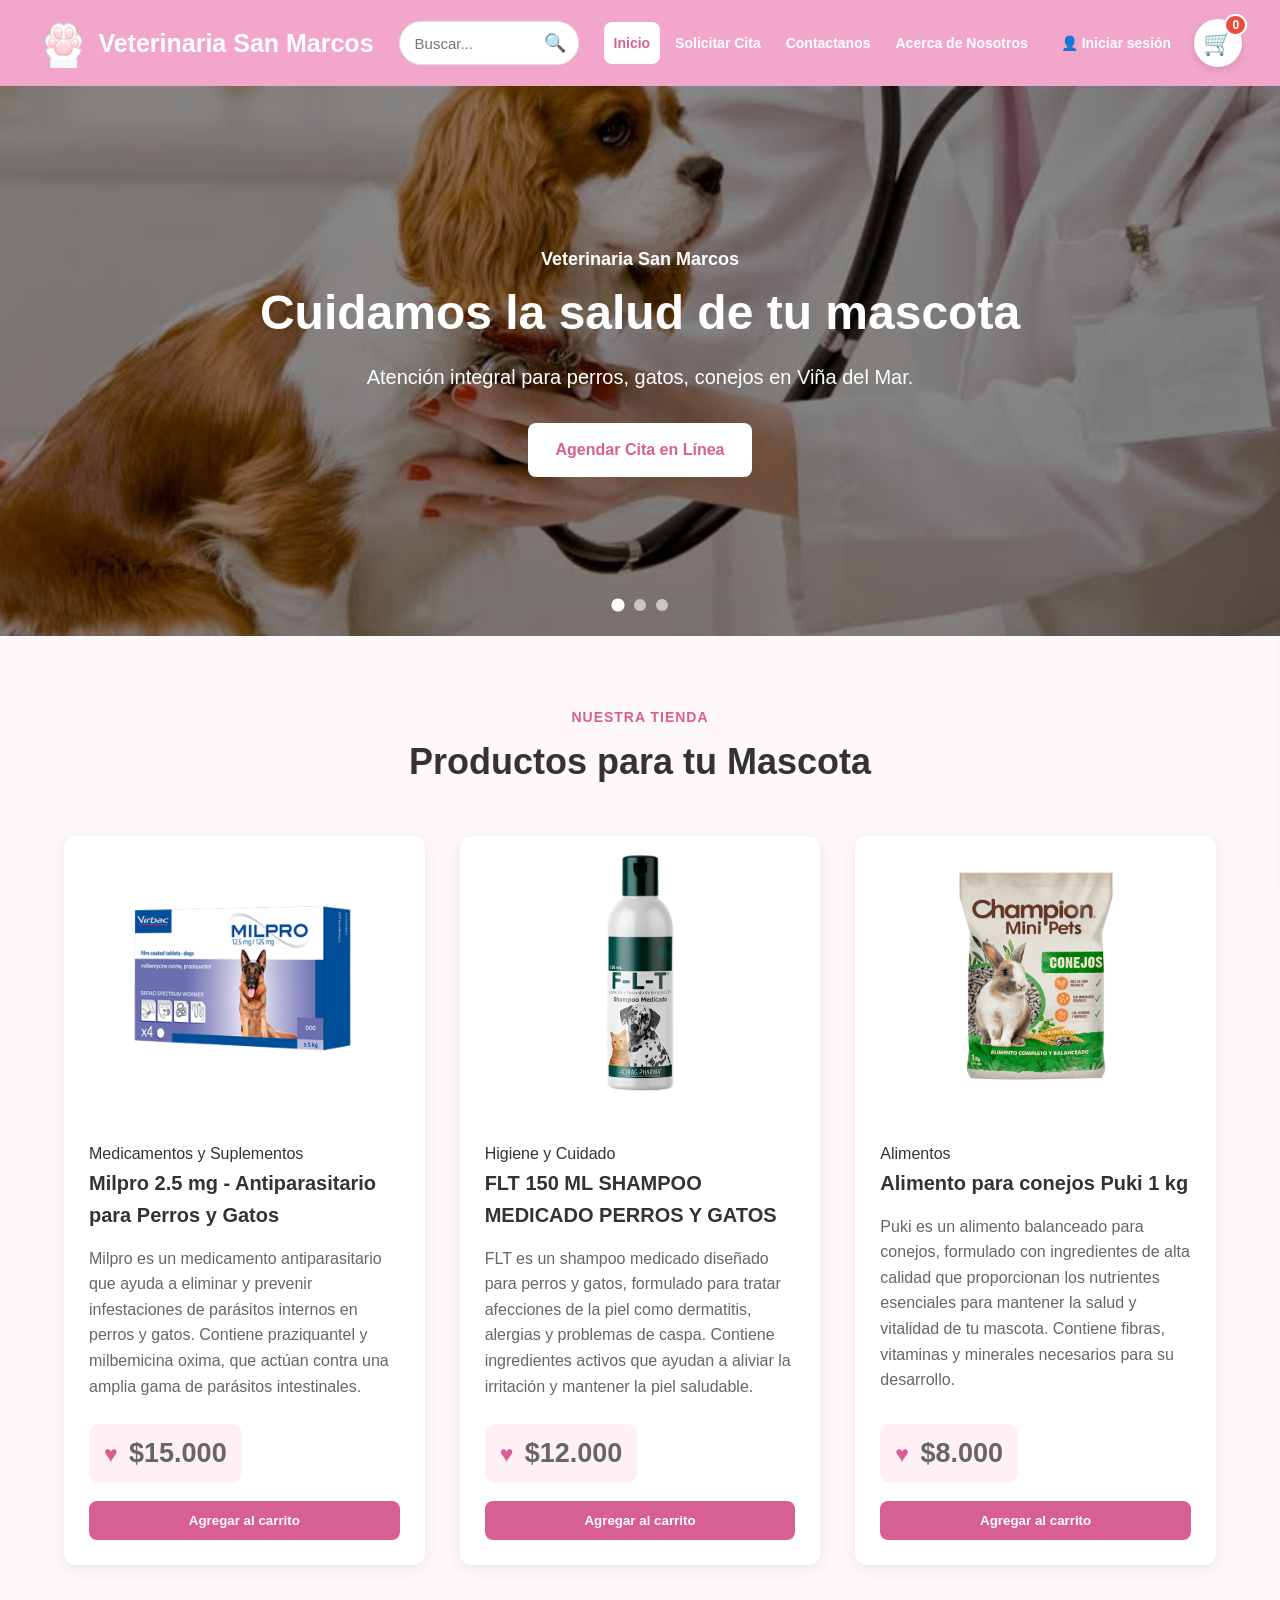
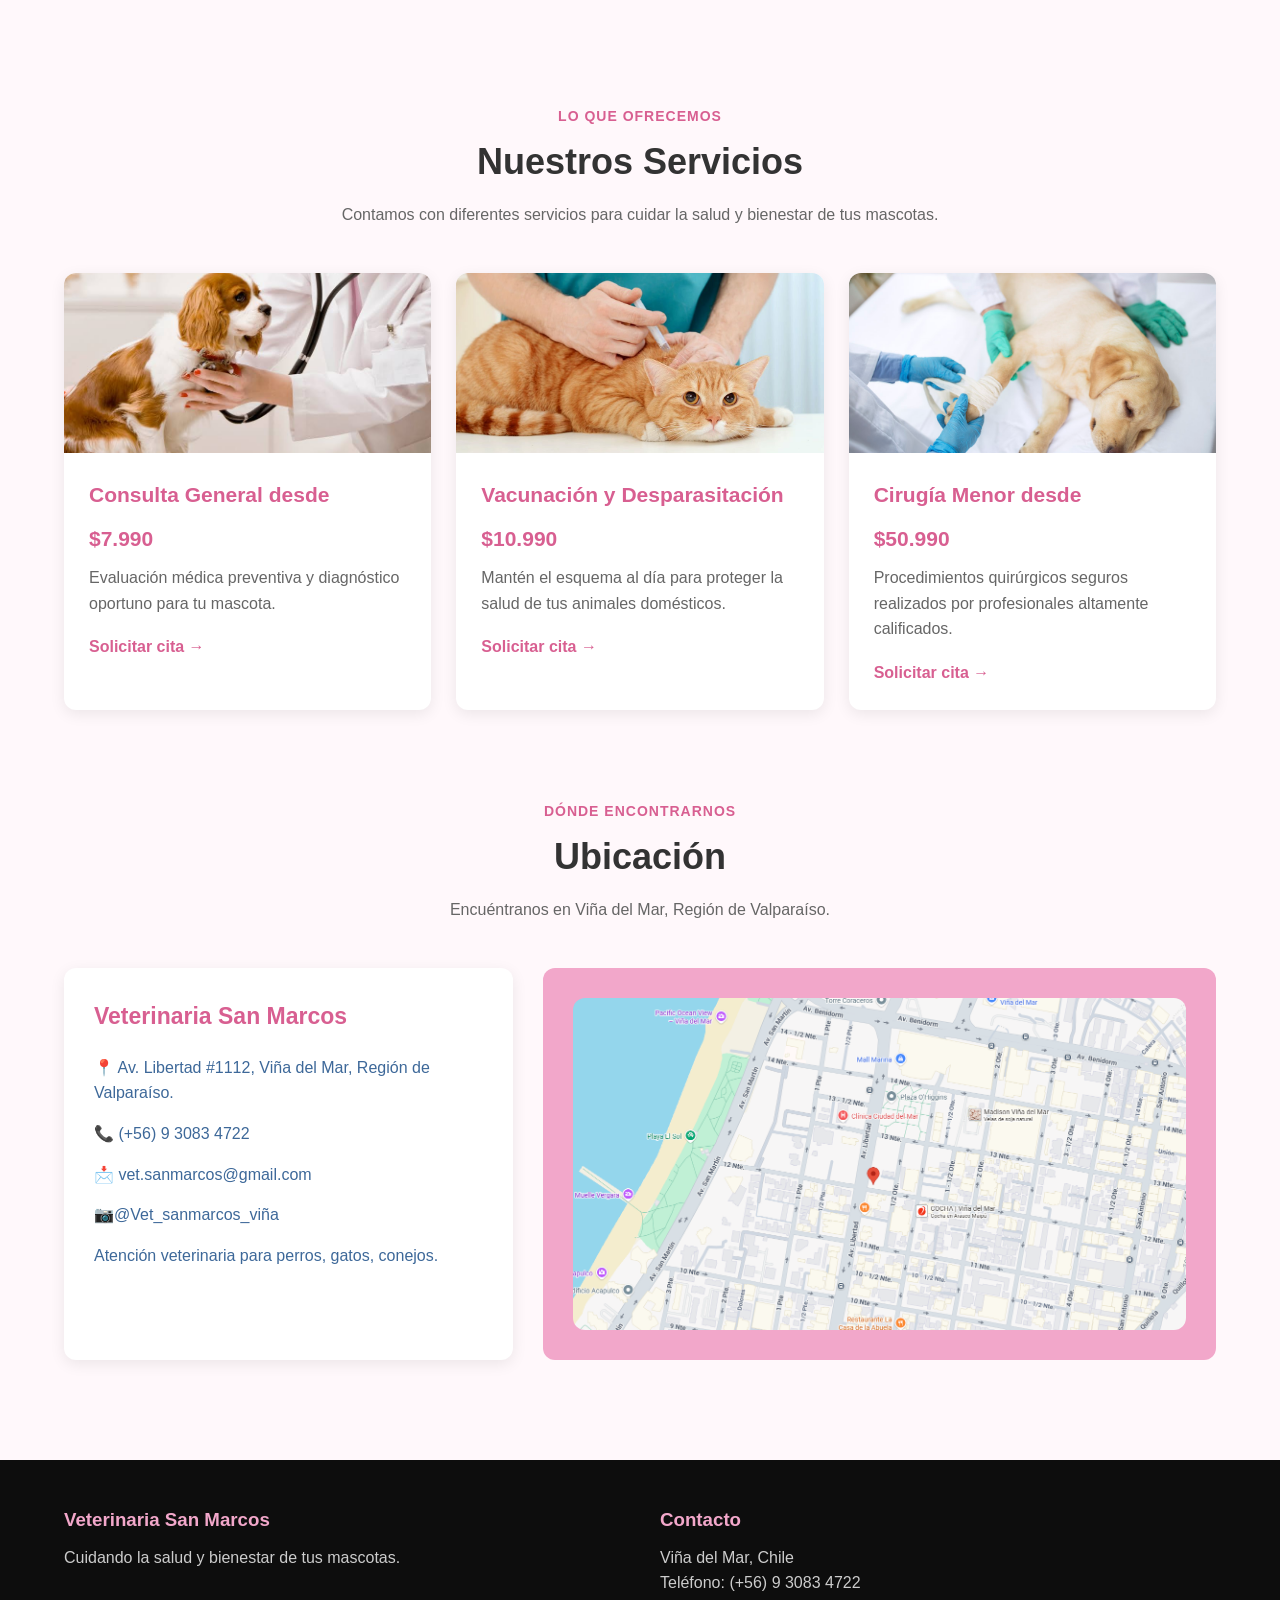
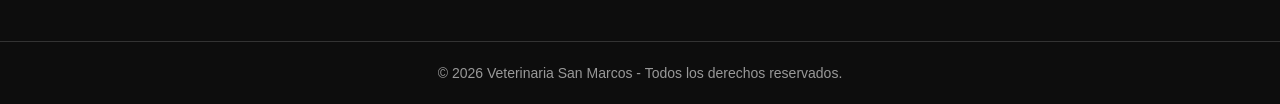
<file: index.html>
<!DOCTYPE html>
<html lang="es">

<head>
  <meta charset="UTF-8">
  <meta name="viewport" content="width=device-width, initial-scale=1.0">
  <link rel="icon" href="assets/img/af0b5c1a02edd66e8cf9aa0a86a5b760.gif" type="image/x-icon">
  <title>
    Veterinaria San Marcos
  </title>
  <link rel="stylesheet" href="css/style.css">
</head>

<body>
  <header>
    <div class="header-container">
      <div class="logo-container">
        <img src="assets/img/af0b5c1a02edd66e8cf9aa0a86a5b760.gif"
          alt="Logo Veterinaria San Marcos"
          class="logo-img">

        <div class="logo">
          <a href="index.html">
            Veterinaria San Marcos
          </a>
        </div>
      </div>

      <div class="search-box">
        <input
          type="text"
          id="searchInput"
          placeholder="Buscar..."
          autocomplete="off"
        >

        <button
          type="button"
          id="searchButton"
          aria-label="Buscar"
        >
          🔍
        </button>

        <div
          id="searchSuggestions"
          class="search-suggestions"
        ></div>
      </div>

      <input
        type="checkbox"
        id="menu-toggle"
      >

      <label
        for="menu-toggle"
        class="menu-icon"
      >
        ☰
      </label>

      <nav class="navbar">
        <ul class="listajiji">
          <li
            id="menuMiPerfil"
            style="display:none;"
          >
            <a href="mi_perfil.html">
              Mi Perfil
            </a>
          </li>

          <li>
            <a
              href="index.html"
              class="active"
            >
              Inicio
            </a>
          </li>

          <li>
            <a href="solicitar_cita.html">
              Solicitar Cita
            </a>
          </li>

          <li
            id="menuMisCitas"
            style="display: none;"
          >
            <a href="mis_citas.html">
              Mis Citas
            </a>
          </li>

          <li>
            <a href="contactanos.html">
              Contactanos
            </a>
          </li>

          <li>
            <a href="acerca_de.html">
              Acerca de Nosotros
            </a>
          </li>

          <li class="menu-sesion-movil">
            <a
              href="inicio_sesion.html"
              class="iniciar-sesion-movil"
            >
              👤 Iniciar sesión
            </a>
          </li>
        </ul>
      </nav>

      <a
        href="inicio_sesion.html"
        class="iniciar-sesion"
      >
        👤 Iniciar sesión
      </a>

      <button
        id="botonCarrito"
        class="carrito-icono"
        type="button"
        aria-label="Abrir carrito"
      >
        🛒

        <span id="contadorCarrito">
          0
        </span>
      </button>
    </div>
  </header>

  <div
    id="carritoPanel"
    class="carrito-panel"
  >
    <div class="carrito-header">
      <h2>
        🛒 Mi Carrito
      </h2>

      <button
        id="cerrarCarrito"
        class="cerrar-carrito"
        type="button"
      >
        ×
      </button>
    </div>

    <div
      id="carritoContenido"
      class="carrito-contenido"
    >
    </div>

    <div class="carrito-footer">
      <div class="carrito-total">
        <span>
          Total:
        </span>

        <strong id="carritoTotal">
          $0
        </strong>
      </div>

      <button
        id="finalizarCompra"
        class="btn-finalizar"
        type="button"
      >
        Finalizar compra
      </button>

      <button
        id="vaciarCarrito"
        class="btn-vaciar"
        type="button"
      >
        Vaciar carrito
      </button>
    </div>
  </div>

  <div
    id="fondoCarrito"
    class="fondo-carrito"
  ></div>

  <main>
    <section class="banner">
      <div class="banner-slide slide-1">
        <div class="banner-content">
          <p class="banner-subtitle">
            Veterinaria San Marcos
          </p>

          <h1>
            Cuidamos la salud de tu mascota
          </h1>

          <p>
            Atención integral para perros, gatos, conejos en Viña del Mar.
          </p>

          <a
            href="solicitar_cita.html"
            class="btn"
          >
            Agendar Cita en Línea
          </a>
        </div>
      </div>

      <div class="banner-slide slide-2">
        <div class="banner-content">
          <p class="banner-subtitle">
            Atención profesional
          </p>

          <h1>
            La salud de tu mascota es nuestra prioridad
          </h1>

          <p>
            Entregamos atención veterinaria responsable y cercana.
          </p>

          <a
            href="solicitar_cita.html"
            class="btn"
          >
            Solicitar Cita
          </a>
        </div>
      </div>

      <div class="banner-slide slide-3">
        <div class="banner-content">
          <p class="banner-subtitle">
            Nuestros servicios
          </p>

          <h1>
            Todo lo que tu mascota necesita
          </h1>

          <p>
            Consulta general, vacunación, desparasitación y cirugía menor.
          </p>

          <a
            href="#servicios"
            class="btn"
          >
            Ver Servicios
          </a>
        </div>
      </div>

      <div class="banner-indicators">
        <span class="indicator active"></span>
        <span class="indicator"></span>
        <span class="indicator"></span>
      </div>
    </section>

    <section
      id="tienda"
      class="section"
    >
      <div class="section-title">
        <p class="section-subtitle">
          Nuestra Tienda
        </p>

        <h2>
          Productos para tu Mascota
        </h2>
      </div>

      <div class="productos-grid">
      </div>
    </section>

    <section
      id="servicios"
      class="section"
    >
      <div class="section-title">
        <p class="section-subtitle">
          Lo que ofrecemos
        </p>

        <h2>
          Nuestros Servicios
        </h2>

        <p>
          Contamos con diferentes servicios para cuidar la salud
          y bienestar de tus mascotas.
        </p>
      </div>

      <div class="grid-container">
        <article class="card">
          <div class="card-image">
            <img
              src="assets/img/images.jpg"
              alt="Consulta médica veterinaria"
            >
          </div>

          <div class="card-content">
            <h3>
              Consulta General desde
            </h3>

            <h3>
              $7.990
            </h3>

            <p>
              Evaluación médica preventiva y diagnóstico oportuno
              para tu mascota.
            </p>

            <a
              href="solicitar_cita.html"
              class="card-link"
            >
              Solicitar cita →
            </a>
          </div>
        </article>

        <article class="card">
          <div class="card-image">
            <img
              src="assets/img/WhatsApp-Image-2023-12-01-at-11.50.35-2.jpeg"
              alt="Vacunación de mascotas"
            >
          </div>

          <div class="card-content">
            <h3>
              Vacunación y Desparasitación
            </h3>

            <h3>
              $10.990
            </h3>

            <p>
              Mantén el esquema al día para proteger la salud
              de tus animales domésticos.
            </p>

            <a
              href="solicitar_cita.html"
              class="card-link"
            >
              Solicitar cita →
            </a>
          </div>
        </article>

        <article class="card">
          <div class="card-image">
            <img
              src="assets/img/CIRUGIA.jpg"
              alt="Cirugía menor"
            >
          </div>

          <div class="card-content">
            <h3>
              Cirugía Menor desde
            </h3>

            <h3>
              $50.990
            </h3>

            <p>
              Procedimientos quirúrgicos seguros realizados por
              profesionales altamente calificados.
            </p>

            <a
              href="solicitar_cita.html"
              class="card-link"
            >
              Solicitar cita →
            </a>
          </div>
        </article>
      </div>
    </section>

    <section
      id="ubicacion"
      class="section location-section"
    >
      <div class="section-title">
        <p class="section-subtitle">
          Dónde encontrarnos
        </p>

        <h2>
          Ubicación
        </h2>

        <p>
          Encuéntranos en Viña del Mar, Región de Valparaíso.
        </p>
      </div>

      <div class="location-container">
        <div class="location-info">
          <h3>
            Veterinaria San Marcos
          </h3>

          <p style="color: rgb(61, 104, 153);">
            📍 Av. Libertad #1112, Viña del Mar, Región de Valparaíso.
          </p>

          <p style="color: rgb(61, 104, 153);">
            📞 (+56) 9 3083 4722
          </p>

          <p style="color: rgb(61, 104, 153);">
            📩 vet.sanmarcos@gmail.com
          </p>

          <p style="color: rgb(61, 104, 153);">
            📷@Vet_sanmarcos_viña
          </p>

          <p style="color: rgb(61, 104, 153);">
            Atención veterinaria para perros, gatos, conejos.
          </p>
        </div>

        <div class="map-placeholder">
          <a href="https://maps.app.goo.gl/M1L8xR1CCYgmtftR7">
            <img
              src="assets/img/Captura de pantalla 2026-08-31 113519.png"
              alt="Ubicación de Veterinaria San Marcos"
              width="600"
              height="400"
            >
          </a>
        </div>
      </div>
    </section>
  </main>

  <footer>
    <div class="footer-container">
      <div>
        <h3>
          Veterinaria San Marcos
        </h3>

        <p>
          Cuidando la salud y bienestar de tus mascotas.
        </p>
      </div>

      <div>
        <h3>
          Contacto
        </h3>

        <p>
          Viña del Mar, Chile
        </p>

        <p>
          Teléfono: (+56) 9 3083 4722
        </p>
      </div>
    </div>

    <div class="footer-bottom">
      <p>
        &copy; 2026 Veterinaria San Marcos -
        Todos los derechos reservados.
      </p>
    </div>
  </footer>

  <script src="script/productos_iniciales.js"></script>
  <script src="script/catalogo.js"></script>
  <script src="script/carrito.js"></script>
  <script src="script/carrusel.js"></script>
  <script src="script/buscador.js"></script>
  <script src="script/sesion.js"></script>
</body>

</html>
</file>
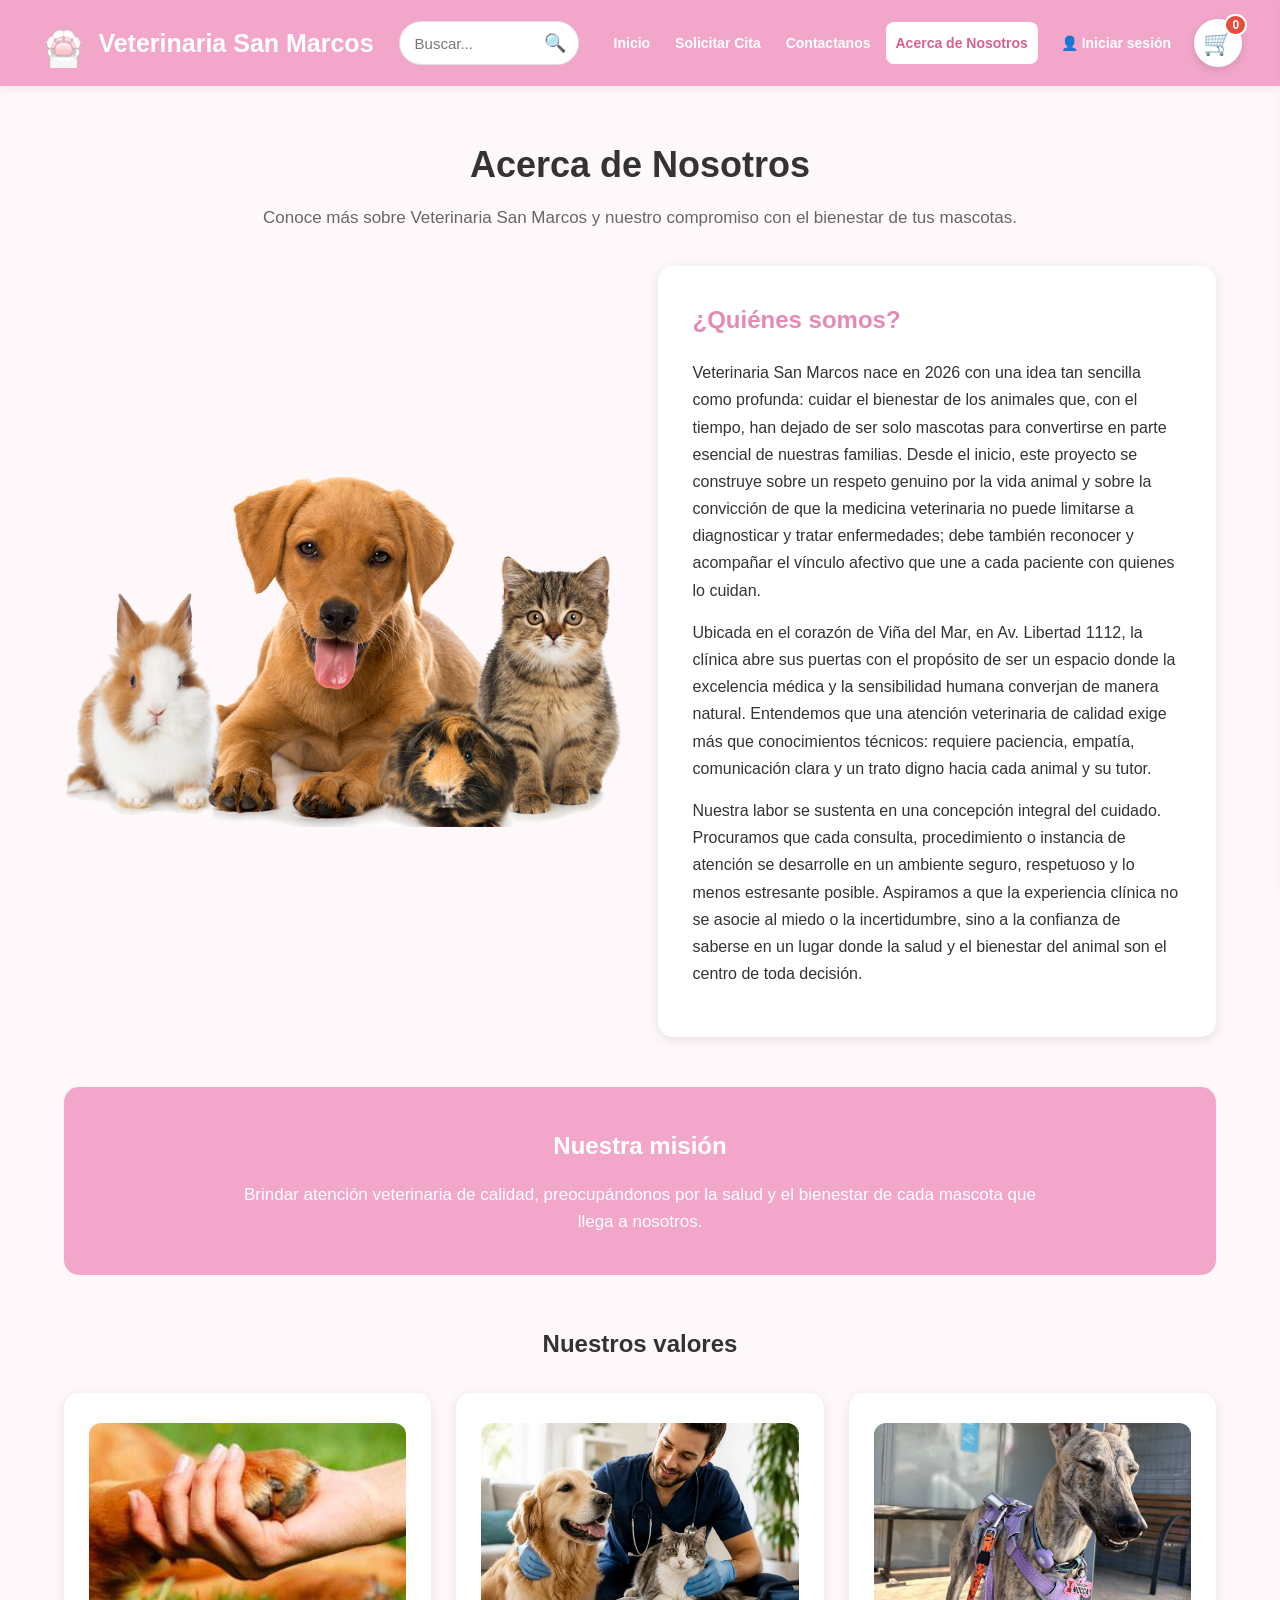
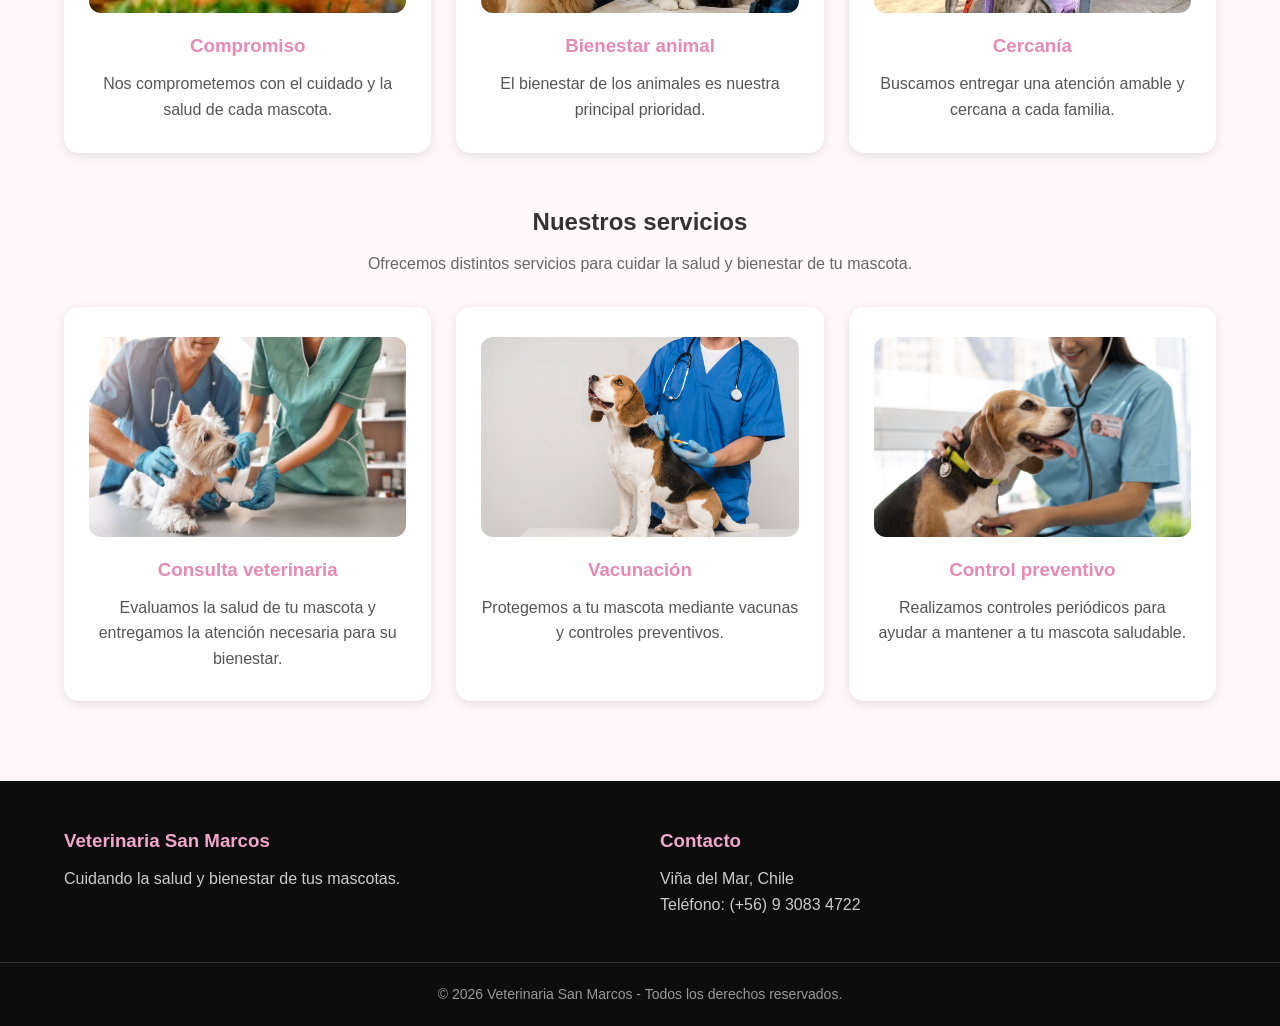
<file: acerca_de.html>
<!DOCTYPE html>
<html lang="es">

<head>
    <meta charset="UTF-8">
    <meta name="viewport" content="width=device-width, initial-scale=1.0">
    <link rel="stylesheet" href="css/style.css">
    <link rel="icon" href="assets/img/af0b5c1a02edd66e8cf9aa0a86a5b760.gif" type="image/x-icon">
    <title>Veterinaria San Marcos</title>
</head>

<body>
    <header>
        <div class="header-container">
            <div class="logo-container">
                <img src="assets/img/af0b5c1a02edd66e8cf9aa0a86a5b760.gif" alt="Logo Veterinaria San Marcos"
                    class="logo-img">
                <div class="logo">
                    <a href="index.html">
                        Veterinaria San Marcos
                    </a>
                </div>
            </div>
            <div class="search-box">
                <input type="text" id="searchInput" placeholder="Buscar..." autocomplete="off">

                <button type="button" id="searchButton" aria-label="Buscar">
                    🔍
                </button>

                <div id="searchSuggestions" class="search-suggestions"></div>
            </div>
            <input type="checkbox" id="menu-toggle">
            <label for="menu-toggle" class="menu-icon">
                ☰
            </label>
            <nav class="navbar">
                <ul class="listajiji">
                    <li id="menuMiPerfil" style="display:none;">
                        <a href="mi_perfil.html">
                            Mi Perfil
                        </a>
                    </li>
                    <li>
                        <a href="index.html">
                            Inicio
                        </a>
                    </li>
                    <li>
                        <a href="solicitar_cita.html">
                            Solicitar Cita
                        </a>
                    </li>
                    <li id="menuMisCitas" style="display: none;">
                        <a href="mis_citas.html">
                            Mis Citas
                        </a>
                    </li>
                    <li>
                        <a href="contactanos.html">
                            Contactanos
                        </a>
                    </li>
                    <li>
                        <a href="acerca_de.html" class="active">
                            Acerca de Nosotros
                        </a>
                    </li>
                    <li class="menu-sesion-movil">
                        <a href="inicio_sesion.html" class="iniciar-sesion-movil">
                            👤 Iniciar sesión
                        </a>
                    </li>
                </ul>
            </nav>
            <a href="inicio_sesion.html" class="iniciar-sesion">
                👤 Iniciar sesión
            </a>
            <button id="botonCarrito" class="carrito-icono" type="button" aria-label="Abrir carrito">
                🛒
                <span id="contadorCarrito">
                    0
                </span>
            </button>
        </div>
    </header>
    <div id="carritoPanel" class="carrito-panel">
        <div class="carrito-header">
            <h2>
                🛒 Mi Carrito
            </h2>
            <button id="cerrarCarrito" class="cerrar-carrito" type="button">
                ×
            </button>
        </div>
        <div id="carritoContenido" class="carrito-contenido">
        </div>
        <div class="carrito-footer">
            <div class="carrito-total">
                <span>
                    Total:
                </span>
                <strong id="carritoTotal">
                    $0
                </strong>
            </div>
            <button id="finalizarCompra" class="btn-finalizar" type="button">
                Finalizar compra
            </button>
            <button id="vaciarCarrito" class="btn-vaciar" type="button">
                Vaciar carrito
            </button>
        </div>
    </div>
    <div id="fondoCarrito" class="fondo-carrito"></div>
    <main>
        <section class="acerca-presentacion">
            <div class="acerca-titulo">
                <h1>
                    Acerca de Nosotros
                </h1>
                <p>
                    Conoce más sobre Veterinaria San Marcos y nuestro
                    compromiso con el bienestar de tus mascotas.
                </p>
            </div>
            <div class="acerca-contenido">
                <div class="acerca-imagen">
                    <img src="assets/img/nuevavida-adopciones-protectora-madrid.png" alt="Veterinaria San Marcos">
                </div>
                <div class="acerca-texto">
                    <h2>
                        ¿Quiénes somos?
                    </h2>
                    <p>
                        Veterinaria San Marcos nace en 2026 con una idea tan sencilla como profunda: cuidar el bienestar
                        de los animales que, con el tiempo, han dejado de ser solo mascotas para convertirse en parte
                        esencial de nuestras familias. Desde el inicio, este proyecto se construye sobre un respeto
                        genuino por la vida animal y sobre la convicción de que la medicina veterinaria no puede
                        limitarse a diagnosticar y tratar enfermedades; debe también reconocer y acompañar el vínculo
                        afectivo que une a cada paciente con quienes lo cuidan.
                    </p>
                    <p>
                        Ubicada en el corazón de Viña del Mar, en Av. Libertad 1112, la clínica abre sus puertas con el
                        propósito de ser un espacio donde la excelencia médica y la sensibilidad humana converjan de
                        manera natural. Entendemos que una atención veterinaria de calidad exige más que conocimientos
                        técnicos: requiere paciencia, empatía, comunicación clara y un trato digno hacia cada animal y
                        su tutor.
                    </p>

                    <p>
                        Nuestra labor se sustenta en una concepción integral del cuidado. Procuramos que cada consulta,
                        procedimiento o instancia de atención se desarrolle en un ambiente seguro, respetuoso y lo menos
                        estresante posible. Aspiramos a que la experiencia clínica no se asocie al miedo o la
                        incertidumbre, sino a la confianza de saberse en un lugar donde la salud y el bienestar del
                        animal son el centro de toda decisión.
                    </p>
                </div>
            </div>
        </section>
        <section class="acerca-mision">
            <h2>
                Nuestra misión
            </h2>
            <p>
                Brindar atención veterinaria de calidad,
                preocupándonos por la salud y el bienestar
                de cada mascota que llega a nosotros.
            </p>
        </section>
        <section class="acerca-valores">
            <h2>
                Nuestros valores
            </h2>
            <div class="valores-container">
                <div class="valor-card">
                    <img src="assets/img/compromiso.jpg" alt="Compromiso con las mascotas" class="imagen-valor">
                    <h3>
                        Compromiso
                    </h3>
                    <p>
                        Nos comprometemos con el cuidado y
                        la salud de cada mascota.
                    </p>
                </div>
                <div class="valor-card">
                    <img src="assets/img/1787374654826-bienestar-animal-como-cuidar-la-salud-y-calidad-de-vida-de-tu-mascota-en-arauco-santa-juana-y-alrededores.webp"
                        alt="Bienestar animal" class="imagen-valor">
                    <h3>
                        Bienestar animal
                    </h3>
                    <p>
                        El bienestar de los animales es
                        nuestra principal prioridad.
                    </p>
                </div>
                <div class="valor-card">
                    <img src="assets/img/popa.jpeg" alt="Atención cercana a las familias" class="imagen-valor">
                    <h3>
                        Cercanía
                    </h3>
                    <p>
                        Buscamos entregar una atención
                        amable y cercana a cada familia.
                    </p>
                </div>
            </div>
        </section>
        <section class="acerca-servicios">
            <h2>
                Nuestros servicios
            </h2>
            <p class="servicios-descripcion">
                Ofrecemos distintos servicios para cuidar
                la salud y bienestar de tu mascota.
            </p>
            <div class="servicios-acerca-container">
                <div class="servicio-acerca-card">
                    <img src="assets/img/consulta_veterinaria.jpg" alt="Consulta veterinaria"
                        class="imagen-servicio-acerca">
                    <h3>
                        Consulta veterinaria
                    </h3>
                    <p>
                        Evaluamos la salud de tu mascota
                        y entregamos la atención necesaria
                        para su bienestar.
                    </p>
                </div>
                <div class="servicio-acerca-card">
                    <img src="assets/img/vacunacion.png" alt="Vacunación de mascotas" class="imagen-servicio-acerca">
                    <h3>
                        Vacunación
                    </h3>
                    <p>
                        Protegemos a tu mascota mediante
                        vacunas y controles preventivos.
                    </p>
                </div>
                <div class="servicio-acerca-card">
                    <img src="assets/img/VETERINARIO-CUATRO.jpg" alt="Control preventivo de mascotas"
                        class="imagen-servicio-acerca">
                    <h3>
                        Control preventivo
                    </h3>
                    <p>
                        Realizamos controles periódicos
                        para ayudar a mantener a tu
                        mascota saludable.
                    </p>
                </div>
            </div>
        </section>
    </main>
    <footer>
        <div class="footer-container">
            <div>
                <h3>
                    Veterinaria San Marcos
                </h3>
                <p>
                    Cuidando la salud y bienestar de tus mascotas.
                </p>
            </div>
            <div>
                <h3>
                    Contacto
                </h3>
                <p>
                    Viña del Mar, Chile
                </p>
                <p>
                    Teléfono: (+56) 9 3083 4722
                </p>
            </div>
        </div>
        <div class="footer-bottom">
            <p>
                &copy; 2026 Veterinaria San Marcos -
                Todos los derechos reservados.
            </p>
        </div>
    </footer>
    <script src="script/carrito.js"></script>
    <script src="script/buscador.js"></script>
    <script src="script/sesion.js"></script>
</body>

</html>
</file>
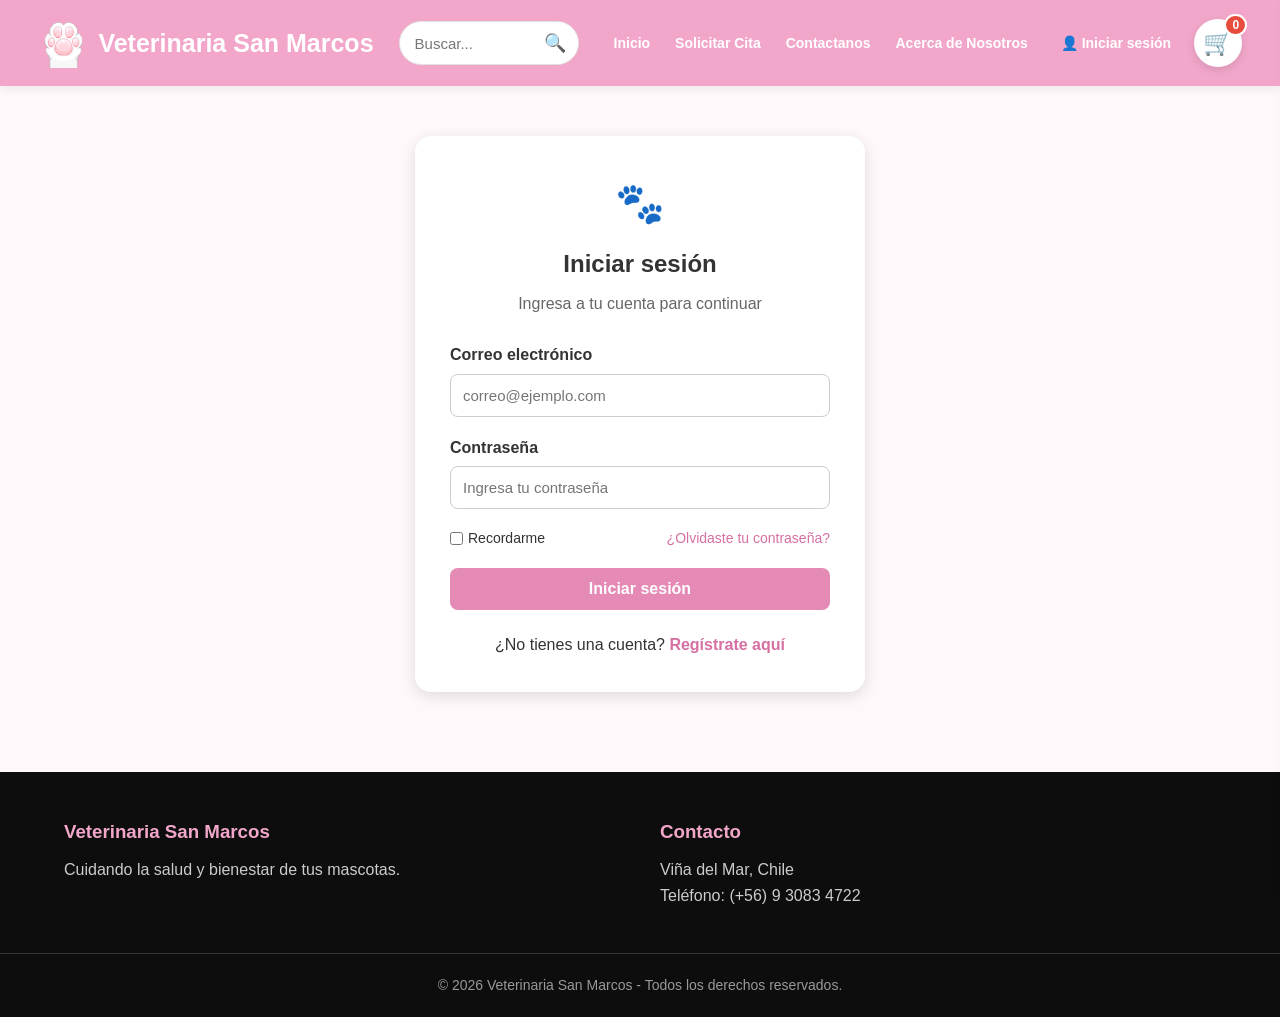
<file: admin_citas.html>
<!DOCTYPE html>
<html lang="es">

<head>
    <meta charset="UTF-8">
    <meta name="viewport" content="width=device-width, initial-scale=1.0">
    <link rel="stylesheet" href="css/style_admin.css">
    <link rel="icon" href="assets/img/af0b5c1a02edd66e8cf9aa0a86a5b760.gif" type="image/x-icon">
    <title>Citas - Veterinaria San Marcos</title>
</head>

<body>

    <div class="admin-layout">

        <aside class="sidebar">

            <div class="sidebar-logo">
                <img src="assets/img/af0b5c1a02edd66e8cf9aa0a86a5b760.gif" alt="Logo Veterinaria San Marcos">
                <h2>San Marcos</h2>
                <p>Administración</p>
            </div>

            <nav class="sidebar-nav">
                <a href="admin_dashboard.html">Dashboard</a>
                <a href="admin_citas.html" class="active">Citas</a>
                <a href="admin_usuarios.html">Usuarios</a>
                <a href="admin_productos.html">Productos</a>
                <a href="admin_mensajes.html">Mensajes</a>
            </nav>

            <button id="cerrarSesion" class="btn-cerrar-sesion" type="button">
                Cerrar sesión
            </button>

        </aside>

        <main class="admin-main">

            <div class="admin-header">
                <div>
                    <h1>Gestión de Citas</h1>
                    <p>Revisa y administra las citas solicitadas por los clientes.</p>
                </div>

                <div class="admin-usuario">
                    Administrador
                </div>
            </div>

            <section class="admin-resumen">

                <div class="resumen-card">
                    <h3>Total</h3>
                    <p class="resumen-numero" id="totalCitas">0</p>
                    <span>Citas registradas</span>
                </div>

                <div class="resumen-card">
                    <h3>Pendientes</h3>
                    <p class="resumen-numero" id="totalPendientes">0</p>
                    <span>Por confirmar</span>
                </div>

                <div class="resumen-card">
                    <h3>Confirmadas</h3>
                    <p class="resumen-numero" id="totalConfirmadas">0</p>
                    <span>Citas confirmadas</span>
                </div>

                <div class="resumen-card">
                    <h3>Rechazadas</h3>
                    <p class="resumen-numero" id="totalRechazadas">0</p>
                    <span>Citas rechazadas</span>
                </div>

            </section>

            <section class="admin-seccion">

                <div class="seccion-header">
                    <h2>Todas las citas</h2>
                </div>

                <div class="tabla-contenedor">

                    <table class="tabla-admin">

                        <thead>
                            <tr>
                                <th>Código</th>
                                <th>Fecha</th>
                                <th>Hora</th>
                                <th>Mascota</th>
                                <th>Tutor</th>
                                <th>Servicio</th>
                                <th>Estado</th>
                                <th>Acciones</th>
                            </tr>
                        </thead>

                        <tbody id="tablaCitas"></tbody>

                    </table>

                </div>

            </section>

        </main>

    </div>

    <script src="script/admin_citas.js"></script>

</body>

</html>
</file>
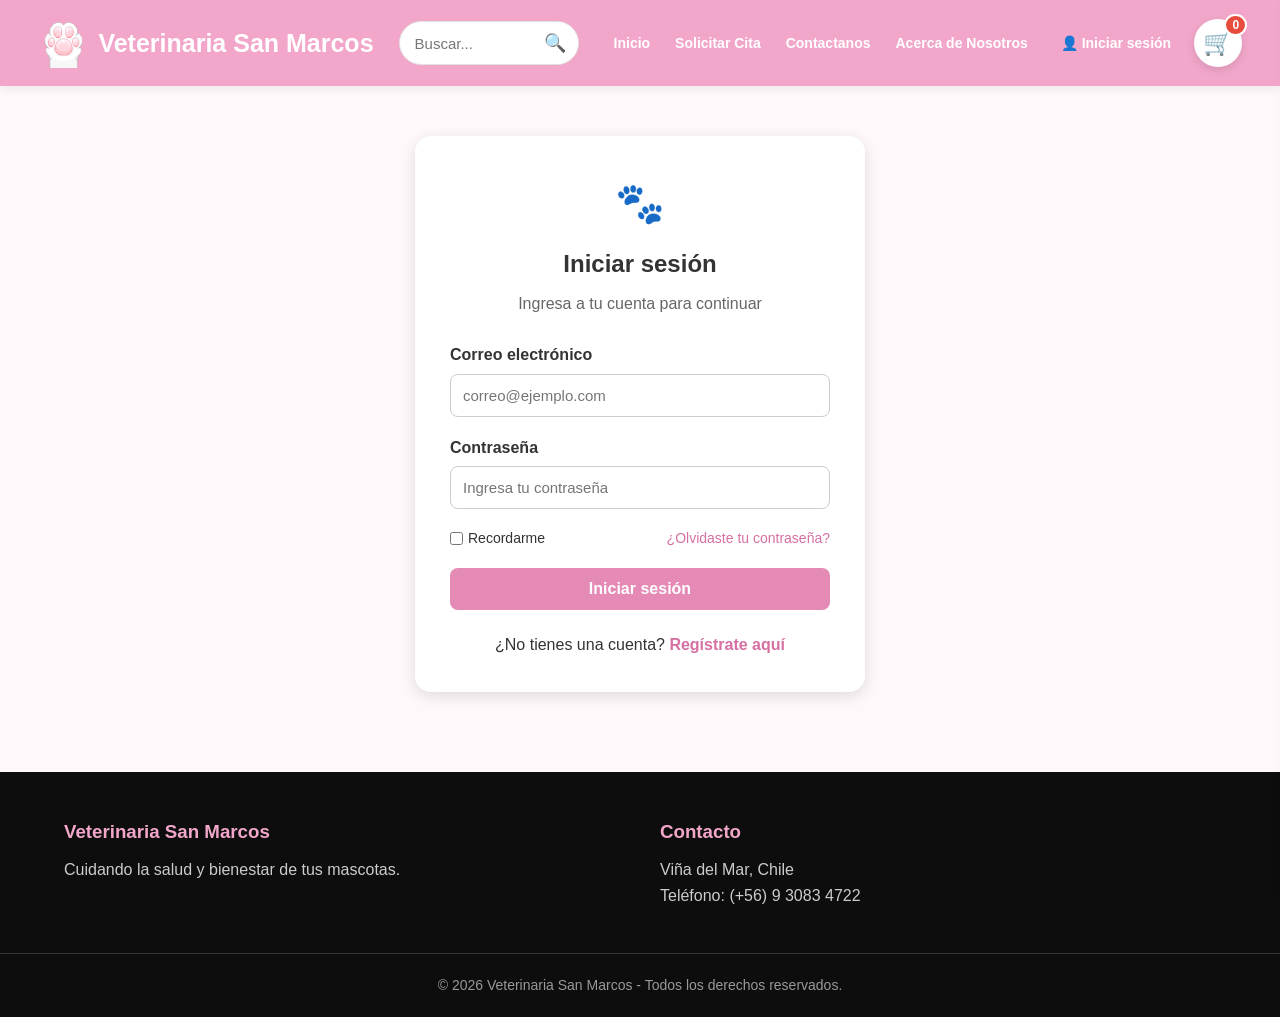
<file: admin_dashboard.html>
<!DOCTYPE html>
<html lang="es">
<head>
    <meta charset="UTF-8">
    <meta name="viewport" content="width=device-width, initial-scale=1.0">
    <link rel="icon" href="assets/img/af0b5c1a02edd66e8cf9aa0a86a5b760.gif" type="image/x-icon">
    <title>Dashboard - Veterinaria San Marcos</title>
    <link rel="stylesheet" href="css/style_admin.css">

</head>

<body>

    <div class="admin-layout">

        <aside class="sidebar">

            <div class="sidebar-logo">
                <img src="assets/img/af0b5c1a02edd66e8cf9aa0a86a5b760.gif" alt="Logo Veterinaria San Marcos">
                <h2>San Marcos</h2>
                <p>Administración</p>
            </div>

            <nav class="sidebar-nav">
                <a href="admin_dashboard.html" class="active">Dashboard</a>
                <a href="admin_citas.html">Citas</a>
                <a href="admin_usuarios.html">Usuarios</a>
                <a href="admin_productos.html">Productos</a>
                <a href="admin_mensajes.html">Mensajes</a>
            </nav>

            <button id="cerrarSesion" class="btn-cerrar-sesion" type="button">
                Cerrar sesión
            </button>

        </aside>

        <main class="admin-main">

            <div class="admin-header">
                <div>
                    <h1>Dashboard</h1>
                    <p>Resumen general de Veterinaria San Marcos.</p>
                </div>
            </div>

            <section class="dashboard-resumen">

                <div class="dashboard-card">
                    <span>Total de citas</span>
                    <strong id="totalCitas">0</strong>
                </div>

                <div class="dashboard-card">
                    <span>Total de usuarios</span>
                    <strong id="totalUsuarios">0</strong>
                </div>

                <div class="dashboard-card">
                    <span>Productos y servicios</span>
                    <strong id="totalProductos">0</strong>
                </div>

            </section>

            <section class="dashboard-contenido">

                <div class="dashboard-panel">

                    <h2>Últimas citas</h2>

                    <div class="tabla-contenedor">
                        <table class="dashboard-tabla">
                            <thead>
                                <tr>
                                    <th>Código</th>
                                    <th>Cliente</th>
                                    <th>Mascota</th>
                                    <th>Fecha</th>
                                    <th>Hora</th>
                                    <th>Estado</th>
                                </tr>
                            </thead>
                            <tbody id="tablaCitas"></tbody>
                        </table>
                    </div>

                </div>

                <div class="dashboard-panel">

                    <h2>Accesos rápidos</h2>

                    <div class="accesos-rapidos">
                        <a href="admin_citas.html" class="acceso-rapido">
                            📅 Administrar citas
                        </a>

                        <a href="admin_usuarios.html" class="acceso-rapido">
                            👥 Administrar usuarios
                        </a>

                        <a href="admin_productos.html" class="acceso-rapido">
                            📦 Administrar productos
                        </a>
                    </div>

                </div>

            </section>

        </main>

    </div>

    <script src="script/admin.js"></script>

</body>

</html>
</file>
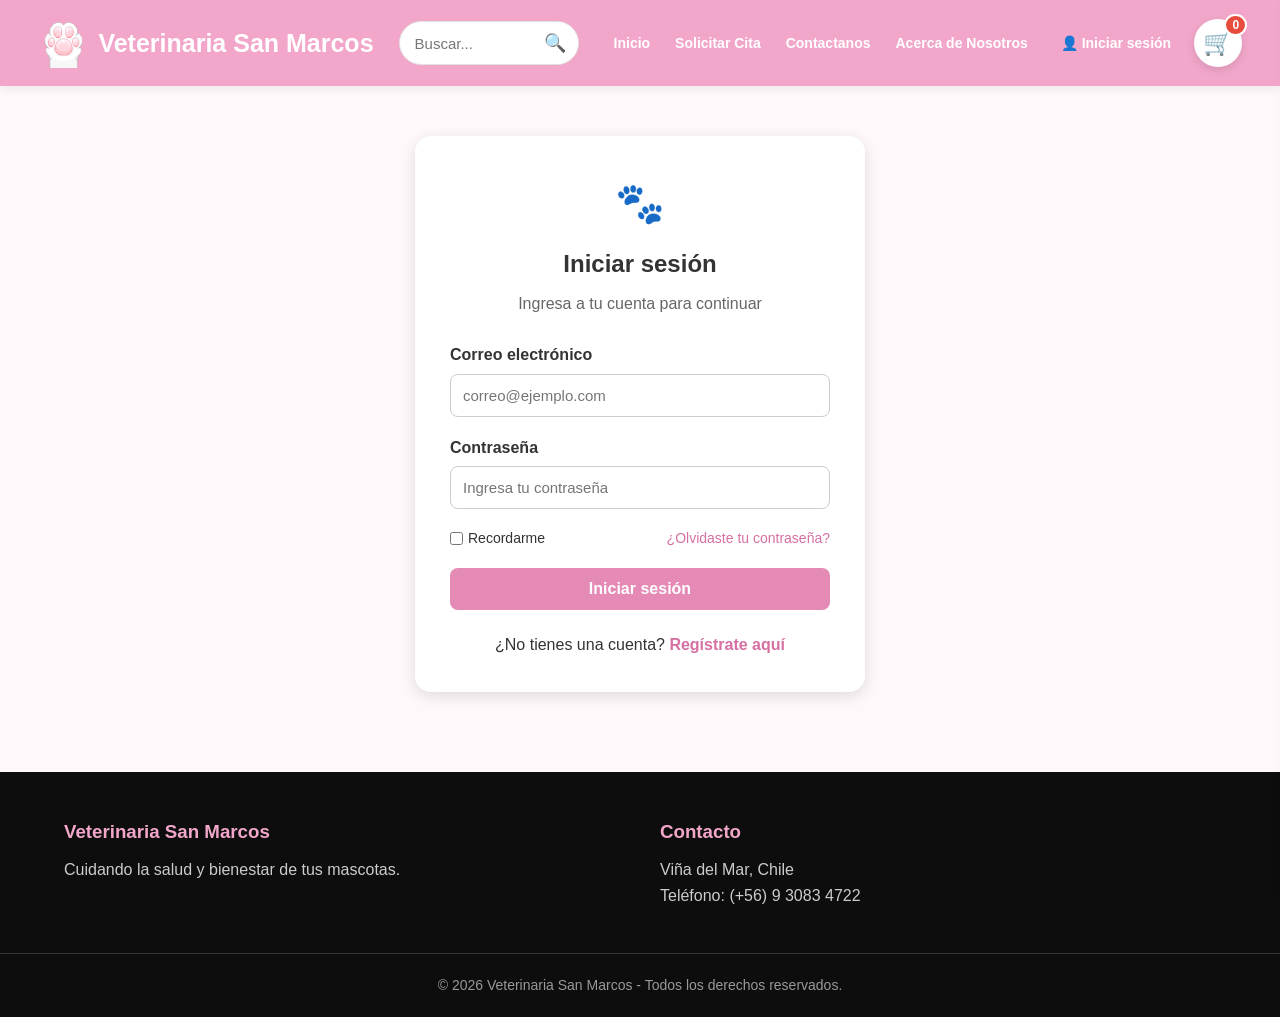
<file: admin_mensajes.html>
<!DOCTYPE html>
<html lang="es">
<head>
    <meta charset="UTF-8">
    <meta name="viewport" content="width=device-width, initial-scale=1.0">
    <link rel="stylesheet" href="css/style_admin.css">
    <link
        rel="icon"
        href="assets/img/af0b5c1a02edd66e8cf9aa0a86a5b760.gif"
        type="image/x-icon"
    >
    <title>Mensajes | Veterinaria San Marcos</title>
</head>
<body>

    <div class="admin-layout">

        <aside class="sidebar">

            <div class="sidebar-logo">
                <img
                    src="assets/img/af0b5c1a02edd66e8cf9aa0a86a5b760.gif"
                    alt="Logo Veterinaria San Marcos"
                >

                <h2>
                    San Marcos
                </h2>

                <p>
                    Administración
                </p>
            </div>

            <nav class="sidebar-nav">

                <a href="admin_dashboard.html">
                    Dashboard
                </a>

                <a href="admin_citas.html">
                    Citas
                </a>

                <a href="admin_usuarios.html">
                    Usuarios
                </a>

                <a href="admin_productos.html">
                    Productos
                </a>

                <a
                    href="admin_mensajes.html"
                    class="active"
                >
                    Mensajes
                </a>

            </nav>

            <button
                id="cerrarSesion"
                class="btn-cerrar-sesion"
                type="button"
            >
                Cerrar sesión
            </button>

        </aside>

        <main class="admin-main">

            <header class="admin-header">

                <div>
                    <h1>
                        Mensajes de Contacto
                    </h1>

                    <p>
                        Revisa los mensajes enviados desde el formulario de contacto.
                    </p>
                </div>

            </header>

            <section class="admin-resumen">

                <div class="resumen-card">
                    <h3>
                        Total mensajes
                    </h3>

                    <span id="totalMensajes">
                        0
                    </span>
                </div>

                <div class="resumen-card">
                    <h3>
                        Nuevos
                    </h3>

                    <span id="totalNuevos">
                        0
                    </span>
                </div>

                <div class="resumen-card">
                    <h3>
                        Leídos
                    </h3>

                    <span id="totalLeidos">
                        0
                    </span>
                </div>

                <div class="resumen-card">
                    <h3>
                        Respondidos
                    </h3>

                    <span id="totalRespondidos">
                        0
                    </span>
                </div>

            </section>

            <section class="admin-tabla-section">

                <div class="tabla-header">

                    <div>
                        <h2>
                            Mensajes recibidos
                        </h2>
                    </div>

                    <div>
                        <input
                            type="text"
                            id="buscarMensaje"
                            placeholder="Buscar mensaje..."
                        >
                    </div>

                </div>

                <div class="tabla-contenedor">

                    <table class="admin-table">

                        <thead>
                            <tr>
                                <th>
                                    Nombre
                                </th>

                                <th>
                                    Correo
                                </th>

                                <th>
                                    Teléfono
                                </th>

                                <th>
                                    Mensaje
                                </th>

                                <th>
                                    Fecha
                                </th>

                                <th>
                                    Estado
                                </th>

                                <th>
                                    Acciones
                                </th>
                            </tr>
                        </thead>

                        <tbody id="tablaMensajes">
                        </tbody>

                    </table>

                </div>

            </section>

        </main>

    </div>

    <script src="script/admin_mensajes.js"></script>

</body>
</html>
</file>
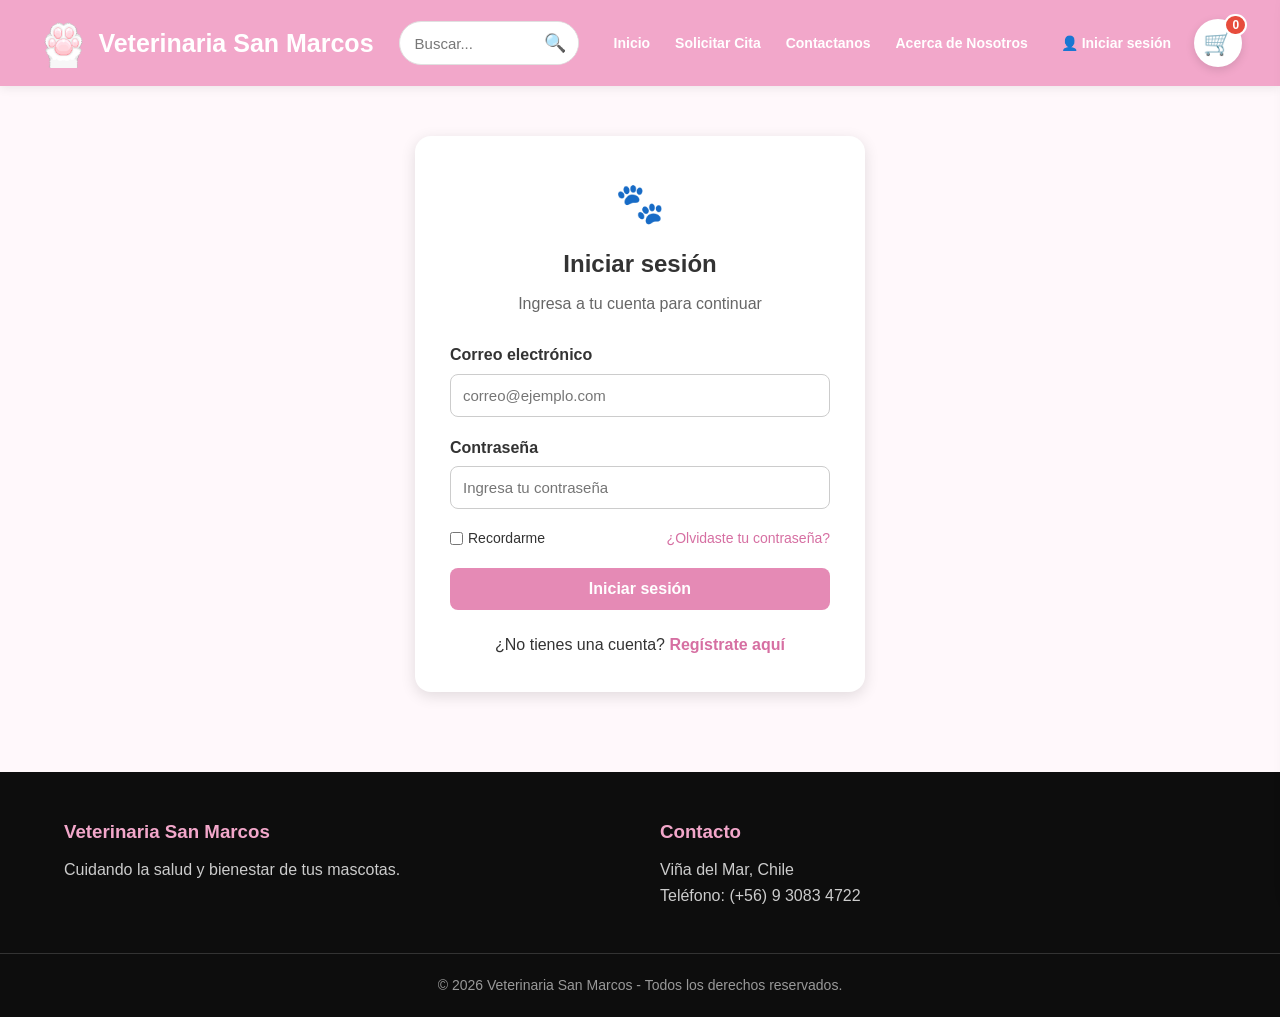
<file: admin_productos.html>
<!DOCTYPE html>
<html lang="es">

<head>
    <meta charset="UTF-8">
    <meta name="viewport" content="width=device-width, initial-scale=1.0">
    <link rel="stylesheet" href="css/style_admin.css">
    <link rel="icon" href="assets/img/af0b5c1a02edd66e8cf9aa0a86a5b760.gif" type="image/x-icon">
    <title>
        Productos y Servicios - Veterinaria San Marcos
    </title>
</head>

<body>
    <div class="admin-layout">
        <aside class="sidebar">
            <div class="sidebar-logo">
                <img src="assets/img/af0b5c1a02edd66e8cf9aa0a86a5b760.gif" alt="Logo Veterinaria San Marcos">
                <h2>
                    San Marcos
                </h2>
                <p>
                    Administración
                </p>
            </div>
            <nav class="sidebar-nav">
                <a href="admin_dashboard.html">
                    Dashboard
                </a>
                <a href="admin_citas.html">
                    Citas
                </a>
                <a href="admin_usuarios.html">
                    Usuarios
                </a>
                <a href="admin_productos.html" class="active">
                    Productos
                </a>
                <a href="admin_mensajes.html">
                    Mensajes</a>
            </nav>
            <button id="cerrarSesion" class="btn-cerrar-sesion" type="button">
                Cerrar sesión
            </button>
        </aside>
        <main class="admin-main">
            <div class="admin-header">
                <div>
                    <h1>
                        Productos y Servicios
                    </h1>
                    <p>
                        Administra los productos y servicios disponibles
                        en Veterinaria San Marcos.
                    </p>
                </div>
                <div class="admin-usuario">
                    Administrador
                </div>
            </div>
            <section class="admin-resumen">
                <div class="resumen-card">
                    <h3>
                        Total
                    </h3>
                    <p class="resumen-numero" id="totalItems">
                        0
                    </p>
                    <span>
                        Productos y servicios
                    </span>
                </div>
                <div class="resumen-card">
                    <h3>
                        Productos
                    </h3>
                    <p class="resumen-numero" id="totalProductos">
                        0
                    </p>
                    <span>
                        Productos registrados
                    </span>
                </div>
                <div class="resumen-card">
                    <h3>
                        Servicios
                    </h3>
                    <p class="resumen-numero" id="totalServicios">
                        0
                    </p>
                    <span>
                        Servicios registrados
                    </span>
                </div>
                <div class="resumen-card">
                    <h3>
                        Stock crítico
                    </h3>
                    <p class="resumen-numero" id="totalCriticos">
                        0
                    </p>
                    <span>
                        Productos con alerta
                    </span>
                </div>
            </section>
            <section class="admin-seccion">
                <div class="seccion-header">
                    <h2 id="tituloFormulario">
                        Agregar producto o servicio
                    </h2>
                </div>
                <form id="formProducto" class="form-admin-producto">
                    <div class="campo-admin">
                        <label for="codigo">
                            Código *
                        </label>
                        <input type="text" id="codigo" minlength="3" placeholder="Ej: PROD001" required>
                    </div>
                    <div class="campo-admin">
                        <label for="tipo">
                            Tipo *
                        </label>
                        <select id="tipo" required>
                            <option value="">
                                Selecciona
                            </option>
                            <option value="producto">
                                Producto
                            </option>
                            <option value="servicio">
                                Servicio
                            </option>
                        </select>
                    </div>
                    <div class="campo-admin">
                        <label for="nombre">
                            Nombre *
                        </label>
                        <input type="text" id="nombre" placeholder="Nombre del producto o servicio" required>
                    </div>
                    <div class="campo-admin">
                        <label for="categoria">
                            Categoría *
                        </label>
                        <input type="text" id="categoria" placeholder="Ej: Alimentos, Higiene, Consulta..." required>
                    </div>
                    <div class="campo-admin">
                        <label for="imagen">
                            Imagen
                        </label>
                        <input type="text" id="imagen" placeholder="Ej: assets/img/pelota-perro.jpg">
                        <small>
                            Ingresa la ruta de una imagen guardada en assets/img/
                        </small>
                    </div>
                    <div class="campo-admin">
                        <label for="precio">
                            Precio CLP *
                        </label>
                        <input type="number" id="precio" min="0" placeholder="Ej: 15990" required>
                    </div>
                    <div class="campo-admin" id="campoStockActual">
                        <label for="stockActual">
                            Stock actual *
                        </label>
                        <input type="number" id="stockActual" min="0" value="0">
                    </div>
                    <div class="campo-admin" id="campoStockCritico">
                        <label for="stockCritico">
                            Stock crítico *
                        </label>
                        <input type="number" id="stockCritico" min="0" value="0">
                    </div>
                    <div class="campo-admin campo-descripcion">
                        <label for="descripcion">
                            Descripción
                        </label>
                        <textarea id="descripcion" rows="4"
                            placeholder="Descripción del producto o servicio..."></textarea>
                    </div>
                    <div class="acciones-form-producto">
                        <button type="submit" class="btn-guardar-producto" id="btnGuardar">
                            Guardar
                        </button>
                        <button type="button" class="btn-cancelar-edicion" id="btnCancelar">
                            Cancelar edición
                        </button>
                    </div>
                </form>
            </section>
            <section class="alerta-stock" id="alertaStock">
                <strong>
                    ⚠ Atención:
                </strong>
                Hay productos con stock crítico.
            </section>
            <section class="admin-seccion">
                <div class="seccion-header">
                    <h2>
                        Listado
                    </h2>
                </div>
                <div class="tabla-contenedor">
                    <table class="tabla-admin">
                        <thead>
                            <tr>
                                <th>
                                    Código
                                </th>
                                <th>
                                    Tipo
                                </th>
                                <th>
                                    Nombre
                                </th>
                                <th>
                                    Categoría
                                </th>
                                <th>
                                    Precio
                                </th>
                                <th>
                                    Stock actual
                                </th>
                                <th>
                                    Stock crítico
                                </th>
                                <th>
                                    Estado
                                </th>
                                <th>
                                    Acciones
                                </th>
                            </tr>
                        </thead>
                        <tbody id="tablaProductos">
                        </tbody>
                    </table>
                </div>
            </section>
        </main>
    </div>
    <script src="script/productos_iniciales.js"></script>
    <script src="script/admin_productos.js"></script>
</body>

</html>
</file>
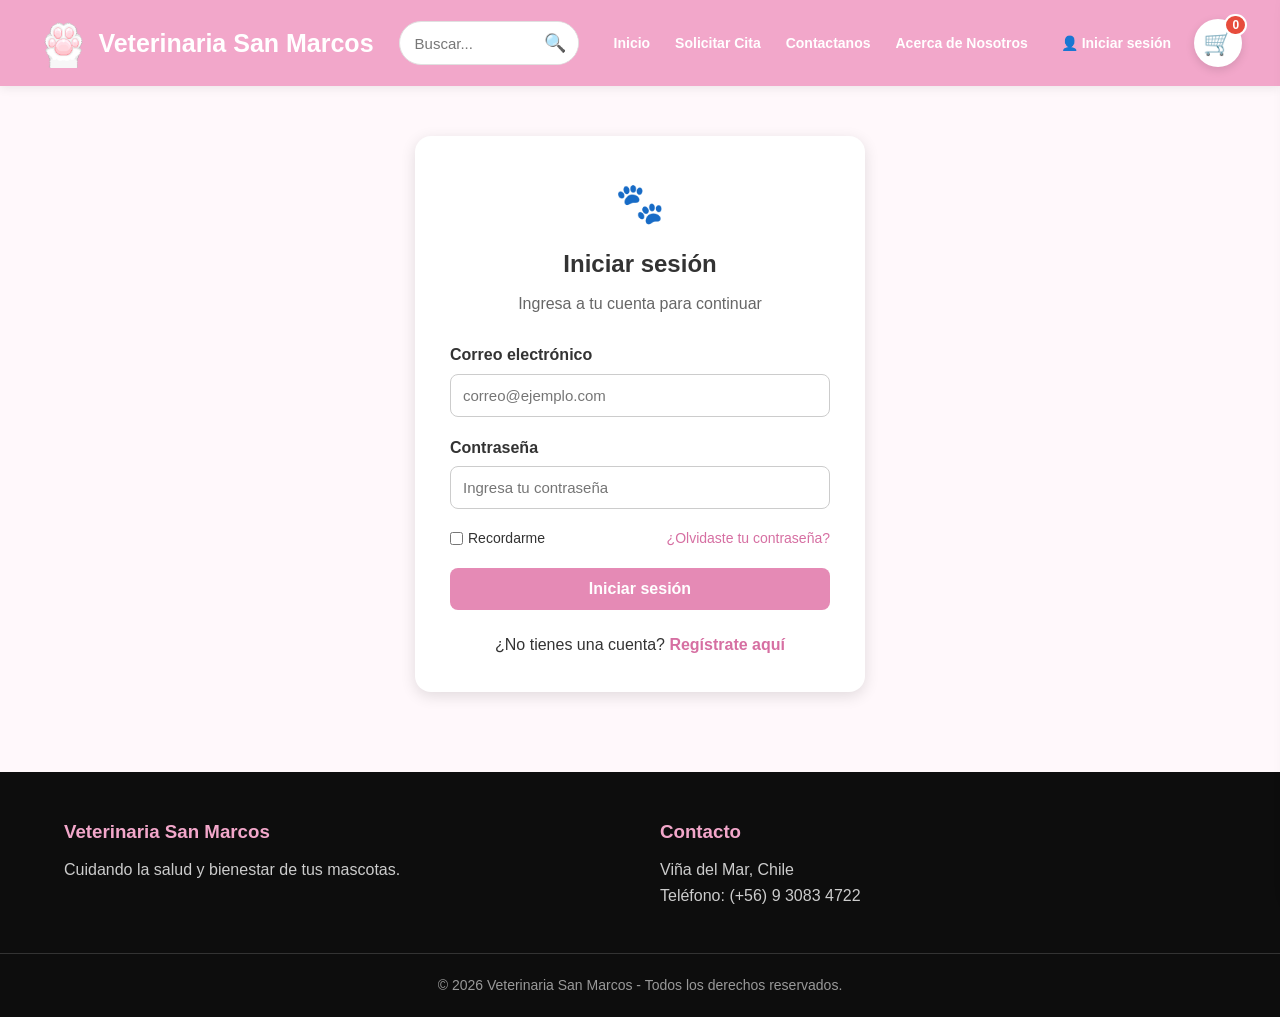
<file: admin_usuarios.html>
<!DOCTYPE html>
<html lang="es">
<head>
    <meta charset="UTF-8">
    <meta
        name="viewport"
        content="width=device-width, initial-scale=1.0">
    <link
        rel="icon"
        href="assets/img/af0b5c1a02edd66e8cf9aa0a86a5b760.gif"
        type="image/x-icon">
    <title>
        Administrar Usuarios - Veterinaria San Marcos
    </title>
    <link
        rel="stylesheet"
        href="css/style_admin.css">
</head>
<body>
    <div class="admin-layout">
        <aside class="sidebar">
            <div class="sidebar-logo">
                <img
                    src="assets/img/af0b5c1a02edd66e8cf9aa0a86a5b760.gif"
                    alt="Logo Veterinaria San Marcos">
                <h2>
                    San Marcos
                </h2>
                <p>
                    Administración
                </p>
            </div>
            <nav class="sidebar-nav">
                <a href="admin_dashboard.html">
                    Dashboard
                </a>
                <a href="admin_citas.html">
                    Citas
                </a>
                <a
                    href="admin_usuarios.html"
                    class="active">
                    Usuarios
                </a>
                <a href="admin_productos.html">
                    Productos
                </a>
                <a href="admin_mensajes.html">
                    Mensajes</a>
            </nav>
            <button
                id="cerrarSesion"
                class="btn-cerrar-sesion"
                type="button">
                Cerrar sesión
            </button>
        </aside>
        <main class="admin-main usuarios-main">
            <div class="admin-header">
                <div>
                    <h1>
                        Usuarios
                    </h1>
                    <p>
                        Administra las cuentas registradas en el sistema.
                    </p>
                </div>
            </div>
            <section class="usuarios-resumen">
                <div class="usuario-resumen-card">
                    <span>
                        Total de usuarios
                    </span>
                    <strong id="totalUsuarios">
                        0
                    </strong>
                </div>
                <div class="usuario-resumen-card">
                    <span>
                        Usuarios activos
                    </span>
                    <strong id="usuariosActivos">
                        0
                    </strong>
                </div>
                <div class="usuario-resumen-card">
                    <span>
                        Usuarios inactivos
                    </span>
                    <strong id="usuariosInactivos">
                        0
                    </strong>
                </div>
            </section>
            <section class="usuarios-panel">
                <div class="usuarios-panel-superior">
                    <h2>
                        Usuarios registrados
                    </h2>
                    <input
                        type="search"
                        id="buscarUsuario"
                        class="usuarios-buscador"
                        placeholder="Buscar por nombre, RUN o correo...">
                </div>
                <div class="usuarios-tabla-contenedor">
                    <table class="usuarios-tabla">
                        <thead>
                            <tr>
                                <th>RUN</th>
                                <th>Nombre</th>
                                <th>Correo</th>
                                <th>Teléfono</th>
                                <th>Ubicación</th>
                                <th>Rol</th>
                                <th>Estado</th>
                                <th>Acciones</th>
                            </tr>
                        </thead>
                        <tbody id="tablaUsuarios">
                        </tbody>
                    </table>
                </div>
            </section>
        </main>
    </div>
    <div
        id="modalUsuarioFondo"
        class="modal-usuario-fondo">
        <div class="modal-usuario">
            <h2>
                Editar usuario
            </h2>
            <form id="formEditarUsuario">
                <div class="modal-usuario-grid">
                    <div class="campo-usuario">
                        <label for="editarRun">
                            RUN
                        </label>
                        <input
                            type="text"
                            id="editarRun"
                            readonly>
                    </div>
                    <div class="campo-usuario">
                        <label for="editarNombre">
                            Nombre
                        </label>
                        <input
                            type="text"
                            id="editarNombre"
                            required>
                    </div>
                    <div class="campo-usuario">
                        <label for="editarApellidos">
                            Apellidos
                        </label>
                        <input
                            type="text"
                            id="editarApellidos"
                            required>
                    </div>
                    <div class="campo-usuario">
                        <label for="editarCorreo">
                            Correo
                        </label>
                        <input
                            type="email"
                            id="editarCorreo"
                            required>
                    </div>
                    <div class="campo-usuario">
                        <label for="editarTelefono">
                            Teléfono
                        </label>
                        <input
                            type="tel"
                            id="editarTelefono">
                    </div>
                    <div class="campo-usuario">
                        <label for="editarRol">
                            Rol
                        </label>
                        <select id="editarRol">
                            <option value="cliente">
                                Cliente
                            </option>
                            <option value="admin">
                                Administrador
                            </option>
                        </select>
                    </div>
                    <div class="campo-usuario">
                        <label for="editarRegion">
                            Región
                        </label>
                        <input
                            type="text"
                            id="editarRegion">
                    </div>
                    <div class="campo-usuario">
                        <label for="editarComuna">
                            Comuna
                        </label>
                        <input
                            type="text"
                            id="editarComuna">
                    </div>
                    <div class="campo-usuario campo-usuario-completo">
                        <label for="editarDireccion">
                            Dirección
                        </label>
                        <input
                            type="text"
                            id="editarDireccion">
                    </div>
                </div>
                <div class="modal-usuario-botones">
                    <button
                        type="button"
                        id="cancelarEdicion"
                        class="btn-cancelar-modal">
                        Cancelar
                    </button>
                    <button
                        type="submit"
                        class="btn-guardar-modal">
                        Guardar cambios
                    </button>
                </div>
            </form>
        </div>
    </div>
    <script src="script/admin_usuarios.js"></script>
</body>
</html>
</file>
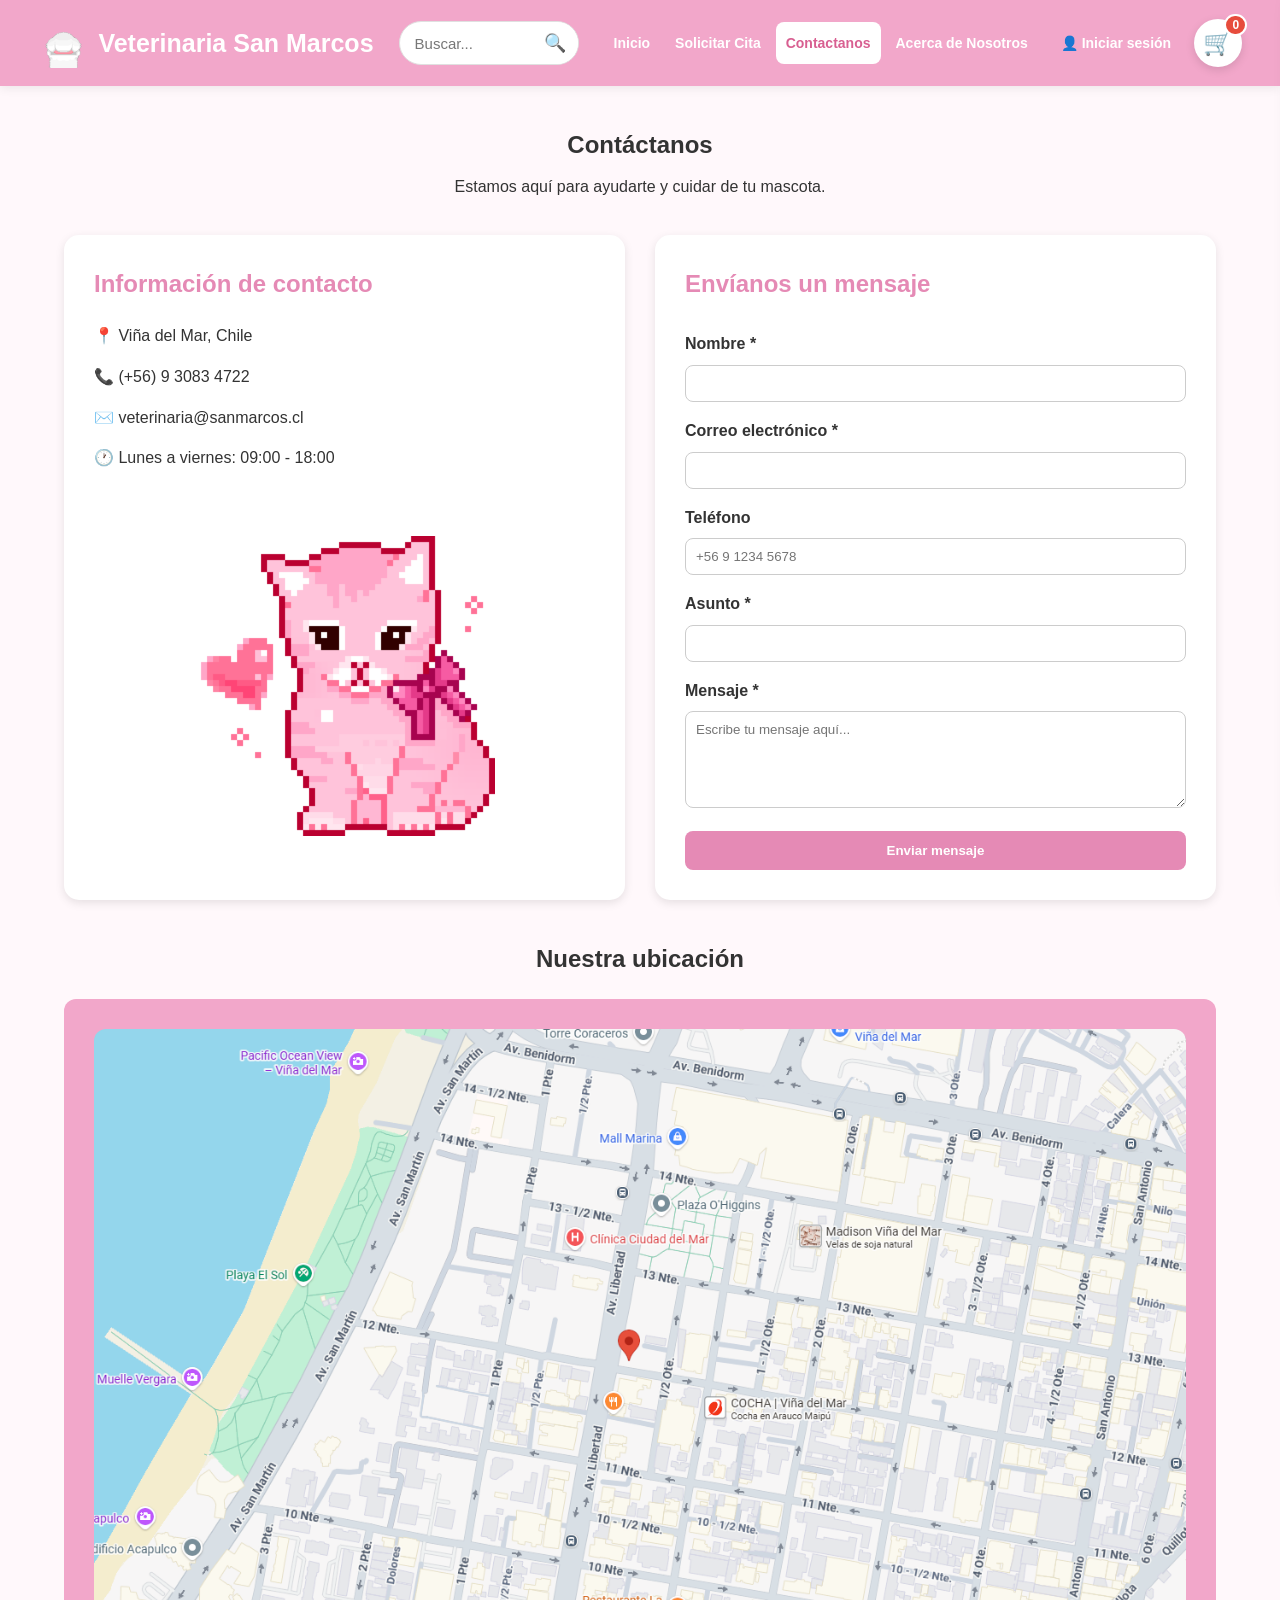
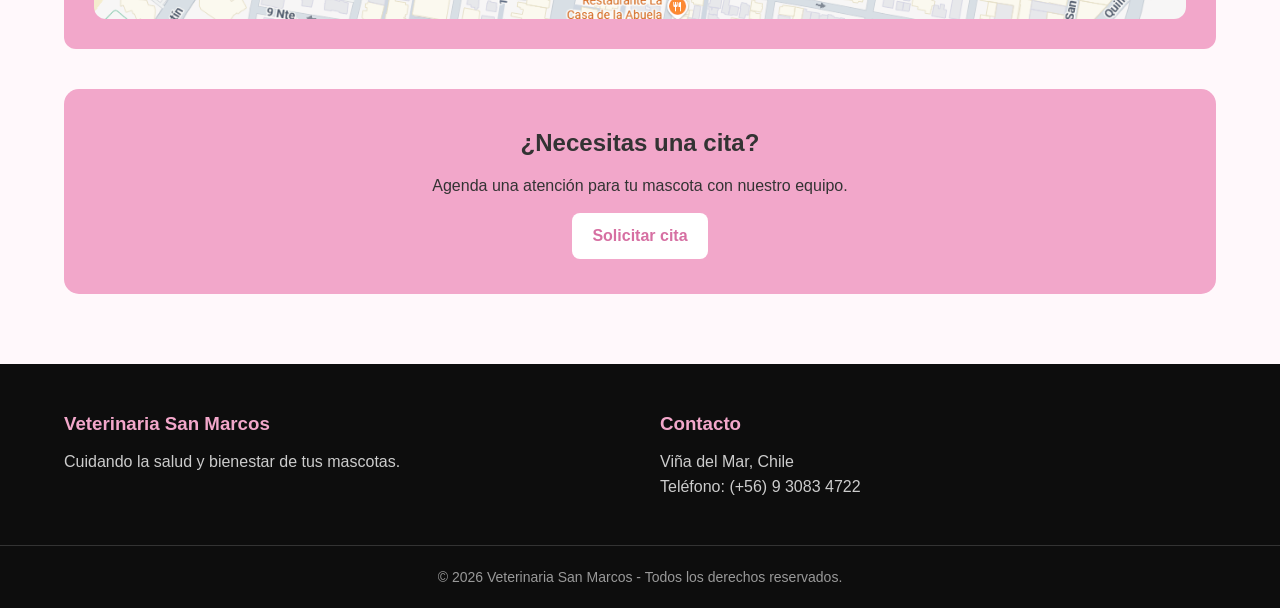
<file: contactanos.html>
<!DOCTYPE html>
<html lang="es">

<head>
    <meta charset="UTF-8">
    <meta name="viewport" content="width=device-width, initial-scale=1.0">
    <link rel="stylesheet" href="css/style.css">
    <link rel="icon" href="assets/img/af0b5c1a02edd66e8cf9aa0a86a5b760.gif" type="image/x-icon">
    <title>
        Contactanos - Veterinaria San Marcos
    </title>
</head>

<body>
    <header>
        <div class="header-container">
            <div class="logo-container">
                <img src="assets/img/af0b5c1a02edd66e8cf9aa0a86a5b760.gif" alt="Logo Veterinaria San Marcos"
                    class="logo-img">
                <div class="logo">
                    <a href="index.html">
                        Veterinaria San Marcos
                    </a>
                </div>
            </div>
            <div class="search-box">
                <input type="text" id="searchInput" placeholder="Buscar..." autocomplete="off">

                <button type="button" id="searchButton" aria-label="Buscar">
                    🔍
                </button>

                <div id="searchSuggestions" class="search-suggestions"></div>
            </div>
            <input type="checkbox" id="menu-toggle">
            <label for="menu-toggle" class="menu-icon">
                ☰
            </label>
            <nav class="navbar">
                <ul class="listajiji">
                    <li>
                        <a href="index.html">
                            Inicio
                        </a>
                    </li>
                    <li>
                        <a href="solicitar_cita.html">
                            Solicitar Cita
                        </a>
                    </li>
                    <li id="menuMisCitas" style="display:none;">
                        <a href="mis_citas.html">
                            Mis Citas
                        </a>
                    </li>
                    <li id="menuMiPerfil" style="display:none;">
                        <a href="mi_perfil.html">
                            Mi Perfil
                        </a>
                    </li>
                    <li>
                        <a href="contactanos.html" class="active">
                            Contactanos
                        </a>
                    </li>
                    <li>
                        <a href="acerca_de.html">
                            Acerca de Nosotros
                        </a>
                    </li>
                    <li class="menu-sesion-movil">
                        <a href="inicio_sesion.html" class="iniciar-sesion-movil">
                            👤 Iniciar sesión
                        </a>
                    </li>
                </ul>
            </nav>
            <a href="inicio_sesion.html" class="iniciar-sesion">
                👤 Iniciar sesión
            </a>
            <button id="botonCarrito" class="carrito-icono" type="button" aria-label="Abrir carrito">
                🛒
                <span id="contadorCarrito">
                    0
                </span>
            </button>
        </div>
    </header>
    <div id="carritoPanel" class="carrito-panel">
        <div class="carrito-header">
            <h2>
                🛒 Mi Carrito
            </h2>
            <button id="cerrarCarrito" class="cerrar-carrito" type="button">
                ×
            </button>
        </div>
        <div id="carritoContenido" class="carrito-contenido">
        </div>
        <div class="carrito-footer">
            <div class="carrito-total">
                <span>
                    Total:
                </span>
                <strong id="carritoTotal">
                    $0
                </strong>
            </div>
            <button id="finalizarCompra" class="btn-finalizar" type="button">
                Finalizar compra
            </button>
            <button id="vaciarCarrito" class="btn-vaciar" type="button">
                Vaciar carrito
            </button>
        </div>
    </div>
    <div id="fondoCarrito" class="fondo-carrito">
    </div>
    <main>
        <section class="contacto">
            <h1>
                Contáctanos
            </h1>
            <p>
                Estamos aquí para ayudarte y cuidar de tu mascota.
            </p>
            <div class="contacto-contenido">
                <div class="informacion-contacto">
                    <h2>
                        Información de contacto
                    </h2>
                    <p>
                        📍 Viña del Mar, Chile
                    </p>
                    <p>
                        📞 (+56) 9 3083 4722
                    </p>
                    <p>
                        ✉️ veterinaria@sanmarcos.cl
                    </p>
                    <p>
                        🕐 Lunes a viernes:
                        09:00 - 18:00
                    </p>
                    <br>
                    <img src="assets/img/kitten-gifs.gif" alt="Veterinaria San Marcos" class="imagen-contacto">
                </div>
                <div class="formulario-contacto">
                    <h2>
                        Envíanos un mensaje
                    </h2>
                    <form id="formContacto" novalidate>
                        <label for="nombre">
                            Nombre *
                        </label>
                        <input type="text" id="nombre" name="nombre" maxlength="80" autocomplete="name">
                        <label for="correo">
                            Correo electrónico *
                        </label>
                        <input type="email" id="correo" name="correo" maxlength="100" autocomplete="email">
                        <label for="telefono">
                            Teléfono
                        </label>
                        <input type="tel" id="telefono" name="telefono" maxlength="15" placeholder="+56 9 1234 5678"
                            autocomplete="tel">
                        <label for="asunto">
                            Asunto *
                        </label>
                        <input type="text" id="asunto" name="asunto" maxlength="100">
                        <label for="mensaje">
                            Mensaje *
                        </label>
                        <textarea id="mensaje" name="mensaje" rows="5" maxlength="500"
                            placeholder="Escribe tu mensaje aquí..."></textarea>
                        <button type="submit">
                            Enviar mensaje
                        </button>
                    </form>
                </div>
            </div>
        </section>
        <section class="ubicacion">
            <h2>
                Nuestra ubicación
            </h2>
            <div class="map-placeholder">
                <a href="https://maps.app.goo.gl/M1L8xR1CCYgmtftR7" target="_blank" rel="noopener noreferrer">
                    <img src="assets/img/Captura de pantalla 2026-08-31 113519.png"
                        alt="Ubicación Veterinaria San Marcos" width="600" height="400">
                </a>
            </div>
        </section>
        <section class="solicitar-cita">
            <h2>
                ¿Necesitas una cita?
            </h2>
            <p>
                Agenda una atención para tu mascota con nuestro equipo.
            </p>
            <a href="solicitar_cita.html">
                Solicitar cita
            </a>
        </section>
    </main>
    <footer>
        <div class="footer-container">
            <div>
                <h3>
                    Veterinaria San Marcos
                </h3>
                <p>
                    Cuidando la salud y bienestar de tus mascotas.
                </p>
            </div>
            <div>
                <h3>
                    Contacto
                </h3>
                <p>
                    Viña del Mar, Chile
                </p>
                <p>
                    Teléfono: (+56) 9 3083 4722
                </p>
            </div>
        </div>
        <div class="footer-bottom">
            <p>
                &copy; 2026 Veterinaria San Marcos -
                Todos los derechos reservados.
            </p>
        </div>
    </footer>
    <script src="script/carrito.js"></script>
    <script src="script/buscador.js"></script>
    <script src="script/sesion.js"></script>
    <script src="script/contacto.js"></script>
</body>

</html>
</file>
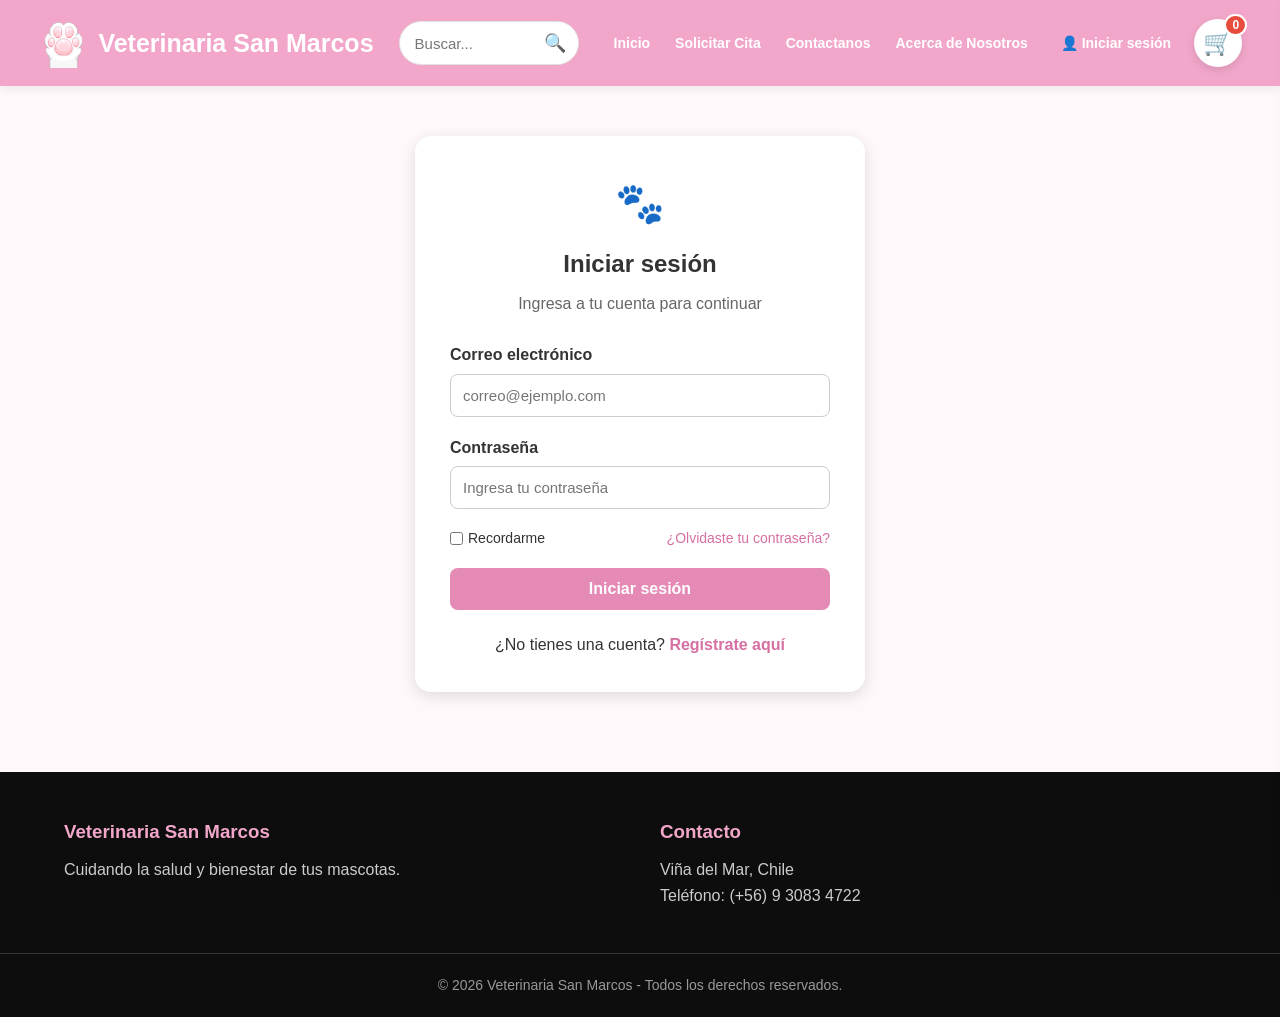
<file: inicio_sesion.html>
<!DOCTYPE html>
<html lang="es">

<head>
    <meta charset="UTF-8">
    <meta name="viewport" content="width=device-width, initial-scale=1.0">
    <link rel="stylesheet" href="css/style.css">
    <link rel="icon" href="assets/img/af0b5c1a02edd66e8cf9aa0a86a5b760.gif" type="image/x-icon">
    <title>Veterinaria San Marcos</title>
</head>

<body>

    <header>
        <div class="header-container">

            <div class="logo-container">
                <img src="assets/img/af0b5c1a02edd66e8cf9aa0a86a5b760.gif" alt="Logo Veterinaria San Marcos"
                    class="logo-img">

                <div class="logo">
                    <a href="index.html">Veterinaria San Marcos</a>
                </div>
            </div>

            <div class="search-box">
                <input type="text" id="searchInput" placeholder="Buscar...">
                <button type="button">🔍</button>
            </div>

            <input type="checkbox" id="menu-toggle">

            <label for="menu-toggle" class="menu-icon">
                ☰
            </label>

            <nav class="navbar">
                <ul class="listajiji">
                    <li>
                        <a href="index.html">Inicio</a>
                    </li>

                    <li>
                        <a href="solicitar_cita.html">Solicitar Cita</a>
                    </li>

                    <li>
                        <a href="contactanos.html">Contactanos</a>
                    </li>

                    <li>
                        <a href="acerca_de.html">Acerca de Nosotros</a>
                    </li>
                </ul>
            </nav>

            <a href="inicio_sesion.html" class="iniciar-sesion">
                👤 Iniciar sesión
            </a>

            <button id="botonCarrito" class="carrito-icono" type="button" aria-label="Abrir carrito">
                🛒
                <span id="contadorCarrito">0</span>
            </button>

        </div>
    </header>

    <div id="carritoPanel" class="carrito-panel">

        <div class="carrito-header">
            <h2>🛒 Mi Carrito</h2>

            <button id="cerrarCarrito" class="cerrar-carrito" type="button">
                ×
            </button>
        </div>

        <div id="carritoContenido" class="carrito-contenido"></div>

        <div class="carrito-footer">

            <div class="carrito-total">
                <span>Total:</span>
                <strong id="carritoTotal">$0</strong>
            </div>

            <button id="finalizarCompra" class="btn-finalizar" type="button">
                Finalizar compra
            </button>

            <button id="vaciarCarrito" class="btn-vaciar" type="button">
                Vaciar carrito
            </button>

        </div>

    </div>

    <div id="fondoCarrito" class="fondo-carrito"></div>

    <main class="main-login">

        <section class="login-container">

            <div class="login-card">

                <div class="login-icono">
                    🐾
                </div>

                <h1>Iniciar sesión</h1>

                <p class="login-descripcion">
                    Ingresa a tu cuenta para continuar
                </p>

                <form class="login-form" id="formLogin">

                    <div class="login-campo">
                        <label for="correo">Correo electrónico</label>

                        <input type="email" id="correo" name="correo" placeholder="correo@ejemplo.com" required>
                    </div>

                    <div class="login-campo">
                        <label for="contrasena">Contraseña</label>

                        <input type="password" id="contrasena" name="contrasena" placeholder="Ingresa tu contraseña"
                            required>
                    </div>

                    <div class="login-opciones">

                        <label class="recordarme">
                            <input type="checkbox" name="recordarme">
                            Recordarme
                        </label>

                        <a href="#" class="olvidaste-contrasena">
                            ¿Olvidaste tu contraseña?
                        </a>

                    </div>

                    <button type="submit" class="btn-login">
                        Iniciar sesión
                    </button>

                </form>

                <div class="login-registro">
                    <p>
                        ¿No tienes una cuenta?
                        <a href="registro.html">Regístrate aquí</a>
                    </p>
                </div>

            </div>

        </section>

    </main>

    <footer>

        <div class="footer-container">

            <div>
                <h3>Veterinaria San Marcos</h3>
                <p>Cuidando la salud y bienestar de tus mascotas.</p>
            </div>

            <div>
                <h3>Contacto</h3>
                <p>Viña del Mar, Chile</p>
                <p>Teléfono: (+56) 9 3083 4722</p>
            </div>

        </div>

        <div class="footer-bottom">
            <p>
                &copy; 2026 Veterinaria San Marcos -
                Todos los derechos reservados.
            </p>
        </div>

    </footer>

    <script src="script/carrito.js"></script>
    <script src="script/login.js"></script>

</body>

</html>
</file>
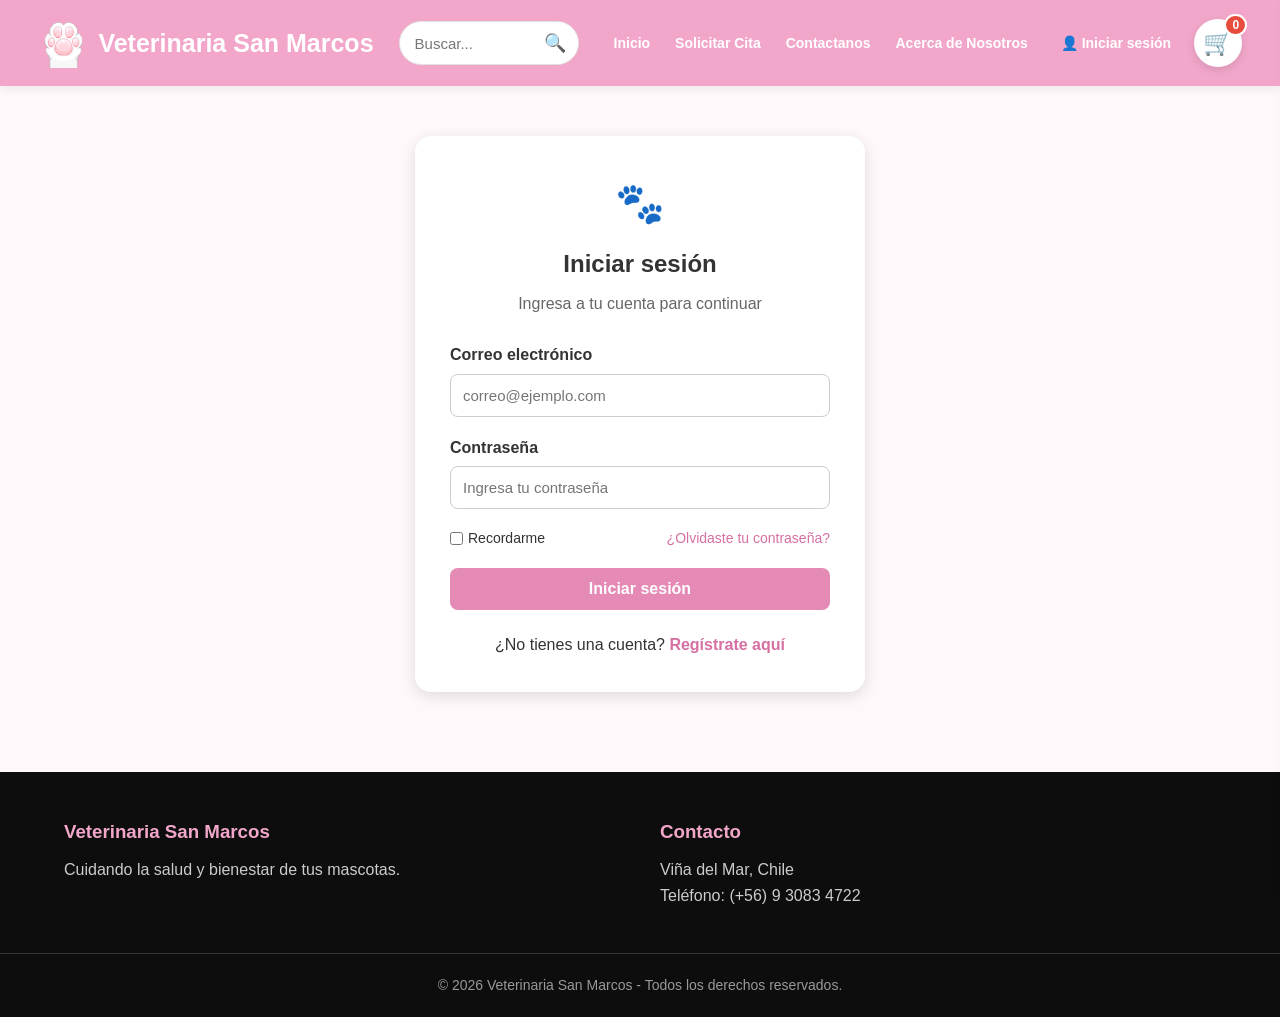
<file: mi_perfil.html>
<!DOCTYPE html>
<html lang="es">

<head>
    <meta charset="UTF-8">
    <meta name="viewport" content="width=device-width, initial-scale=1.0">
    <title>Mi Perfil - Veterinaria San Marcos</title>
    <link rel="stylesheet" href="css/style.css">

</head>

<body>
    <header>
        <div class="header-container">
            <div class="logo-container">
                <img src="assets/img/af0b5c1a02edd66e8cf9aa0a86a5b760.gif" alt="Logo Veterinaria San Marcos"
                    class="logo-img">
                <div class="logo">
                    <a href="index.html">
                        Veterinaria San Marcos
                    </a>
                </div>
            </div>
            <div class="search-box">
                <input type="text" id="searchInput" placeholder="Buscar..." autocomplete="off">

                <button type="button" id="searchButton" aria-label="Buscar">
                    🔍
                </button>

                <div id="searchSuggestions" class="search-suggestions"></div>
            </div>
            <input type="checkbox" id="menu-toggle">
            <label for="menu-toggle" class="menu-icon">
                ☰
            </label>
            <nav class="navbar">
                <ul class="listajiji">
                    <li id="menuMiPerfil" style="display:none;">
                        <a href="mi_perfil.html" class="active">
                            Mi Perfil
                        </a>
                    </li>
                    <li>
                        <a href="index.html">
                            Inicio
                        </a>
                    </li>
                    <li>
                        <a href="solicitar_cita.html">
                            Solicitar Cita
                        </a>
                    </li>
                    <li id="menuMisCitas" style="display:none;">
                        <a href="mis_citas.html">
                            Mis Citas
                        </a>
                    </li>
                    <li id="menuMiPerfil" style="display:none;">
                        <a href="mi_perfil.html" class="active">
                            Mi Perfil
                        </a>
                    </li>
                    <li>
                        <a href="contactanos.html">
                            Contactanos
                        </a>
                    </li>
                    <li>
                        <a href="acerca_de.html">
                            Acerca de Nosotros
                        </a>
                    </li>
                    <li class="menu-sesion-movil">
                        <a href="inicio_sesion.html" class="iniciar-sesion-movil">
                            👤 Iniciar sesión
                        </a>
                    </li>
                </ul>
            </nav>
            <a href="inicio_sesion.html" class="iniciar-sesion">
                👤 Iniciar sesión
            </a>
            <button id="botonCarrito" class="carrito-icono" aria-label="Abrir carrito">
                🛒
                <span id="contadorCarrito">0</span>
            </button>
        </div>
    </header>
    <main class="perfil-main">
        <section class="perfil-encabezado">
            <h1>Mi Perfil</h1>
            <p>
                Revisa y actualiza tus datos personales.
            </p>
        </section>
        <section class="perfil-card">
            <form id="formMiPerfil">
                <div class="perfil-grid">
                    <div class="campo-perfil campo-bloqueado">
                        <label for="perfilRun">
                            RUN
                        </label>
                        <input type="text" id="perfilRun" readonly>
                    </div>
                    <div class="campo-perfil">
                        <label for="perfilNombre">
                            Nombre
                        </label>
                        <input type="text" id="perfilNombre" required>
                    </div>
                    <div class="campo-perfil">
                        <label for="perfilApellidos">
                            Apellidos
                        </label>
                        <input type="text" id="perfilApellidos" required>
                    </div>
                    <div class="campo-perfil">
                        <label for="perfilCorreo">
                            Correo
                        </label>
                        <input type="email" id="perfilCorreo" required>
                    </div>
                    <div class="campo-perfil">
                        <label for="perfilTelefono">
                            Teléfono
                        </label>
                        <input type="tel" id="perfilTelefono">
                    </div>
                    <div class="campo-perfil">
                        <label for="perfilRegion">
                            Región
                        </label>
                        <input type="text" id="perfilRegion">
                    </div>
                    <div class="campo-perfil">
                        <label for="perfilComuna">
                            Comuna
                        </label>
                        <input type="text" id="perfilComuna">
                    </div>
                    <div class="campo-perfil campo-completo">
                        <label for="perfilDireccion">
                            Dirección
                        </label>
                        <input type="text" id="perfilDireccion">
                    </div>
                </div>
                <div class="perfil-botones">
                    <button type="button" id="cancelarPerfil" class="btn-cancelar-perfil">
                        Cancelar
                    </button>
                    <button type="submit" class="btn-guardar-perfil">
                        Guardar cambios
                    </button>
                </div>
            </form>
        </section>
    </main>
    <footer>
        <div class="footer-container">
            <div>
                <h3>
                    Veterinaria San Marcos
                </h3>
                <p>
                    Cuidando la salud y bienestar de tus mascotas.
                </p>
            </div>
            <div>
                <h3>
                    Contacto
                </h3>
                <p>
                    Viña del Mar, Chile
                </p>
                <p>
                    Teléfono: (+56) 9 3083 4722
                </p>
            </div>
        </div>
        <div class="footer-bottom">
            <p>
                &copy; 2026 Veterinaria San Marcos -
                Todos los derechos reservados.
            </p>
        </div>
    </footer>
    <script src="script/carrito.js"></script>
    <script src="script/buscador.js"></script>
    <script src="script/sesion.js"></script>
    <script src="script/mi_perfil.js"></script>

</body>

</html>
</file>
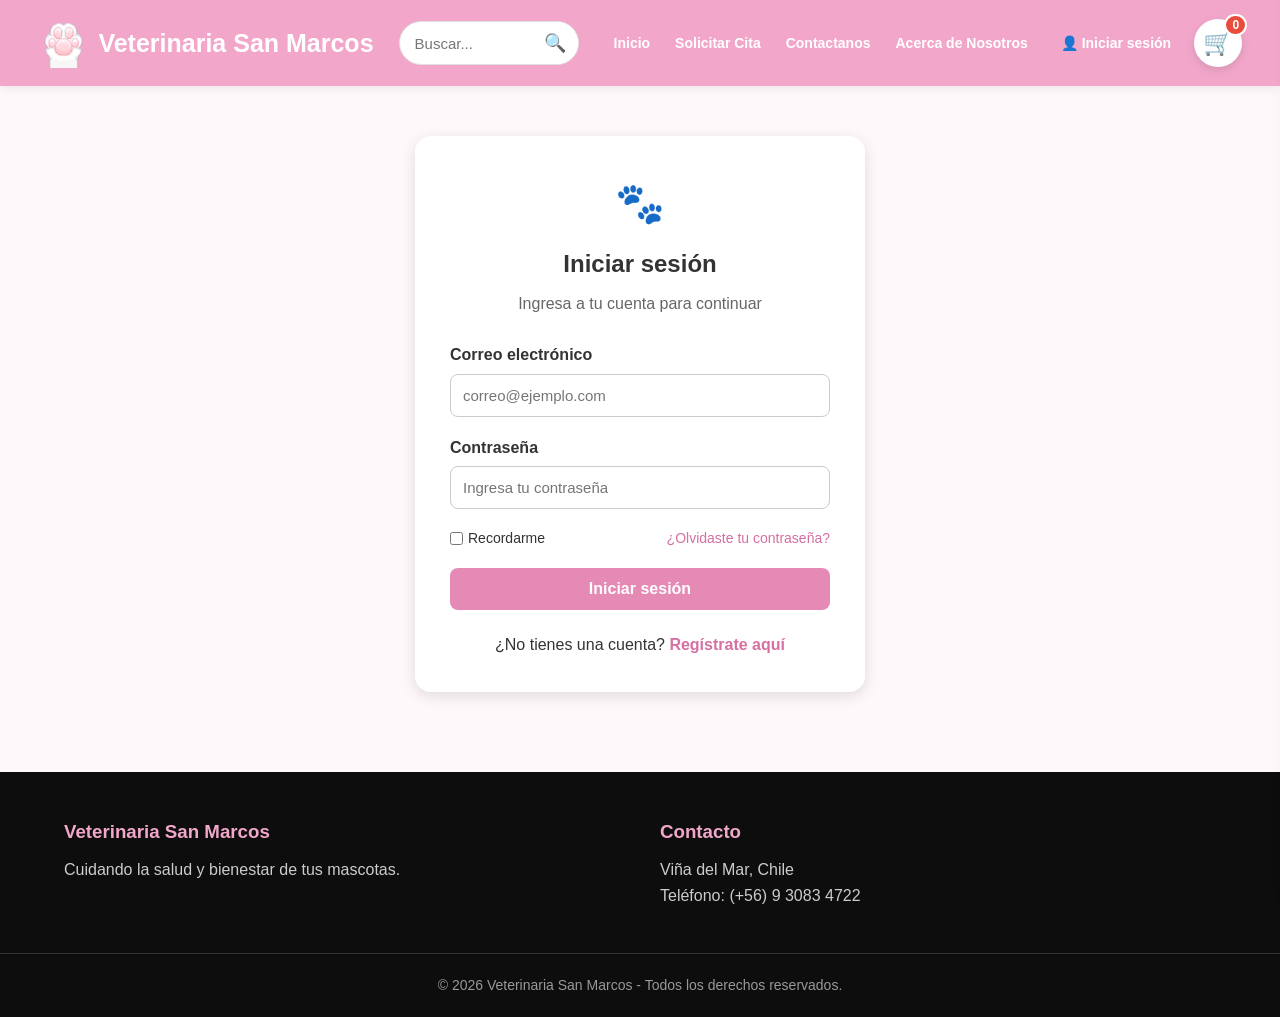
<file: mis_citas.html>
<!DOCTYPE html>
<html lang="es">

<head>
    <meta charset="UTF-8">
    <meta name="viewport" content="width=device-width, initial-scale=1.0">
    <link rel="icon" href="assets/img/af0b5c1a02edd66e8cf9aa0a86a5b760.gif" type="image/x-icon">
    <title>
        Mis Citas - Veterinaria San Marcos
    </title>
    <link rel="stylesheet" href="css/style.css">
</head>

<body>
    <header>
        <div class="header-container">
            <div class="logo-container">
                <img src="assets/img/af0b5c1a02edd66e8cf9aa0a86a5b760.gif" alt="Logo Veterinaria San Marcos"
                    class="logo-img">
                <div class="logo">
                    <a href="index.html">
                        Veterinaria San Marcos
                    </a>
                </div>
            </div>
            <div class="search-box">
                <input type="text" id="searchInput" placeholder="Buscar..." autocomplete="off">

                <button type="button" id="searchButton" aria-label="Buscar">
                    🔍
                </button>

                <div id="searchSuggestions" class="search-suggestions"></div>
            </div>
            <input type="checkbox" id="menu-toggle">
            <label for="menu-toggle" class="menu-icon">
                ☰
            </label>
            <nav class="navbar">
                <ul class="listajiji">
                    <li id="menuMiPerfil" style="display:none;">
                        <a href="mi_perfil.html">
                            Mi Perfil
                        </a>
                    </li>
                    <li>
                        <a href="index.html">
                            Inicio
                        </a>
                    </li>
                    <li>
                        <a href="solicitar_cita.html">
                            Solicitar Cita
                        </a>
                    </li>
                    <li id="menuMisCitas" style="display: none;">
                        <a href="mis_citas.html" class="active">
                            Mis Citas
                        </a>
                    </li>
                    <li>
                        <a href="contactanos.html">
                            Contactanos
                        </a>
                    </li>
                    <li>
                        <a href="acerca_de.html">
                            Acerca de Nosotros
                        </a>
                    </li>
                    <li class="menu-sesion-movil">
                        <a href="inicio_sesion.html" class="iniciar-sesion-movil">
                            👤 Iniciar sesión
                        </a>
                    </li>
                </ul>
            </nav>
            <a href="inicio_sesion.html" class="iniciar-sesion">
                👤 Iniciar sesión
            </a>
            <button id="botonCarrito" class="carrito-icono" type="button" aria-label="Abrir carrito">
                🛒
                <span id="contadorCarrito">
                    0
                </span>
            </button>
        </div>
    </header>
    <div id="carritoPanel" class="carrito-panel">
        <div class="carrito-header">
            <h2>
                🛒 Mi Carrito
            </h2>
            <button id="cerrarCarrito" class="cerrar-carrito" type="button">
                ×
            </button>
        </div>
        <div id="carritoContenido" class="carrito-contenido">
        </div>
        <div class="carrito-footer">
            <div class="carrito-total">
                <span>
                    Total:
                </span>
                <strong id="carritoTotal">
                    $0
                </strong>
            </div>
            <button id="finalizarCompra" class="btn-finalizar" type="button">
                Finalizar compra
            </button>
            <button id="vaciarCarrito" class="btn-vaciar" type="button">
                Vaciar carrito
            </button>
        </div>
    </div>
    <div id="fondoCarrito" class="fondo-carrito"></div>
    <main class="mis-citas-main">
        <div class="mis-citas-encabezado">
            <h1>
                Mis Citas
            </h1>
            <p>
                Aquí puedes revisar las citas veterinarias que has solicitado.
            </p>
        </div>
        <section class="mis-citas-resumen">
            <div class="mis-citas-card-resumen">
                <span>
                    Total
                </span>
                <strong id="totalMisCitas">
                    0
                </strong>
            </div>
            <div class="mis-citas-card-resumen">
                <span>
                    Pendientes
                </span>
                <strong id="totalPendientes">
                    0
                </strong>
            </div>
            <div class="mis-citas-card-resumen">
                <span>
                    Confirmadas
                </span>
                <strong id="totalConfirmadas">
                    0
                </strong>
            </div>
            <div class="mis-citas-card-resumen">
                <span>
                    Rechazadas
                </span>
                <strong id="totalRechazadas">
                    0
                </strong>
            </div>
        </section>
        <section class="mis-citas-seccion">
            <div class="mis-citas-titulo-tabla">
                <h2>
                    Historial de citas
                </h2>
                <a href="solicitar_cita.html" class="btn-nueva-cita">
                    + Solicitar nueva cita
                </a>
            </div>
            <div class="tabla-mis-citas-contenedor">
                <table class="tabla-mis-citas">
                    <thead>
                        <tr>
                            <th>
                                Código
                            </th>
                            <th>
                                Mascota
                            </th>
                            <th>
                                Servicio
                            </th>
                            <th>
                                Fecha
                            </th>
                            <th>
                                Hora
                            </th>
                            <th>
                                Veterinario
                            </th>
                            <th>
                                Estado
                            </th>
                        </tr>
                    </thead>
                    <tbody id="tablaMisCitas">
                    </tbody>
                </table>
            </div>
        </section>
    </main>
    <footer>
        <div class="footer-container">
            <div>
                <h3>
                    Veterinaria San Marcos
                </h3>
                <p>
                    Cuidando la salud y bienestar de tus mascotas.
                </p>
            </div>
            <div>
                <h3>
                    Contacto
                </h3>
                <p>
                    Viña del Mar, Chile
                </p>
                <p>
                    Teléfono: (+56) 9 3083 4722
                </p>
            </div>
        </div>
        <div class="footer-bottom">
            <p>
                &copy; 2026 Veterinaria San Marcos -
                Todos los derechos reservados.
            </p>
        </div>
    </footer>
    <script src="script/carrito.js"></script>
    <script src="script/buscador.js"></script>
    <script src="script/sesion.js"></script>
    <script src="script/mis_citas.js"></script>
</body>

</html>
</file>
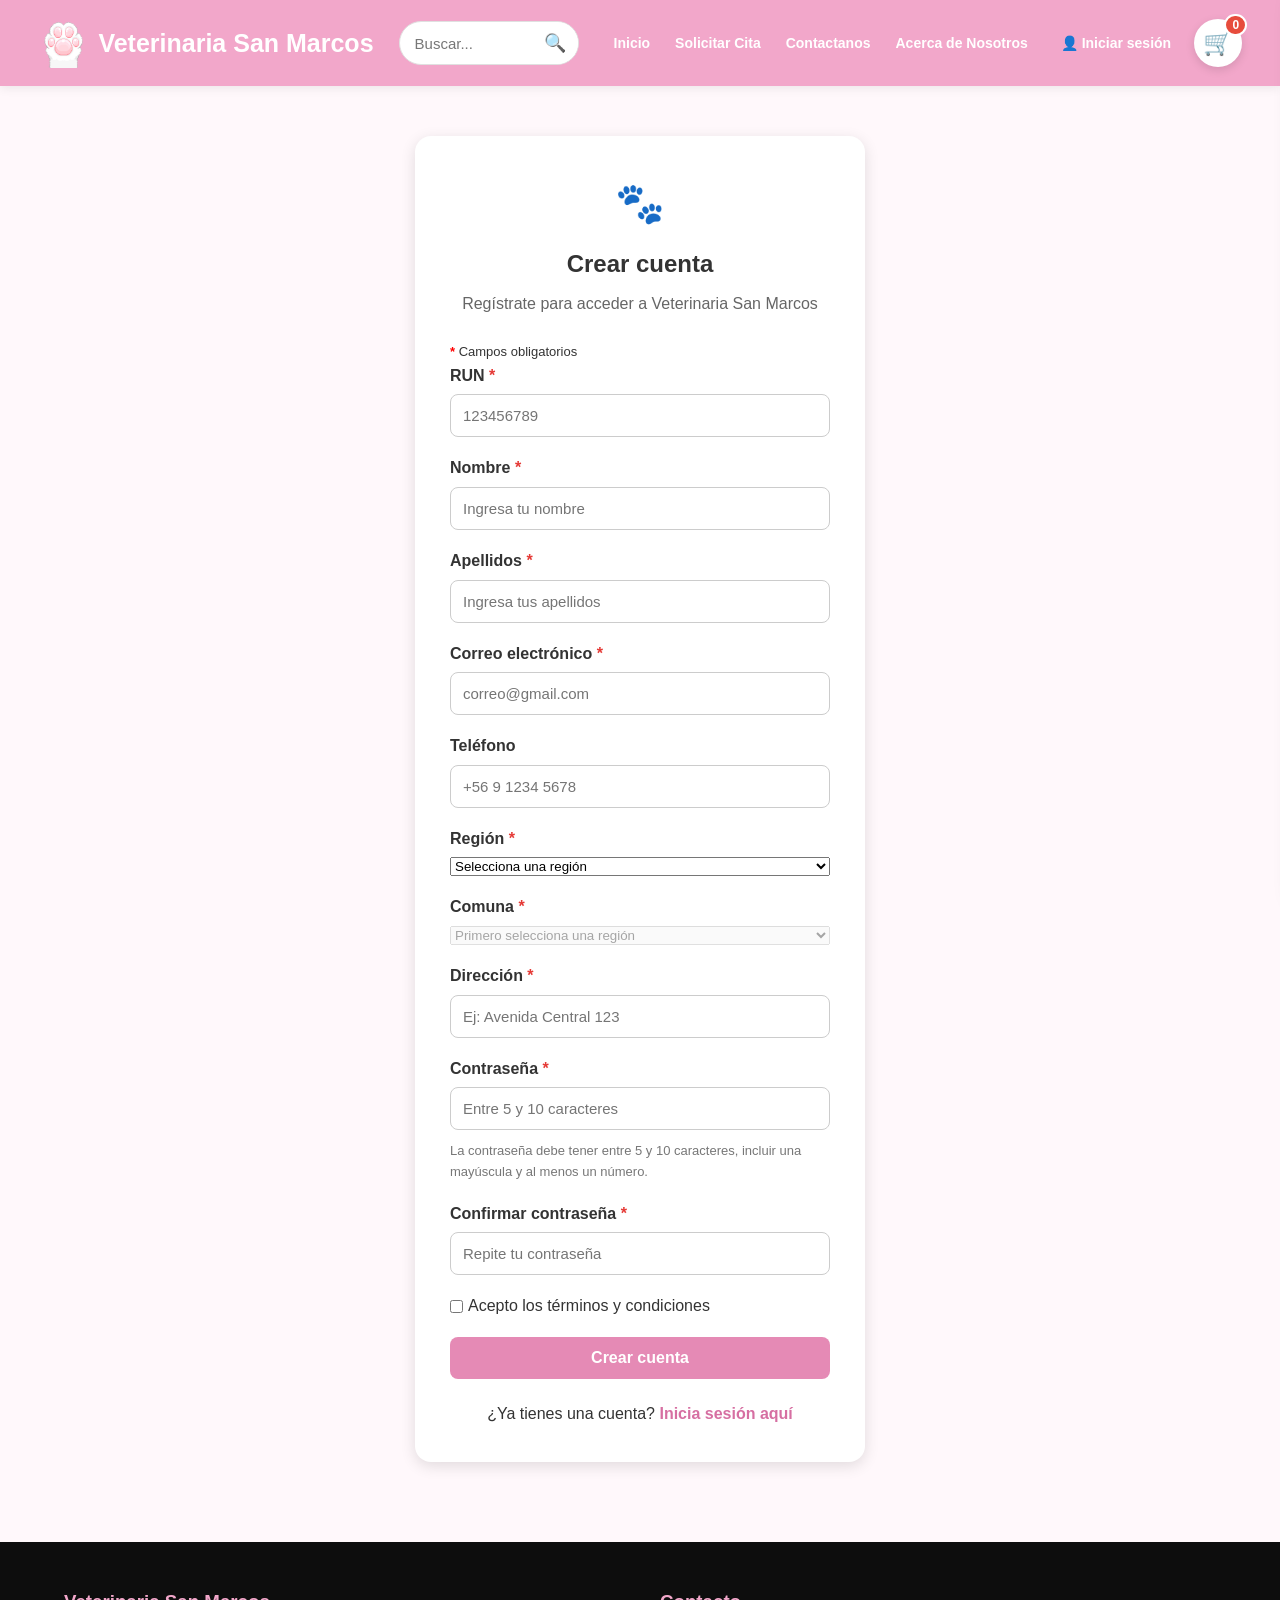
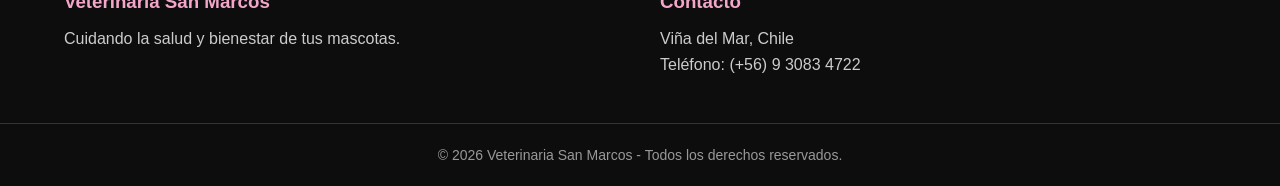
<file: registro.html>
<!DOCTYPE html>
<html lang="es">
<head>
    <meta charset="UTF-8">
    <meta name="viewport" content="width=device-width, initial-scale=1.0">
    <link rel="stylesheet" href="css/style.css">
    <link rel="icon" href="assets/img/af0b5c1a02edd66e8cf9aa0a86a5b760.gif" type="image/x-icon">
    <title>Veterinaria San Marcos</title>
</head>
<body>
    <header>
        <div class="header-container">
            <div class="logo-container">
                <img
                    src="assets/img/af0b5c1a02edd66e8cf9aa0a86a5b760.gif"
                    alt="Logo Veterinaria San Marcos"
                    class="logo-img"
                >
                <div class="logo">
                    <a href="index.html">
                        Veterinaria San Marcos
                    </a>
                </div>
            </div>

            <div class="search-box">
                <input
                    type="text"
                    id="searchInput"
                    placeholder="Buscar..."
                >
                <button type="button">
                    🔍
                </button>
            </div>

            <input
                type="checkbox"
                id="menu-toggle"
            >

            <label
                for="menu-toggle"
                class="menu-icon"
            >
                ☰
            </label>

            <nav class="navbar">
                <ul class="listajiji">
                    <li>
                        <a href="index.html">
                            Inicio
                        </a>
                    </li>

                    <li>
                        <a href="solicitar_cita.html">
                            Solicitar Cita
                        </a>
                    </li>

                    <li>
                        <a href="contactanos.html">
                            Contactanos
                        </a>
                    </li>

                    <li>
                        <a href="acerca_de.html">
                            Acerca de Nosotros
                        </a>
                    </li>
                </ul>
            </nav>

            <a
                href="inicio_sesion.html"
                class="iniciar-sesion"
            >
                👤 Iniciar sesión
            </a>

            <button
                id="botonCarrito"
                class="carrito-icono"
                type="button"
                aria-label="Abrir carrito"
            >
                🛒
                <span id="contadorCarrito">
                    0
                </span>
            </button>
        </div>
    </header>

    <div
        id="carritoPanel"
        class="carrito-panel"
    >
        <div class="carrito-header">
            <h2>
                🛒 Mi Carrito
            </h2>

            <button
                id="cerrarCarrito"
                class="cerrar-carrito"
                type="button"
            >
                ×
            </button>
        </div>

        <div
            id="carritoContenido"
            class="carrito-contenido"
        >
        </div>

        <div class="carrito-footer">
            <div class="carrito-total">
                <span>
                    Total:
                </span>

                <strong id="carritoTotal">
                    $0
                </strong>
            </div>

            <button
                id="finalizarCompra"
                class="btn-finalizar"
                type="button"
            >
                Finalizar compra
            </button>

            <button
                id="vaciarCarrito"
                class="btn-vaciar"
                type="button"
            >
                Vaciar carrito
            </button>
        </div>
    </div>

    <div
        id="fondoCarrito"
        class="fondo-carrito"
    ></div>

    <main class="main-login">
        <section class="login-container">
            <div class="login-card">
                <div class="login-icono">
                    🐾
                </div>

                <h1>
                    Crear cuenta
                </h1>

                <p class="login-descripcion">
                    Regístrate para acceder a Veterinaria San Marcos
                </p>

                <p class="aviso-obligatorio">
                    <span class="obligatorio">
                        *
                    </span>
                    Campos obligatorios
                </p>

                <form
                    class="login-form"
                    id="formRegistro"
                >
                    <div class="login-campo">
                        <label for="run">
                            RUN
                            <span class="obligatorio">
                                *
                            </span>
                        </label>

                        <input
                            type="text"
                            id="run"
                            name="run"
                            placeholder="123456789"
                            maxlength="9"
                            required
                        >
                    </div>

                    <div class="login-campo">
                        <label for="nombre">
                            Nombre
                            <span class="obligatorio">
                                *
                            </span>
                        </label>

                        <input
                            type="text"
                            id="nombre"
                            name="nombre"
                            placeholder="Ingresa tu nombre"
                            required
                        >
                    </div>

                    <div class="login-campo">
                        <label for="apellidos">
                            Apellidos
                            <span class="obligatorio">
                                *
                            </span>
                        </label>

                        <input
                            type="text"
                            id="apellidos"
                            name="apellidos"
                            placeholder="Ingresa tus apellidos"
                            required
                        >
                    </div>

                    <div class="login-campo">
                        <label for="correo">
                            Correo electrónico
                            <span class="obligatorio">
                                *
                            </span>
                        </label>

                        <input
                            type="email"
                            id="correo"
                            name="correo"
                            placeholder="correo@gmail.com"
                            required
                        >
                    </div>

                    <div class="login-campo">
                        <label for="telefono">
                            Teléfono
                        </label>

                        <input
                            type="tel"
                            id="telefono"
                            name="telefono"
                            placeholder="+56 9 1234 5678"
                        >
                    </div>

                    <div class="login-campo">
                        <label for="region">
                            Región
                            <span class="obligatorio">
                                *
                            </span>
                        </label>

                        <select
                            id="region"
                            name="region"
                            required
                        >
                            <option value="">
                                Selecciona una región
                            </option>

                            <option value="arica">
                                Arica y Parinacota
                            </option>

                            <option value="tarapaca">
                                Tarapacá
                            </option>

                            <option value="antofagasta">
                                Antofagasta
                            </option>

                            <option value="atacama">
                                Atacama
                            </option>

                            <option value="coquimbo">
                                Coquimbo
                            </option>

                            <option value="valparaiso">
                                Valparaíso
                            </option>

                            <option value="metropolitana">
                                Metropolitana de Santiago
                            </option>

                            <option value="ohiggins">
                                Libertador General Bernardo O'Higgins
                            </option>

                            <option value="maule">
                                Maule
                            </option>

                            <option value="nuble">
                                Ñuble
                            </option>

                            <option value="biobio">
                                Biobío
                            </option>

                            <option value="araucania">
                                La Araucanía
                            </option>

                            <option value="rios">
                                Los Ríos
                            </option>

                            <option value="lagos">
                                Los Lagos
                            </option>

                            <option value="aysen">
                                Aysén
                            </option>

                            <option value="magallanes">
                                Magallanes
                            </option>
                        </select>
                    </div>

                    <div class="login-campo">
                        <label for="comuna">
                            Comuna
                            <span class="obligatorio">
                                *
                            </span>
                        </label>

                        <select
                            id="comuna"
                            name="comuna"
                            required
                            disabled
                        >
                            <option value="">
                                Primero selecciona una región
                            </option>
                        </select>
                    </div>

                    <div class="login-campo">
                        <label for="direccion">
                            Dirección
                            <span class="obligatorio">
                                *
                            </span>
                        </label>

                        <input
                            type="text"
                            id="direccion"
                            name="direccion"
                            placeholder="Ej: Avenida Central 123"
                            required
                        >
                    </div>

                    <div class="login-campo">
                        <label for="contrasena">
                            Contraseña
                            <span class="obligatorio">
                                *
                            </span>
                        </label>

                        <input
                            type="password"
                            id="contrasena"
                            name="contrasena"
                            placeholder="Entre 5 y 10 caracteres"
                            minlength="5"
                            maxlength="10"
                            required
                        >

                        <p
                            id="mensajeContrasena"
                            class="mensaje-contrasena"
                        >
                            La contraseña debe tener entre 5 y 10 caracteres, incluir una mayúscula y al menos un número.
                        </p>
                    </div>

                    <div class="login-campo">
                        <label for="confirmar-contrasena">
                            Confirmar contraseña
                            <span class="obligatorio">
                                *
                            </span>
                        </label>

                        <input
                            type="password"
                            id="confirmar-contrasena"
                            name="confirmar-contrasena"
                            placeholder="Repite tu contraseña"
                            minlength="5"
                            maxlength="10"
                            required
                        >
                    </div>

                    <label class="recordarme">
                        <input
                            type="checkbox"
                            id="terminos"
                            name="terminos"
                            required
                        >
                        Acepto los términos y condiciones
                    </label>

                    <button
                        type="submit"
                        class="btn-login"
                    >
                        Crear cuenta
                    </button>
                </form>

                <div class="login-registro">
                    <p>
                        ¿Ya tienes una cuenta?

                        <a href="inicio_sesion.html">
                            Inicia sesión aquí
                        </a>
                    </p>
                </div>
            </div>
        </section>
    </main>

    <footer>
        <div class="footer-container">
            <div>
                <h3>
                    Veterinaria San Marcos
                </h3>

                <p>
                    Cuidando la salud y bienestar de tus mascotas.
                </p>
            </div>

            <div>
                <h3>
                    Contacto
                </h3>

                <p>
                    Viña del Mar, Chile
                </p>

                <p>
                    Teléfono: (+56) 9 3083 4722
                </p>
            </div>
        </div>

        <div class="footer-bottom">
            <p>
                &copy; 2026 Veterinaria San Marcos -
                Todos los derechos reservados.
            </p>
        </div>
    </footer>

    <script src="script/carrito.js"></script>
    <script src="script/registro.js"></script>
    <script src="script/sesion.js"></script>
</body>
</html>
</file>
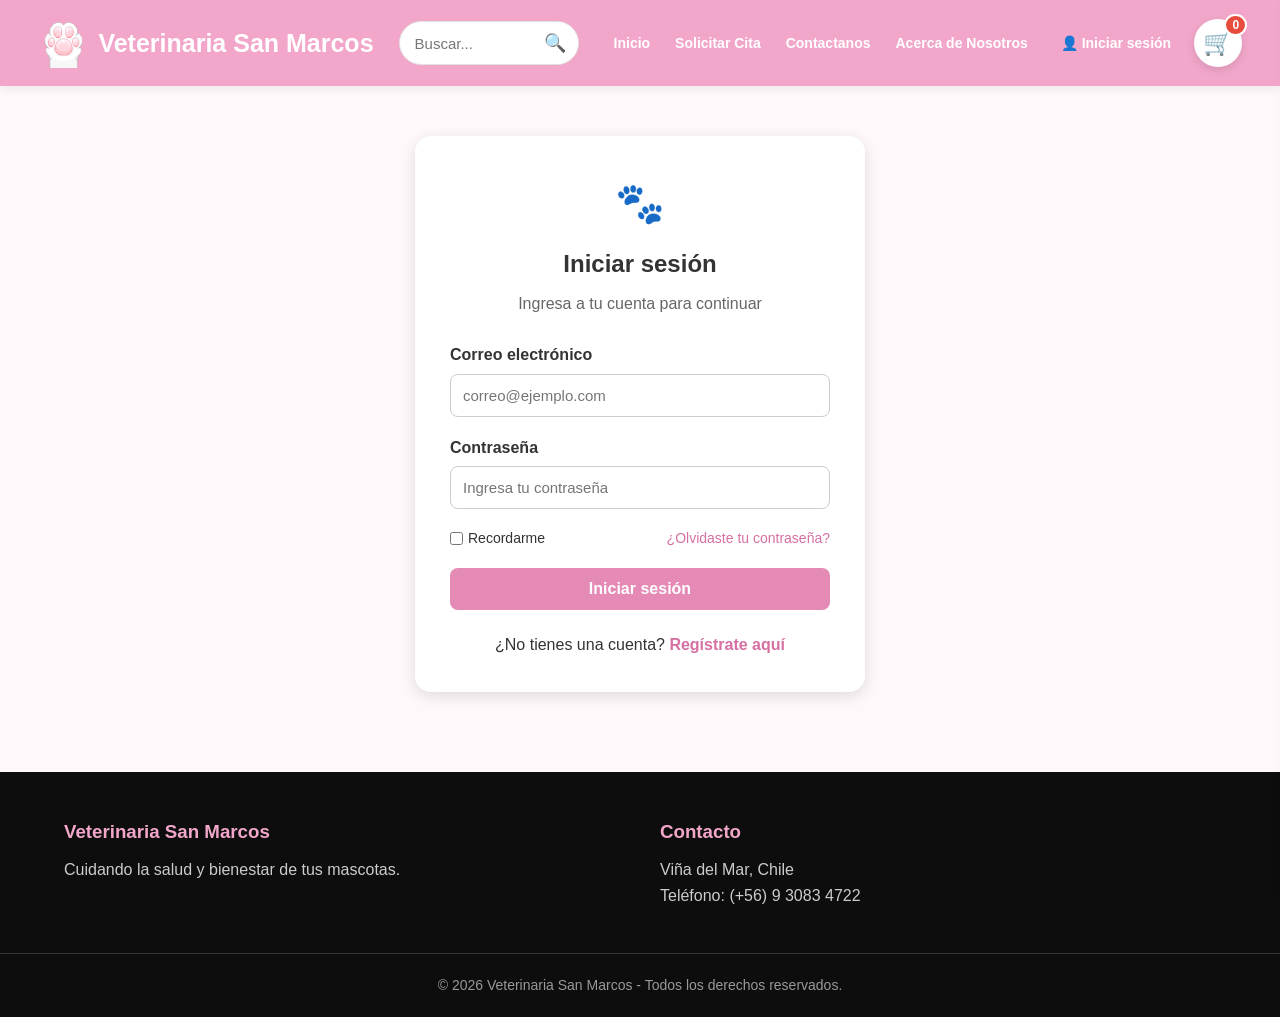
<file: solicitar_cita.html>
<!DOCTYPE html>
<html lang="es">

<head>
    <meta charset="UTF-8">
    <meta name="viewport" content="width=device-width, initial-scale=1.0">
    <link rel="stylesheet" href="css/style.css">
    <link rel="icon" href="assets/img/af0b5c1a02edd66e8cf9aa0a86a5b760.gif" type="image/x-icon">
    <title>Veterinaria San Marcos</title>
</head>

<body>
    <header>
        <div class="header-container">
            <div class="logo-container">
                <img src="assets/img/af0b5c1a02edd66e8cf9aa0a86a5b760.gif" alt="Logo Veterinaria San Marcos"
                    class="logo-img">
                <div class="logo">
                    <a href="index.html">
                        Veterinaria San Marcos
                    </a>
                </div>
            </div>
            <div class="search-box">
                <input type="text" id="searchInput" placeholder="Buscar..." autocomplete="off">

                <button type="button" id="searchButton" aria-label="Buscar">
                    🔍
                </button>

                <div id="searchSuggestions" class="search-suggestions"></div>
            </div>
            <input type="checkbox" id="menu-toggle">
            <label for="menu-toggle" class="menu-icon">
                ☰
            </label>
            <nav class="navbar">
                <ul class="listajiji">
                    <li id="menuMiPerfil" style="display:none;">
                        <a href="mi_perfil.html">
                            Mi Perfil
                        </a>
                    </li>
                    <li>
                        <a href="index.html">
                            Inicio
                        </a>
                    </li>
                    <li>
                        <a href="solicitar_cita.html" class="active">
                            Solicitar Cita
                        </a>
                    </li>
                    <li id="menuMisCitas" style="display: none;">
                        <a href="mis_citas.html">
                            Mis Citas
                        </a>
                    </li>
                    <li>
                        <a href="contactanos.html">
                            Contactanos
                        </a>
                    </li>
                    <li>
                        <a href="acerca_de.html">
                            Acerca de Nosotros
                        </a>
                    </li>
                    <li class="menu-sesion-movil">
                        <a href="inicio_sesion.html" class="iniciar-sesion-movil">
                            👤 Iniciar sesión
                        </a>
                    </li>
                </ul>
            </nav>
            <a href="inicio_sesion.html" class="iniciar-sesion">
                👤 Iniciar sesión
            </a>
            <button id="botonCarrito" class="carrito-icono" type="button" aria-label="Abrir carrito">
                🛒
                <span id="contadorCarrito">
                    0
                </span>
            </button>
        </div>
    </header>
    <div id="carritoPanel" class="carrito-panel">
        <div class="carrito-header">
            <h2>
                🛒 Mi Carrito
            </h2>
            <button id="cerrarCarrito" class="cerrar-carrito" type="button">
                ×
            </button>
        </div>
        <div id="carritoContenido" class="carrito-contenido">
        </div>
        <div class="carrito-footer">
            <div class="carrito-total">
                <span>
                    Total:
                </span>
                <strong id="carritoTotal">
                    $0
                </strong>
            </div>
            <button id="finalizarCompra" class="btn-finalizar" type="button">
                Finalizar compra
            </button>
            <button id="vaciarCarrito" class="btn-vaciar" type="button">
                Vaciar carrito
            </button>
        </div>
    </div>
    <div id="fondoCarrito" class="fondo-carrito"></div>
    <main class="main-cita">
        <section class="cita-container">
            <div class="cita-titulo">
                <h1>
                    Solicitar Cita
                </h1>
                <p>
                    Completa el formulario para agendar una cita para tu mascota.
                </p>
                <p class="aviso-obligatorio">
                    <span class="obligatorio">
                        *
                    </span>
                    Campos obligatorios
                </p>
            </div>
            <form class="formulario-cita" id="formCita">
                <div class="seccion-formulario">
                    <h2>
                        Datos del tutor
                    </h2>
                    <div class="cita-grid">
                        <div class="cita-campo">
                            <label for="nombreTutor">
                                Nombre completo
                                <span class="obligatorio">
                                    *
                                </span>
                            </label>
                            <input type="text" id="nombreTutor" name="nombreTutor"
                                placeholder="Ingresa tu nombre completo" required>
                        </div>
                        <div class="cita-campo">
                            <label for="rut">
                                RUT
                            </label>
                            <input type="text" id="rut" name="rut" placeholder="12.345.678-9">
                        </div>
                        <div class="cita-campo">
                            <label for="telefono">
                                Teléfono
                                <span class="obligatorio">
                                    *
                                </span>
                            </label>
                            <input type="tel" id="telefono" name="telefono" placeholder="+56 9 1234 5678" required>
                        </div>
                        <div class="cita-campo">
                            <label for="correo">
                                Correo electrónico
                                <span class="obligatorio">
                                    *
                                </span>
                            </label>
                            <input type="email" id="correo" name="correo" placeholder="correo@ejemplo.com" required>
                        </div>
                    </div>
                </div>
                <div class="seccion-formulario">
                    <h2>
                        Datos de la mascota
                    </h2>
                    <div class="cita-grid">
                        <div class="cita-campo">
                            <label for="nombreMascota">
                                Nombre
                                <span class="obligatorio">
                                    *
                                </span>
                            </label>
                            <input type="text" id="nombreMascota" name="nombreMascota"
                                placeholder="Nombre de tu mascota" required>
                        </div>
                        <div class="cita-campo">
                            <label for="especie">
                                Especie
                                <span class="obligatorio">
                                    *
                                </span>
                            </label>
                            <select id="especie" name="especie" required>
                                <option value="">
                                    Selecciona una especie
                                </option>
                                <option value="perro">
                                    Perro
                                </option>
                                <option value="gato">
                                    Gato
                                </option>
                                <option value="otro">
                                    Conejo
                                </option>
                            </select>
                        </div>
                        <div class="cita-campo">
                            <label for="raza">
                                Raza
                            </label>
                            <input type="text" id="raza" name="raza" placeholder="Ej: Labrador">
                        </div>
                        <div class="cita-campo">
                            <label for="fechaNacimiento">
                                Fecha de nacimiento
                            </label>
                            <input type="date" id="fechaNacimiento" name="fechaNacimiento">
                        </div>
                        <div class="cita-campo">
                            <label for="sexo">
                                Sexo
                                <span class="obligatorio">
                                    *
                                </span>
                            </label>
                            <select id="sexo" name="sexo" required>
                                <option value="">
                                    Selecciona una opción
                                </option>
                                <option value="macho">
                                    Macho
                                </option>
                                <option value="hembra">
                                    Hembra
                                </option>
                            </select>
                        </div>
                        <div class="cita-campo">
                            <label for="esterilizado">
                                ¿Está esterilizado/a?
                            </label>
                            <select id="esterilizado" name="esterilizado">
                                <option value="">
                                    Selecciona una opción
                                </option>
                                <option value="si">
                                    Sí
                                </option>
                                <option value="no">
                                    No
                                </option>
                            </select>
                        </div>
                    </div>
                </div>
                <div class="seccion-formulario">
                    <h2>
                        Datos de la cita
                    </h2>
                    <div class="cita-campo">
                        <label for="motivo">
                            Motivo de consulta
                            <span class="obligatorio">
                                *
                            </span>
                        </label>
                        <select id="motivo" name="motivo" required>
                            <option value="">
                                Selecciona un motivo
                            </option>
                            <option value="consulta">
                                Consulta general
                            </option>
                            <option value="vacunacion">
                                Vacunación
                            </option>
                            <option value="control">
                                Control preventivo
                            </option>
                            <option value="otro">
                                Otro
                            </option>
                        </select>
                    </div>
                    <div class="cita-campo">
                        <label for="descripcion">
                            Descripción del motivo
                        </label>
                        <textarea id="descripcion" name="descripcion" rows="5"
                            placeholder="Cuéntanos brevemente el motivo de la consulta..."></textarea>
                    </div>
                    <div class="cita-grid">
                        <div class="cita-campo">
                            <label for="veterinario">
                                Veterinario/a
                            </label>
                            <select id="veterinario" name="veterinario">
                                <option value="">
                                    Sin preferencia
                                </option>
                                <option value="veterinario1">
                                    Veterinario/a 1
                                </option>
                                <option value="veterinario2">
                                    Veterinario/a 2
                                </option>
                            </select>
                        </div>
                        <div class="cita-campo">
                            <label for="fechaCita">
                                Fecha
                                <span class="obligatorio">
                                    *
                                </span>
                            </label>
                            <input type="date" id="fechaCita" name="fechaCita" required>
                        </div>
                        <div class="cita-campo">
                            <label for="horaCita">
                                Hora
                                <span class="obligatorio">
                                    *
                                </span>
                            </label>
                            <input type="time" id="horaCita" name="horaCita" required>
                        </div>
                    </div>
                </div>
                <div class="terminos-cita">
                    <label>
                        <input type="checkbox" name="terminos" required>
                        Acepto los términos y condiciones
                        <span class="obligatorio">
                            *
                        </span>
                    </label>
                </div>
                <button type="submit" class="btn-agendar-cita">
                    Agendar Cita
                </button>
            </form>
        </section>
    </main>
    <footer>
        <div class="footer-container">
            <div>
                <h3>
                    Veterinaria San Marcos
                </h3>
                <p>
                    Cuidando la salud y bienestar de tus mascotas.
                </p>
            </div>
            <div>
                <h3>
                    Contacto
                </h3>
                <p>
                    Viña del Mar, Chile
                </p>
                <p>
                    Teléfono: (+56) 9 3083 4722
                </p>
            </div>
        </div>
        <div class="footer-bottom">
            <p>
                &copy; 2026 Veterinaria San Marcos -
                Todos los derechos reservados.
            </p>
        </div>
    </footer>
    <script src="script/carrito.js"></script>
    <script src="script/buscador.js"></script>
    <script src="script/sesion.js"></script>
    <script src="script/citas.js"></script>
</body>

</html>s
</file>
<file: css/style.css>
* {
    margin: 0;
    padding: 0;
    box-sizing: border-box;
}

html {
    scroll-behavior: smooth;
}

body {
    font-family: Arial, Helvetica, sans-serif;
    background-color: #fff8fb;
    color: #333;
    line-height: 1.6;
    min-height: 100vh;
    display: flex;
    flex-direction: column;
}

main {
    flex: 1;
}

header {
    background-color: #f2a7ca;
    padding: 18px 0;
    box-shadow: 0 2px 10px rgba(0, 0, 0, 0.08);
}

.header-container {
    width: 90%;
    max-width: 1200px;
    margin: auto;
    display: flex;
    align-items: center;
    justify-content: space-between;
    gap: 15px;
    position: relative;
}

.logo-container {
    display: flex;
    align-items: center;
    gap: 12px;
    flex-shrink: 0;
}

.logo-img {
    width: 50px;
    height: 50px;
    object-fit: contain;
}

.logo a {
    color: #ffffff;
    text-decoration: none;
    font-size: 25px;
    font-weight: bold;
    white-space: nowrap;
}

.search-box {
    display: flex;
    align-items: center;
    width: 240px;
    min-width: 200px;
    height: 44px;
    background-color: #ffffff;
    border-radius: 25px;
    overflow: visible;
    border: 1px solid #e0e0e0;
    margin-left: 10px;
    margin-right: 10px;
    flex-shrink: 1;
    position: relative;
}

.search-box input {
    flex: 1;
    width: 100%;
    height: 100%;
    border: none;
    outline: none;
    padding: 0 15px;
    font-size: 15px;
    color: #333;
    background-color: transparent;
}

.search-box input::placeholder {
    color: #777;
}

.search-box>button {
    width: 45px;
    height: 100%;
    border: none;
    background-color: #ffffff;
    color: #d85f91;
    cursor: pointer;
    font-size: 18px;
    display: flex;
    align-items: center;
    justify-content: center;
    border-radius: 0 25px 25px 0;
}

.search-box>button:hover {
    background-color: #d85f91;
    color: #ffffff;
}

.navbar {
    flex-shrink: 0;
}

.navbar ul {
    display: flex;
    align-items: center;
    justify-content: center;
    gap: 5px;
    list-style: none;
    margin: 0;
    padding: 0;
}

.navbar li {
    white-space: nowrap;
}

.navbar a {
    display: block;
    color: #ffffff;
    text-decoration: none;
    padding: 10px 13px;
    border-radius: 8px;
    font-weight: bold;
    white-space: nowrap;
    transition: 0.3s;
    font-size: 15px;
}

.navbar a:hover,
.navbar a.active {
    background-color: #ffffff;
    color: #d85f91;
}

#menu-toggle {
    display: none;
}

.menu-icon {
    display: none;
    color: #ffffff;
    font-size: 30px;
    cursor: pointer;
    padding: 5px;
}

.carrito-icono {
    position: relative;
    display: flex;
    align-items: center;
    justify-content: center;
    width: 48px;
    height: 48px;
    border: none;
    border-radius: 50%;
    background-color: #ffffff;
    color: #d85f91;
    font-size: 24px;
    cursor: pointer;
    flex-shrink: 0;
    box-shadow: 0 3px 10px rgba(0, 0, 0, 0.12);
    transition: 0.3s;
    z-index: 20;
}

.carrito-icono:hover {
    background-color: #d85f91;
    color: #ffffff;
    transform: scale(1.05);
}

#contadorCarrito {
    position: absolute;
    top: -5px;
    right: -5px;
    min-width: 22px;
    height: 22px;
    padding: 2px 6px;
    display: flex;
    align-items: center;
    justify-content: center;
    background-color: #e74c3c;
    color: #ffffff;
    border-radius: 50px;
    font-size: 12px;
    font-weight: bold;
    border: 2px solid #ffffff;
}

.carrito-panel {
    position: fixed;
    top: 0;
    right: -420px;
    width: 400px;
    max-width: 90%;
    height: 100vh;
    background-color: #ffffff;
    z-index: 1000;
    box-shadow: -5px 0 20px rgba(0, 0, 0, 0.18);
    display: flex;
    flex-direction: column;
    transition: right 0.3s ease;
}

.carrito-panel.abierto {
    right: 0;
}

.carrito-header {
    display: flex;
    align-items: center;
    justify-content: space-between;
    padding: 20px;
    background-color: #f2a7ca;
    color: #ffffff;
}

.carrito-header h2 {
    font-size: 22px;
    margin: 0;
}

.cerrar-carrito {
    border: none;
    background: transparent;
    color: #ffffff;
    font-size: 35px;
    line-height: 1;
    cursor: pointer;
    transition: 0.2s;
}

.cerrar-carrito:hover {
    transform: scale(1.15);
}

.carrito-contenido {
    flex: 1;
    overflow-y: auto;
    padding: 20px;
}

.carrito-vacio {
    text-align: center;
    padding: 60px 20px;
    color: #777;
}

.carrito-vacio .icono-vacio {
    display: block;
    font-size: 50px;
    margin-bottom: 15px;
}

.carrito-vacio p {
    font-size: 17px;
}

.item-carrito {
    display: flex;
    gap: 12px;
    padding: 15px 0;
    border-bottom: 1px solid #eeeeee;
}

.item-carrito-imagen {
    width: 70px;
    height: 70px;
    object-fit: cover;
    border-radius: 8px;
    flex-shrink: 0;
}

.item-carrito-info {
    flex: 1;
    min-width: 0;
}

.item-carrito-nombre {
    font-size: 14px;
    font-weight: bold;
    color: #333;
    margin-bottom: 5px;
}

.item-carrito-precio {
    color: #d85f91;
    font-weight: bold;
    margin-bottom: 8px;
}

.controles-cantidad {
    display: flex;
    align-items: center;
    gap: 7px;
}

.btn-cantidad {
    width: 28px;
    height: 28px;
    border: none;
    border-radius: 5px;
    background-color: #f2a7ca;
    color: #ffffff;
    font-weight: bold;
    cursor: pointer;
    transition: 0.2s;
}

.btn-cantidad:hover {
    background-color: #d85f91;
}

.cantidad {
    min-width: 22px;
    text-align: center;
    font-weight: bold;
}

.btn-eliminar {
    width: 30px;
    height: 30px;
    border: none;
    border-radius: 5px;
    background-color: #f5f5f5;
    color: #e74c3c;
    cursor: pointer;
    font-size: 16px;
    margin-left: auto;
    transition: 0.2s;
}

.btn-eliminar:hover {
    background-color: #e74c3c;
    color: #ffffff;
}

.carrito-footer {
    border-top: 1px solid #eeeeee;
    padding: 20px;
    background-color: #ffffff;
}

.carrito-total {
    display: flex;
    align-items: center;
    justify-content: space-between;
    margin-bottom: 15px;
    font-size: 20px;
}

.carrito-total strong {
    color: #d85f91;
    font-size: 24px;
}

.btn-finalizar {
    width: 100%;
    padding: 13px;
    border: none;
    border-radius: 8px;
    background-color: #d85f91;
    color: #ffffff;
    font-size: 16px;
    font-weight: bold;
    cursor: pointer;
    transition: 0.3s;
    margin-bottom: 10px;
}

.btn-finalizar:hover {
    background-color: #b94776;
    transform: translateY(-2px);
}

.btn-vaciar {
    width: 100%;
    padding: 10px;
    border: 1px solid #e74c3c;
    border-radius: 8px;
    background-color: #ffffff;
    color: #e74c3c;
    font-weight: bold;
    cursor: pointer;
    transition: 0.3s;
}

.btn-vaciar:hover {
    background-color: #e74c3c;
    color: #ffffff;
}

.fondo-carrito {
    position: fixed;
    top: 0;
    left: 0;
    width: 100%;
    height: 100%;
    background-color: rgba(0, 0, 0, 0.45);
    z-index: 999;
    opacity: 0;
    visibility: hidden;
    transition: 0.3s;
}

.fondo-carrito.activo {
    opacity: 1;
    visibility: visible;
}

.banner {
    position: relative;
    width: 100%;
    height: 550px;
    overflow: hidden;
}

.banner-slide {
    position: absolute;
    top: 0;
    left: 0;
    width: 100%;
    height: 100%;
    display: flex;
    align-items: center;
    justify-content: center;
    text-align: center;
    padding: 40px 20px;
    background-size: cover;
    background-position: center;
    opacity: 0;
    visibility: hidden;
    transition: opacity 0.5s ease, visibility 0.5s ease;
    animation: none !important;
}

.banner-slide.active {
    opacity: 1;
    visibility: visible;
    z-index: 1;
}

.banner-slide::before {
    content: "";
    position: absolute;
    top: 0;
    left: 0;
    width: 100%;
    height: 100%;
    background-color: rgba(0, 0, 0, 0.45);
}

.slide-1 {
    background-image: url("../assets/img/images.jpg");
}

.slide-2 {
    background-image: url("../assets/img/WhatsApp-Image-2023-12-01-at-11.50.35-2.jpeg");
}

.slide-3 {
    background-image: url("../assets/img/CIRUGIA.jpg");
}

.banner-content {
    position: relative;
    z-index: 2;
    width: 90%;
    max-width: 800px;
    color: #ffffff;
}

.banner-subtitle {
    color: #ffffff;
    font-size: 18px;
    font-weight: bold;
    margin-bottom: 10px;
}

.banner-content h1 {
    color: #ffffff;
    font-size: 48px;
    line-height: 1.2;
    margin-bottom: 20px;
}

.banner-content>p:not(.banner-subtitle) {
    color: #ffffff;
    font-size: 20px;
    margin-bottom: 30px;
}

.btn {
    display: inline-block;
    background-color: #ffffff;
    color: #d85f91;
    padding: 14px 28px;
    border-radius: 8px;
    text-decoration: none;
    font-weight: bold;
    transition: 0.3s;
}

.btn:hover {
    background-color: #d85f91;
    color: #ffffff;
    transform: translateY(-2px);
}

.banner-indicators {
    position: absolute;
    z-index: 5;
    bottom: 25px;
    left: 0;
    right: 0;
    display: flex;
    justify-content: center;
    gap: 10px;
}

.indicator {
    width: 12px;
    height: 12px;
    border-radius: 50%;
    background-color: rgba(255, 255, 255, 0.6);
    cursor: pointer;
    transition: 0.3s;
}

.indicator:hover {
    transform: scale(1.2);
    background-color: rgba(255, 255, 255, 0.9);
}

.indicator.active {
    background-color: #ffffff;
    transform: scale(1.1);
}

.section {
    width: 90%;
    max-width: 1200px;
    margin: auto;
    padding: 70px 0;
}

.section-title {
    text-align: center;
    max-width: 700px;
    margin: 0 auto 45px;
}

.section-subtitle {
    color: #d85f91;
    font-weight: bold;
    text-transform: uppercase;
    font-size: 14px;
    letter-spacing: 1px;
    margin-bottom: 5px;
}

.section-title h2 {
    color: #333;
    font-size: 36px;
    margin-bottom: 12px;
}

.section-title>p:last-child {
    color: #666;
}

.productos-grid {
    display: grid;
    grid-template-columns: repeat(3, 1fr);
    gap: 35px;
    align-items: stretch;
}

.producto {
    min-width: 0;
}

.producto-card {
    height: 100%;
    display: flex;
    flex-direction: column;
}

.producto .card-img-top {
    display: block;
    width: 100%;
    height: 220px;
    object-fit: cover;
}

.producto .card-body {
    padding: 25px;
    display: flex;
    flex-direction: column;
    flex: 1;
}

.producto .card-title {
    font-size: 20px;
    font-weight: bold;
    margin-bottom: 15px;
    color: #333;
}

.producto .card-text {
    color: #666;
    margin-bottom: 10px;
    flex-grow: 1;
}

.precio {
    display: inline-block;
    width: fit-content;
    font-size: 27px;
    font-weight: 800;
    color: #d85f91;
    background-color: #fff0f6;
    padding: 8px 15px;
    border-radius: 10px;
    margin-top: 15px;
    margin-bottom: 15px;
}

.corazon {
    color: #d85f91;
    font-size: 23px;
    margin-right: 5px;
}

.btn-agregar {
    width: 100%;
    border: none;
    background-color: #d85f91;
    color: #ffffff;
    padding: 12px 20px;
    border-radius: 8px;
    font-weight: bold;
    cursor: pointer;
    transition: 0.3s;
}

.btn-agregar:hover {
    background-color: #b94776;
    transform: translateY(-2px);
}

.btn-agregar.agregado {
    background-color: #4caf50;
}

.card {
    background-color: #ffffff;
    border-radius: 12px;
    overflow: hidden;
    box-shadow: 0 4px 15px rgba(0, 0, 0, 0.08);
    transition: transform 0.2s, box-shadow 0.2s;
}

.card:hover {
    transform: translateY(-5px);
    box-shadow: 0 8px 20px rgba(0, 0, 0, 0.12);
}

.grid-container {
    display: grid;
    grid-template-columns: repeat(3, 1fr);
    gap: 25px;
}

.card-image img {
    display: block;
    width: 100%;
    height: 180px;
    object-fit: cover;
}

.card-content {
    padding: 25px;
}

.card h3 {
    color: #d85f91;
    font-size: 21px;
    margin-bottom: 10px;
}

.card p {
    color: #666;
    margin-bottom: 18px;
}

.card-link {
    color: #d85f91;
    text-decoration: none;
    font-weight: bold;
}

.card-link:hover {
    text-decoration: underline;
}

.location-section {
    padding-top: 20px;
}

.location-container {
    display: grid;
    grid-template-columns: 1fr 1.5fr;
    gap: 30px;
    align-items: stretch;
}

.location-info {
    background-color: #ffffff;
    padding: 30px;
    border-radius: 12px;
    box-shadow: 0 4px 15px rgba(0, 0, 0, 0.08);
}

.location-info h3 {
    color: #d85f91;
    margin-bottom: 20px;
    font-size: 23px;
}

.location-info p {
    color: #555;
    margin-bottom: 15px;
}

.map-placeholder {
    min-height: 280px;
    display: flex;
    flex-direction: column;
    align-items: center;
    justify-content: center;
    text-align: center;
    padding: 30px;
    border-radius: 12px;
    background-color: #f2a7ca;
    color: #ffffff;
}

.map-placeholder p {
    font-size: 24px;
    font-weight: bold;
    margin-bottom: 10px;
}

.map-placeholder span {
    font-size: 15px;
}

.map-placeholder img {
    width: 100%;
    max-width: 100%;
    height: auto;
    display: block;
    border-radius: 12px;
}

footer {
    background-color: #0d0d0d;
    color: #ffffff;
    margin-top: 30px;
}

.footer-container {
    width: 90%;
    max-width: 1200px;
    margin: auto;
    padding: 45px 0;
    display: grid;
    grid-template-columns: 1fr 1fr;
    gap: 40px;
}

.footer-container h3 {
    color: #f2a7ca;
    margin-bottom: 10px;
}

.footer-container p {
    color: #cccccc;
}

.footer-bottom {
    border-top: 1px solid #333;
    text-align: center;
    padding: 20px;
}

.footer-bottom p {
    color: #999;
    font-size: 14px;
}

@media (max-width: 1100px) {
    .navbar a {
        padding: 10px 8px;
        font-size: 14px;
    }

    .search-box {
        width: 180px;
    }
}

@media (max-width: 900px) {
    .header-container {
        width: 90%;
        flex-wrap: wrap;
    }

    .logo-container {
        flex: 1;
    }

    .search-box {
        width: 200px;
        margin-left: 0;
        margin-right: 0;
    }

    .menu-icon {
        display: block;
    }

    .navbar {
        display: none;
        width: 100%;
        order: 10;
    }

    #menu-toggle:checked~.navbar {
        display: block;
    }

    .navbar ul {
        flex-direction: column;
        width: 100%;
        gap: 5px;
        padding-top: 15px;
    }

    .navbar li {
        width: 100%;
        text-align: center;
    }

    .navbar a {
        width: 100%;
    }

    .carrito-icono {
        order: 5;
    }

    .banner-content h1 {
        font-size: 40px;
    }

    .productos-grid {
        grid-template-columns: repeat(2, 1fr);
        gap: 25px;
    }

    .grid-container {
        grid-template-columns: repeat(2, 1fr);
    }

    .location-container {
        grid-template-columns: 1fr;
    }
}

@media (max-width: 600px) {
    header {
        padding: 12px 0;
    }

    .header-container {
        width: 92%;
        display: flex;
        flex-wrap: wrap;
        align-items: center;
        gap: 0;
    }

    .logo-container {
        order: 1;
        flex: 1;
        min-width: 0;
        display: flex;
        align-items: center;
        gap: 8px;
    }

    .logo-img {
        width: 40px;
        height: 40px;
        flex-shrink: 0;
    }

    .logo a {
        font-size: 18px;
        white-space: nowrap;
    }

    .menu-icon {
        order: 2;
        display: block;
        font-size: 27px;
        padding: 5px;
        margin-left: 5px;
        line-height: 1;
    }

    .carrito-icono {
        order: 3;
        width: 42px;
        height: 42px;
        min-width: 42px;
        font-size: 20px;
        margin-left: 8px;
        flex-shrink: 0;
    }

    #contadorCarrito {
        top: -5px;
        right: -5px;
        min-width: 20px;
        height: 20px;
        font-size: 11px;
        padding: 1px 5px;
    }

    .search-box {
        order: 4;
        width: 100%;
        height: 40px;
        margin: 12px 0 0 0;
        flex-basis: 100%;
    }

    .search-box input {
        font-size: 13px;
        padding: 0 12px;
    }

    .search-box button {
        width: 42px;
        font-size: 16px;
    }

    .navbar {
        order: 5;
        width: 100%;
        display: none;
    }

    #menu-toggle:checked~.navbar {
        display: block;
    }

    .navbar ul {
        flex-direction: column;
        width: 100%;
        gap: 5px;
        padding-top: 12px;
    }

    .navbar li {
        width: 100%;
        text-align: center;
    }

    .navbar a {
        width: 100%;
        padding: 9px;
    }

    .banner {
        height: 500px;
    }

    .banner-content {
        width: 90%;
    }

    .banner-content h1 {
        font-size: 32px;
        line-height: 1.2;
    }

    .banner-content>p:not(.banner-subtitle) {
        font-size: 17px;
    }

    .banner-subtitle {
        font-size: 16px;
    }

    .section {
        width: 92%;
        padding: 50px 0;
    }

    .section-title h2 {
        font-size: 30px;
    }

    .productos-grid {
        grid-template-columns: 1fr;
        gap: 25px;
    }

    .precio {
        font-size: 25px;
    }

    .grid-container {
        grid-template-columns: 1fr;
    }

    .location-container {
        grid-template-columns: 1fr;
    }

    .carrito-panel {
        width: 100%;
        max-width: 100%;
    }

    .carrito-header {
        padding: 18px;
    }

    .carrito-contenido {
        padding: 15px;
    }

    .carrito-footer {
        padding: 15px;
    }

    .footer-container {
        grid-template-columns: 1fr;
        text-align: center;
        padding: 35px 0;
    }
}

.contacto {
    width: 90%;
    max-width: 1200px;
    margin: 40px auto;
}

.contacto h1 {
    text-align: center;
    color: #333;
    margin-bottom: 10px;
}

.contacto>p {
    text-align: center;
    margin-bottom: 35px;
}

.contacto-contenido {
    display: grid;
    grid-template-columns: 1fr 1fr;
    gap: 30px;
}

.informacion-contacto,
.formulario-contacto {
    background-color: white;
    padding: 30px;
    border-radius: 15px;
    box-shadow: 0 3px 10px rgba(0, 0, 0, 0.10);
}

.informacion-contacto h2,
.formulario-contacto h2 {
    color: #e58ab5;
    margin-bottom: 20px;
}

.informacion-contacto p {
    margin: 15px 0;
}

.formulario-contacto form {
    display: flex;
    flex-direction: column;
    gap: 8px;
}

.formulario-contacto label {
    font-weight: bold;
    margin-top: 8px;
}

.formulario-contacto input,
.formulario-contacto textarea {
    width: 100%;
    padding: 10px;
    border: 1px solid #ccc;
    border-radius: 8px;
    box-sizing: border-box;
    font-family: Arial, Helvetica, sans-serif;
}

.formulario-contacto textarea {
    resize: vertical;
}

.formulario-contacto button {
    margin-top: 15px;
    padding: 12px 20px;
    border: none;
    border-radius: 8px;
    background-color: #e58ab5;
    color: white;
    font-weight: bold;
    cursor: pointer;
}

.formulario-contacto button:hover {
    background-color: #d66fa2;
}

.ubicacion {
    width: 90%;
    max-width: 1200px;
    margin: 40px auto;
    text-align: center;
}

.ubicacion h2 {
    margin-bottom: 20px;
}

.mapa {
    width: 100%;
    height: 300px;
    background-color: #eee;
    border-radius: 15px;
}

.solicitar-cita {
    width: 90%;
    max-width: 1200px;
    margin: 40px auto;
    padding: 35px;
    box-sizing: border-box;
    text-align: center;
    background-color: #f2a7ca;
    border-radius: 15px;
}

.solicitar-cita h2 {
    margin-bottom: 10px;
}

.solicitar-cita a {
    display: inline-block;
    margin-top: 15px;
    padding: 10px 20px;
    background-color: white;
    color: #d66fa2;
    text-decoration: none;
    border-radius: 8px;
    font-weight: bold;
}

@media (max-width: 700px) {
    .contacto-contenido {
        grid-template-columns: 1fr;
    }
}

.iniciar-sesion {
    color: white;
    text-decoration: none;
    font-weight: bold;
    white-space: nowrap;
    padding: 8px 10px;
    border-radius: 8px;
    transition: 0.3s;
    font-size: 14px;
    flex-shrink: 0;
}

.iniciar-sesion:hover {
    background-color: white;
    color: #e58ab5;
}

.iniciar-sesion:hover {
    background-color: white;
    color: #e58ab5;
}

.main-login {
    flex: 1;
    display: flex;
    justify-content: center;
    align-items: center;
    padding: 50px 20px;
}

.login-container {
    width: 100%;
    max-width: 450px;
}

.login-card {
    background-color: white;
    padding: 35px;
    border-radius: 16px;
    box-shadow: 0 4px 15px rgba(0, 0, 0, 0.12);
}

.login-icono {
    text-align: center;
    font-size: 40px;
    margin-bottom: 10px;
}

.login-card h1 {
    text-align: center;
    margin-bottom: 8px;
    color: #333;
}

.login-descripcion {
    text-align: center;
    margin-bottom: 25px;
    color: #666;
}

.login-form {
    display: flex;
    flex-direction: column;
    gap: 18px;
}

.login-campo {
    display: flex;
    flex-direction: column;
    gap: 6px;
}

.login-campo label {
    font-weight: bold;
}

.login-campo input {
    width: 100%;
    padding: 12px;
    border: 1px solid #ccc;
    border-radius: 8px;
    box-sizing: border-box;
    font-size: 15px;
}

.login-campo input:focus {
    outline: none;
    border-color: #e58ab5;
}

.login-opciones {
    display: flex;
    justify-content: space-between;
    align-items: center;
    gap: 15px;
    font-size: 14px;
}

.recordarme {
    display: flex;
    align-items: center;
    gap: 5px;
}

.olvidaste-contrasena {
    color: #d66fa2;
    text-decoration: none;
}

.olvidaste-contrasena:hover {
    text-decoration: underline;
}

.btn-login {
    width: 100%;
    padding: 12px;
    border: none;
    border-radius: 8px;
    background-color: #e58ab5;
    color: white;
    font-weight: bold;
    font-size: 16px;
    cursor: pointer;
}

.btn-login:hover {
    background-color: #d66fa2;
}

.login-registro {
    text-align: center;
    margin-top: 22px;
}

.login-registro a {
    color: #d66fa2;
    font-weight: bold;
    text-decoration: none;
}

.login-registro a:hover {
    text-decoration: underline;
}

@media (max-width: 600px) {
    .login-card {
        padding: 25px 20px;
        margin: 20px 0;
    }

    .login-opciones {
        flex-direction: column;
        align-items: flex-start;
    }
}

.login-campo label .obligatorio {
    color: #e53935;
    font-weight: bold;
}

.imagen-contacto {
    width: 100%;
    height: 300px;
    object-fit: contain;
    border-radius: 12px;
    margin-top: 25px;
    display: block;
}

.acerca-presentacion,
.acerca-mision,
.acerca-valores,
.acerca-equipo {
    width: 90%;
    max-width: 1200px;
    margin: 50px auto;
}

.acerca-titulo {
    text-align: center;
    margin-bottom: 35px;
}

.acerca-titulo h1 {
    font-size: 36px;
    margin-bottom: 10px;
    color: #333;
}

.acerca-titulo p {
    color: #666;
    font-size: 17px;
}

.acerca-contenido {
    display: grid;
    grid-template-columns: 1fr 1fr;
    gap: 35px;
    align-items: center;
}

.acerca-imagen img {
    width: 100%;
    height: 350px;
    object-fit: cover;
    border-radius: 15px;
    display: block;
}

.acerca-texto {
    background-color: white;
    padding: 35px;
    border-radius: 15px;
    box-shadow: 0 3px 12px rgba(0, 0, 0, 0.10);
}

.acerca-texto h2 {
    color: #e58ab5;
    margin-bottom: 20px;
}

.acerca-texto p {
    margin-bottom: 15px;
    line-height: 1.7;
}

.acerca-mision {
    background-color: #f2a7ca;
    padding: 40px;
    box-sizing: border-box;
    border-radius: 15px;
    text-align: center;
}

.acerca-mision h2 {
    margin-bottom: 15px;
    color: white;
}

.acerca-mision p {
    max-width: 800px;
    margin: auto;
    color: white;
    font-size: 17px;
}

.acerca-valores {
    text-align: center;
}

.acerca-valores>h2 {
    margin-bottom: 30px;
}

.valores-container {
    display: grid;
    grid-template-columns: repeat(3, 1fr);
    gap: 25px;
}

.valor-card {
    background-color: white;
    padding: 30px 25px;
    border-radius: 15px;
    box-shadow: 0 3px 12px rgba(0, 0, 0, 0.10);
}

.valor-card h3 {
    color: #e58ab5;
    margin-bottom: 10px;
}

.valor-card p {
    color: #555;
}

.acerca-servicios {
    width: 90%;
    max-width: 1200px;
    margin: 50px auto;
    text-align: center;
}

.acerca-servicios>h2 {
    margin-bottom: 10px;
}

.servicios-descripcion {
    color: #666;
    margin-bottom: 30px;
}

.servicios-acerca-container {
    display: grid;
    grid-template-columns: repeat(3, 1fr);
    gap: 25px;
}

.servicio-acerca-card {
    background-color: white;
    padding: 30px 25px;
    border-radius: 15px;
    box-shadow: 0 3px 12px rgba(0, 0, 0, 0.10);
}

.servicio-acerca-card h3 {
    color: #e58ab5;
    margin-bottom: 10px;
}

.servicio-acerca-card p {
    color: #555;
    line-height: 1.6;
}

@media (max-width: 800px) {
    .acerca-contenido {
        grid-template-columns: 1fr;
    }

    .valores-container {
        grid-template-columns: 1fr;
    }

    .servicios-acerca-container {
        grid-template-columns: 1fr;
    }

    .acerca-imagen img {
        height: auto;
    }
}

@media (max-width: 600px) {

    .acerca-presentacion,
    .acerca-mision,
    .acerca-valores,
    .acerca-servicios {
        width: 92%;
        margin: 35px auto;
    }

    .acerca-titulo h1 {
        font-size: 28px;
    }

    .acerca-texto,
    .acerca-mision {
        padding: 25px 20px;
    }
}

.imagen-valor {
    width: 100%;
    height: 190px;
    object-fit: cover;
    border-radius: 12px;
    margin-bottom: 18px;
    display: block;
}

.imagen-servicio-acerca {
    width: 100%;
    height: 200px;
    object-fit: cover;
    border-radius: 12px;
    margin-bottom: 18px;
    display: block;
}

.main-cita {
    flex: 1;
    padding: 50px 20px;
}

.cita-container {
    width: 90%;
    max-width: 1000px;
    margin: 0 auto;
}

.cita-titulo {
    text-align: center;
    margin-bottom: 30px;
}

.cita-titulo h1 {
    font-size: 34px;
    color: #333;
    margin-bottom: 10px;
}

.cita-titulo p {
    color: #666;
}

.aviso-obligatorio {
    font-size: 13px;
    margin-top: 10px;
}

.obligatorio {
    color: red;
    font-weight: bold;
}

.formulario-cita {
    background-color: white;
    padding: 35px;
    border-radius: 16px;
    box-shadow: 0 4px 15px rgba(0, 0, 0, 0.10);
}

.seccion-formulario {
    margin-bottom: 35px;
}

.seccion-formulario h2 {
    color: #e58ab5;
    font-size: 22px;
    margin-bottom: 22px;
    padding-bottom: 8px;
    border-bottom: 2px solid #f2a7ca;
}

.cita-grid {
    display: grid;
    grid-template-columns: repeat(2, 1fr);
    gap: 20px;
}

.cita-campo {
    display: flex;
    flex-direction: column;
    gap: 7px;
    margin-bottom: 18px;
}

.cita-campo label {
    font-weight: bold;
    color: #333;
}

.cita-campo input,
.cita-campo select,
.cita-campo textarea {
    width: 100%;
    padding: 12px;
    border: 1px solid #ccc;
    border-radius: 8px;
    box-sizing: border-box;
    font-family: Arial, Helvetica, sans-serif;
    font-size: 15px;
    background-color: white;
}

.cita-campo textarea {
    resize: vertical;
    min-height: 120px;
}

.cita-campo input:focus,
.cita-campo select:focus,
.cita-campo textarea:focus {
    outline: none;
    border-color: #e58ab5;
    box-shadow: 0 0 0 2px rgba(229, 138, 181, 0.15);
}

.terminos-cita {
    margin: 15px 0 25px;
}

.terminos-cita label {
    display: flex;
    align-items: center;
    gap: 8px;
    cursor: pointer;
}

.terminos-cita input {
    width: 16px;
    height: 16px;
}

.btn-agendar-cita {
    width: 100%;
    padding: 14px;
    border: none;
    border-radius: 8px;
    background-color: #e58ab5;
    color: white;
    font-size: 16px;
    font-weight: bold;
    cursor: pointer;
    transition: 0.3s;
}

.btn-agendar-cita:hover {
    background-color: #d66fa2;
}

@media (max-width: 800px) {
    .cita-grid {
        grid-template-columns: 1fr;
        gap: 0;
    }
}

@media (max-width: 600px) {
    .main-cita {
        padding: 35px 15px;
    }

    .cita-container {
        width: 100%;
    }

    .formulario-cita {
        padding: 25px 20px;
    }

    .cita-titulo h1 {
        font-size: 28px;
    }

    .seccion-formulario h2 {
        font-size: 20px;
    }
}

.producto-card img,
.producto-card .card-img-top {
    width: 100%;
    height: 280px;
    object-fit: contain;
    object-position: center;
    background-color: white;
    padding: 15px;
    border-radius: 12px 12px 0 0;
}

.mis-citas-main {
    width: 90%;
    max-width: 1200px;
    margin: 40px auto 60px;
}

.mis-citas-encabezado {
    margin-bottom: 30px;
}

.mis-citas-encabezado h1 {
    font-size: 36px;
    color: #333;
    margin-bottom: 8px;
}

.mis-citas-encabezado p {
    color: #666;
    font-size: 17px;
}

.mis-citas-resumen {
    display: grid;
    grid-template-columns: repeat(4, 1fr);
    gap: 20px;
    margin-bottom: 35px;
}

.mis-citas-card-resumen {
    background-color: white;
    border-radius: 15px;
    padding: 22px;
    box-shadow: 0 4px 15px rgba(0, 0, 0, 0.08);
    border: 1px solid #f4d7e5;
}

.mis-citas-card-resumen span {
    display: block;
    color: #666;
    font-size: 14px;
    margin-bottom: 8px;
}

.mis-citas-card-resumen strong {
    display: block;
    font-size: 30px;
    color: #d85a92;
}

.mis-citas-seccion {
    background-color: white;
    border-radius: 16px;
    padding: 25px;
    box-shadow: 0 4px 15px rgba(0, 0, 0, 0.08);
}

.mis-citas-titulo-tabla {
    display: flex;
    justify-content: space-between;
    align-items: center;
    gap: 20px;
    margin-bottom: 25px;
}

.mis-citas-titulo-tabla h2 {
    margin: 0;
}

.btn-nueva-cita {
    display: inline-block;
    background-color: #d85a92;
    color: white;
    text-decoration: none;
    font-weight: bold;
    padding: 11px 18px;
    border-radius: 9px;
    transition: 0.3s;
}

.btn-nueva-cita:hover {
    background-color: #c64b82;
}

.tabla-mis-citas-contenedor {
    width: 100%;
    overflow-x: auto;
}

.tabla-mis-citas {
    width: 100%;
    border-collapse: collapse;
    min-width: 850px;
}

.tabla-mis-citas th,
.tabla-mis-citas td {
    padding: 15px 12px;
    text-align: left;
    border-bottom: 1px solid #eee;
}

.tabla-mis-citas th {
    background-color: #fff0f6;
    color: #444;
    font-size: 14px;
}

.tabla-mis-citas td {
    font-size: 14px;
}

.tabla-mis-citas tbody tr:hover {
    background-color: #fffafb;
}

.estado-cita-pendiente,
.estado-cita-confirmada,
.estado-cita-rechazada {
    display: inline-block;
    padding: 6px 10px;
    border-radius: 20px;
    font-size: 12px;
    font-weight: bold;
    white-space: nowrap;
}

.estado-cita-pendiente {
    background-color: #fff1c7;
    color: #8a6500;
}

.estado-cita-confirmada {
    background-color: #dff5e5;
    color: #287a3e;
}

.estado-cita-rechazada {
    background-color: #ffe0e0;
    color: #a52a2a;
}

.sin-citas-cliente {
    text-align: center !important;
    padding: 40px !important;
    color: #777;
    line-height: 1.8;
}

@media (max-width: 900px) {
    .mis-citas-resumen {
        grid-template-columns:
            repeat(2, 1fr);
    }
}

@media (max-width: 600px) {
    .mis-citas-main {
        width: 94%;
        margin-top: 25px;
    }

    .mis-citas-encabezado h1 {
        font-size: 28px;
    }

    .mis-citas-resumen {
        grid-template-columns: 1fr;
    }

    .mis-citas-titulo-tabla {
        flex-direction: column;
        align-items: flex-start;
    }

    .btn-nueva-cita {
        width: 100%;
        text-align: center;
    }
}

html,
body {
    width: 100%;
    max-width: 100%;
    overflow-x: hidden;
}

.header-container {
    width: 94%;
    max-width: 1500px;
    margin: 0 auto;
    display: flex;
    align-items: center;
    gap: 15px;
    box-sizing: border-box;
}

.logo-container {
    display: flex;
    align-items: center;
    gap: 10px;
    flex-shrink: 0;
}

.logo-img {
    flex-shrink: 0;
}

.logo {
    white-space: nowrap;
}

.search-box {
    width: 240px;
    min-width: 180px;
    flex-shrink: 1;
}

.navbar {
    flex: 1;
}

.listajiji {
    display: flex;
    align-items: center;
    justify-content: center;
    gap: 8px;
    margin: 0;
    padding: 0;
    list-style: none;
}

.navbar a {
    white-space: nowrap;
    font-size: 14px;
    padding: 10px 10px;
}

.iniciar-sesion {
    white-space: nowrap;
    flex-shrink: 0;
    font-size: 14px;
    padding: 8px 8px;
}

.carrito-icono {
    flex-shrink: 0;
}

@media (max-width: 1200px) {
    .header-container {
        width: 94%;
        justify-content: space-between;
        position: relative;
    }

    .search-box {
        display: none;
    }

    .menu-icon {
        display: block;
        font-size: 28px;
        color: white;
        cursor: pointer;
        order: 3;
    }

    #menu-toggle {
        display: none;
    }

    .navbar {
        display: none;
        position: absolute;
        top: 100%;
        left: 0;
        width: 100%;
        background-color: #f2a7ca;
        z-index: 9999;
        padding: 15px;
        box-sizing: border-box;
        box-shadow: 0 8px 15px rgba(0, 0, 0, 0.12);
    }

    #menu-toggle:checked~.navbar {
        display: block;
    }

    .listajiji {
        display: flex;
        flex-direction: column;
        align-items: stretch;
        gap: 5px;
        width: 100%;
    }

    .listajiji li {
        width: 100%;
    }

    .navbar a {
        display: block;
        width: 100%;
        padding: 12px 15px;
        box-sizing: border-box;
        border-radius: 8px;
        font-size: 15px;
    }

    .logo-container {
        order: 1;
    }

    .menu-icon {
        order: 2;
    }

    .iniciar-sesion {
        order: 3;
    }

    .carrito-icono {
        order: 4;
    }
}

@media (max-width: 650px) {
    header {
        width: 100%;
    }

    .header-container {
        width: 94%;
        gap: 8px;
    }

    .logo-img {
        width: 45px;
        height: 45px;
        object-fit: contain;
    }

    .logo a {
        font-size: 16px;
    }

    .iniciar-sesion {
        max-width: 110px;
        overflow: hidden;
        text-overflow: ellipsis;
        font-size: 12px;
        padding: 6px;
    }

    .menu-icon {
        font-size: 25px;
    }

    .carrito-icono {
        transform: scale(0.9);
    }
}

@media (max-width: 480px) {
    .logo {
        display: none;
    }

    .header-container {
        gap: 6px;
    }

    .iniciar-sesion {
        max-width: 95px;
    }
}

@media (max-width: 650px) {
    .header-container {
        width: 100%;
        min-height: 70px;
        padding: 10px 12px;
        display: grid;
        grid-template-columns: 48px 1fr 48px;
        align-items: center;
        gap: 8px;
        position: relative;
        box-sizing: border-box;
    }

    .menu-icon {
        grid-column: 1;
        grid-row: 1;
        display: flex;
        align-items: center;
        justify-content: center;
        width: 44px;
        height: 44px;
        margin: 0;
        font-size: 26px;
        color: white;
        cursor: pointer;
        justify-self: start;
    }

    .logo-container {
        grid-column: 2;
        grid-row: 1;
        display: flex;
        align-items: center;
        justify-content: center;
        gap: 8px;
        width: 100%;
        min-width: 0;
        margin: 0;
    }

    .logo-img {
        width: 43px;
        height: 43px;
        object-fit: contain;
        flex-shrink: 0;
    }

    .logo {
        display: block;
        min-width: 0;
    }

    .logo a {
        display: block;
        color: white;
        text-decoration: none;
        font-size: 16px;
        font-weight: bold;
        white-space: nowrap;
    }

    .carrito-icono {
        grid-column: 3;
        grid-row: 1;
        width: 44px;
        height: 44px;
        display: flex;
        align-items: center;
        justify-content: center;
        justify-self: end;
        margin: 0;
        padding: 0;
        transform: none;
    }

    .search-box {
        display: none;
    }

    .iniciar-sesion {
        display: none;
    }

    #menu-toggle {
        display: none;
    }

    .navbar {
        display: none;
        position: absolute;
        top: 100%;
        left: 0;
        width: 100%;
        padding: 12px;
        background-color: #f2a7ca;
        box-sizing: border-box;
        z-index: 9999;
        box-shadow: 0 8px 18px rgba(0, 0, 0, 0.15);
    }

    #menu-toggle:checked~.navbar {
        display: block;
    }

    .listajiji {
        display: flex;
        flex-direction: column;
        align-items: stretch;
        width: 100%;
        gap: 6px;
        padding: 0;
        margin: 0;
    }

    .listajiji li {
        width: 100%;
    }

    .navbar a {
        display: block;
        width: 100%;
        padding: 13px 15px;
        box-sizing: border-box;
        text-align: left;
        font-size: 15px;
        border-radius: 9px;
        color: white;
    }

    .navbar a.active {
        background-color: white;
        color: #e58ab5;
    }
}

.menu-sesion-movil {
    display: none;
}

@media (max-width: 650px) {
    .menu-sesion-movil {
        display: block;
    }

    .iniciar-sesion-movil {
        display: block;
        width: 100%;
        padding: 13px 15px;
        box-sizing: border-box;
        border-top: 1px solid rgba(255, 255, 255, 0.35);
        margin-top: 5px;
        font-weight: bold;
    }
}

.mensaje-contrasena {
    margin-top: 5px;
    font-size: 13px;
    color: #777;
}

.mensaje-contrasena.error {
    color: red;
}

.search-box {
    position: relative;
}

.search-suggestions {
    display: none;
    position: absolute;
    top: calc(100% + 8px);
    left: 0;
    width: 340px;
    max-height: 360px;
    overflow-y: auto;
    background-color: white;
    border-radius: 12px;
    box-shadow: 0 8px 25px rgba(0, 0, 0, 0.15);
    z-index: 2000;
}

.search-suggestions.active {
    display: block;
}

.search-suggestion-item {
    width: 100%;
    display: flex;
    justify-content: space-between;
    align-items: center;
    gap: 15px;
    padding: 12px 14px;
    border: none;
    border-bottom: 1px solid #eee;
    background-color: white;
    text-align: left;
    cursor: pointer;
}

.search-suggestion-item:first-child {
    border-radius: 12px 12px 0 0;
}

.search-suggestion-item:last-child {
    border-bottom: none;
    border-radius: 0 0 12px 12px;
}

.search-suggestion-item:hover {
    background-color: #fff8fb;
}

.search-suggestion-info {
    display: flex;
    flex-direction: column;
    gap: 3px;
}

.search-suggestion-info strong {
    color: #333;
    font-size: 14px;
}

.search-suggestion-info small {
    color: #777;
    font-size: 12px;
}

.search-suggestion-type {
    flex-shrink: 0;
    padding: 4px 7px;
    border-radius: 12px;
    background-color: #fce4ef;
    color: #d85f91;
    font-size: 11px;
    font-weight: bold;
}

.search-no-results {
    padding: 16px;
    color: #666;
    font-size: 14px;
    text-align: center;
}

@media (max-width: 768px) {
    .search-suggestions {
        width: 100%;
        min-width: 280px;
    }
}

.perfil-main {
    width: 90%;
    max-width: 900px;
    margin: 40px auto 60px;
}

.perfil-encabezado {
    margin-bottom: 25px;
}

.perfil-encabezado h1 {
    font-size: 34px;
    margin-bottom: 8px;
}

.perfil-encabezado p {
    color: #666;
}

.perfil-card {
    background: white;
    border-radius: 16px;
    padding: 28px;
    box-shadow: 0 4px 15px rgba(0, 0, 0, .08);
    border: 1px solid #f4d7e5;
}

.perfil-grid {
    display: grid;
    grid-template-columns: repeat(2, 1fr);
    gap: 18px;
}

.campo-perfil {
    display: flex;
    flex-direction: column;
    gap: 7px;
}

.campo-perfil label {
    font-weight: bold;
    color: #444;
}

.campo-perfil input,
.campo-perfil select {
    padding: 11px 12px;
    border: 1px solid #ddd;
    border-radius: 8px;
    font-size: 15px;
}

.campo-perfil input:focus,
.campo-perfil select:focus {
    outline: none;
    border-color: #d85a92;
}

.campo-completo {
    grid-column: 1 / -1;
}

.campo-bloqueado input {
    background: #f3f3f3;
    color: #777;
    cursor: not-allowed;
}

.perfil-botones {
    display: flex;
    justify-content: flex-end;
    gap: 12px;
    margin-top: 25px;
}

.perfil-botones button {
    border: 0;
    border-radius: 9px;
    padding: 11px 18px;
    font-weight: bold;
    cursor: pointer;
}

.btn-cancelar-perfil {
    background: #eee;
    color: #444;
}

.btn-guardar-perfil {
    background: #d85a92;
    color: white;
}

.btn-guardar-perfil:hover {
    background: #c64b82;
}

@media (max-width: 700px) {
    .perfil-main {
        width: 94%;
        margin-top: 25px;
    }

    .perfil-grid {
        grid-template-columns: 1fr;
    }

    .campo-completo {
        grid-column: auto;
    }

    .perfil-botones {
        flex-direction: column;
    }

    .perfil-botones button {
        width: 100%;
    }
}
</file>
<file: css/style_admin.css>
* {
    margin: 0;
    padding: 0;
    box-sizing: border-box;
}

body {
    font-family: Arial, Helvetica, sans-serif;
    background-color: #fff8fb;
    color: #333;
}




.admin-container {
    display: flex;
    min-height: 100vh;
}



.sidebar {
    width: 240px;
    background-color: #f2a7ca;
    padding: 30px 20px;
    display: flex;
    flex-direction: column;
    justify-content: space-between;
}

.admin-logo {
    text-align: center;
    margin-bottom: 35px;
}

.admin-logo h2 {
    color: white;
    font-size: 24px;
}

.admin-logo p {
    color: white;
    margin-top: 5px;
}


.admin-menu {
    display: flex;
    flex-direction: column;
    gap: 12px;
}

.admin-menu a {
    text-decoration: none;
    color: white;
    font-weight: bold;
    padding: 12px 15px;
    border-radius: 8px;
    transition: 0.3s;
}

.admin-menu a:hover {
    background-color: white;
    color: #d66fa2;
}

.admin-menu a.active {
    background-color: white;
    color: #d66fa2;
}




.cerrar-sesion {
    margin-top: 30px;
}

.cerrar-sesion a {
    display: block;
    text-align: center;
    text-decoration: none;
    background-color: white;
    color: #d66fa2;
    font-weight: bold;
    padding: 12px;
    border-radius: 8px;
    transition: 0.3s;
}

.cerrar-sesion a:hover {
    background-color: #ffe4f0;
}


.admin-main {
    flex: 1;
    padding: 35px;
}



.admin-header {
    display: flex;
    justify-content: space-between;
    align-items: center;
    gap: 20px;
    margin-bottom: 35px;
}

.admin-header h1 {
    font-size: 30px;
    margin-bottom: 8px;
}

.admin-header p {
    color: #666;
}

.admin-usuario {
    background-color: white;
    padding: 10px 18px;
    border-radius: 10px;
    font-weight: bold;
    box-shadow: 0 3px 10px rgba(0, 0, 0, 0.08);
}



.admin-resumen {
    display: grid;
    grid-template-columns: repeat(4, 1fr);
    gap: 20px;
    margin-bottom: 35px;
}

.resumen-card {
    background-color: white;
    padding: 25px;
    border-radius: 14px;
    box-shadow: 0 3px 12px rgba(0, 0, 0, 0.08);
}

.resumen-card h3 {
    color: #d66fa2;
    margin-bottom: 15px;
}

.resumen-numero {
    font-size: 32px;
    font-weight: bold;
    margin-bottom: 8px;
}

.resumen-card span {
    color: #666;
    font-size: 14px;
}



.admin-seccion {
    background-color: white;
    padding: 25px;
    border-radius: 14px;
    box-shadow: 0 3px 12px rgba(0, 0, 0, 0.08);
}

.seccion-header {
    display: flex;
    justify-content: space-between;
    align-items: center;
    margin-bottom: 20px;
}

.seccion-header h2 {
    font-size: 22px;
}

.seccion-header a {
    text-decoration: none;
    color: #d66fa2;
    font-weight: bold;
}

.seccion-header a:hover {
    text-decoration: underline;
}



.tabla-contenedor {
    width: 100%;
    overflow-x: auto;
}

.tabla-admin {
    width: 100%;
    border-collapse: collapse;
    min-width: 750px;
}

.tabla-admin th,
.tabla-admin td {
    padding: 14px 12px;
    text-align: left;
    border-bottom: 1px solid #eee;
}

.tabla-admin th {
    background-color: #fff1f7;
    color: #333;
}

.tabla-admin tbody tr:hover {
    background-color: #fff8fb;
}



.estado {
    display: inline-block;
    padding: 6px 10px;
    border-radius: 20px;
    font-size: 13px;
    font-weight: bold;
}

.estado.pendiente {
    background-color: #fff3cd;
    color: #856404;
}

.estado.confirmada {
    background-color: #d4edda;
    color: #155724;
}


@media (max-width: 1100px) {

    .admin-resumen {
        grid-template-columns: repeat(2, 1fr);
    }

}


@media (max-width: 800px) {

    .admin-container {
        flex-direction: column;
    }

    .sidebar {
        width: 100%;
        padding: 20px;
    }

    .admin-logo {
        margin-bottom: 20px;
    }

    .admin-menu {
        flex-direction: row;
        flex-wrap: wrap;
        justify-content: center;
    }

    .admin-menu a {
        text-align: center;
    }

    .cerrar-sesion {
        margin-top: 20px;
    }

    .admin-main {
        padding: 25px 20px;
    }

    .admin-header {
        flex-direction: column;
        align-items: flex-start;
    }

}


@media (max-width: 600px) {

    .admin-resumen {
        grid-template-columns: 1fr;
    }

    .admin-main {
        padding: 20px 15px;
    }

    .admin-header h1 {
        font-size: 25px;
    }

    .admin-seccion {
        padding: 20px 15px;
    }

}



.acciones-cita {
    display: flex;
    gap: 8px;
    flex-wrap: wrap;
}

.btn-confirmar,
.btn-rechazar,
.btn-pendiente {
    border: none;
    padding: 8px 12px;
    border-radius: 7px;
    cursor: pointer;
    font-weight: bold;
    font-size: 13px;
}

.btn-confirmar {
    background-color: #d8f3dc;
    color: #287a3e;
}

.btn-confirmar:hover {
    background-color: #bde7c5;
}

.btn-rechazar {
    background-color: #ffdada;
    color: #b52b2b;
}

.btn-rechazar:hover {
    background-color: #ffc1c1;
}

.btn-pendiente {
    background-color: #fff1c7;
    color: #856404;
}

.btn-pendiente:hover {
    background-color: #ffe9a6;
}


.estado.rechazada {
    background-color: #ffdada;
    color: #b52b2b;
}

.form-admin-producto {
    display: grid;
    grid-template-columns: repeat(2, 1fr);
    gap: 20px;
}

.campo-admin {
    display: flex;
    flex-direction: column;
    gap: 7px;
}

.campo-admin label {
    font-weight: bold;
    color: #444;
}

.campo-admin input,
.campo-admin select,
.campo-admin textarea {
    width: 100%;
    padding: 11px 12px;
    border: 1px solid #ddd;
    border-radius: 8px;
    font-family: Arial, Helvetica, sans-serif;
    font-size: 14px;
    outline: none;
    box-sizing: border-box;
}

.campo-admin input:focus,
.campo-admin select:focus,
.campo-admin textarea:focus {
    border-color: #e58ab5;
    box-shadow: 0 0 0 2px rgba(229, 138, 181, 0.15);
}

.campo-descripcion {
    grid-column: 1 / -1;
}

.campo-admin textarea {
    resize: vertical;
}


.acciones-form-producto {
    grid-column: 1 / -1;
    display: flex;
    gap: 10px;
    flex-wrap: wrap;
}

.btn-guardar-producto,
.btn-cancelar-edicion {
    border: none;
    border-radius: 8px;
    padding: 11px 18px;
    font-weight: bold;
    cursor: pointer;
    font-size: 14px;
}

.btn-guardar-producto {
    background-color: #e58ab5;
    color: white;
}

.btn-guardar-producto:hover {
    background-color: #d978a6;
}

.btn-cancelar-edicion {
    background-color: #eeeeee;
    color: #555;
}

.btn-cancelar-edicion:hover {
    background-color: #dddddd;
}


.acciones-producto {
    display: flex;
    gap: 7px;
    flex-wrap: wrap;
}

.btn-editar-producto,
.btn-eliminar-producto {
    border: none;
    padding: 7px 11px;
    border-radius: 7px;
    font-weight: bold;
    cursor: pointer;
}

.btn-editar-producto {
    background-color: #fff1c7;
    color: #856404;
}

.btn-editar-producto:hover {
    background-color: #ffe59a;
}

.btn-eliminar-producto {
    background-color: #ffdada;
    color: #b52b2b;
}

.btn-eliminar-producto:hover {
    background-color: #ffc1c1;
}


.stock-normal {
    display: inline-block;
    background-color: #d8f3dc;
    color: #287a3e;
    padding: 5px 9px;
    border-radius: 15px;
    font-size: 12px;
    font-weight: bold;
}

.stock-critico {
    display: inline-block;
    background-color: #ffd6d6;
    color: #b52b2b;
    padding: 5px 9px;
    border-radius: 15px;
    font-size: 12px;
    font-weight: bold;
}

.estado-servicio {
    display: inline-block;
    background-color: #e9e2ff;
    color: #6246a8;
    padding: 5px 9px;
    border-radius: 15px;
    font-size: 12px;
    font-weight: bold;
}


.fila-stock-critico {
    background-color: #fff4f4;
}



.alerta-stock {
    display: none;
    margin-bottom: 25px;
    background-color: #fff3cd;
    border: 1px solid #ffe69c;
    color: #856404;
    padding: 15px 18px;
    border-radius: 10px;
}


@media (max-width: 800px) {

    .form-admin-producto {
        grid-template-columns: 1fr;
    }

    .campo-descripcion,
    .acciones-form-producto {
        grid-column: auto;
    }

}



* {
    box-sizing: border-box;
}

html,
body {
    margin: 0;
    padding: 0;
}

body {
    font-family: Arial, Helvetica, sans-serif;
    background-color: #fff8fb;
    color: #333;
}



.admin-layout {
    display: flex;
    min-height: 100vh;
}


.sidebar {
    width: 250px;
    min-height: 100vh;
    background-color: #f2a7ca;
    padding: 25px 18px;
    display: flex;
    flex-direction: column;
    position: fixed;
    top: 0;
    left: 0;
    z-index: 1000;
    box-shadow: 3px 0 12px rgba(0, 0, 0, 0.08);
}


.sidebar-logo {
    text-align: center;
    margin-bottom: 35px;
}


.sidebar-logo img {
    width: 85px;
    height: 85px;
    object-fit: contain;
    display: block;
    margin: 0 auto 10px;
}


.sidebar-logo h2 {
    margin: 0;
    color: white;
    font-size: 24px;
}


.sidebar-logo p {
    margin: 4px 0 0;

    color: white;

    font-size: 14px;
}


.sidebar-nav {
    display: flex;
    flex-direction: column;
    gap: 9px;
    flex: 1;
}


.sidebar-nav a {
    display: block;
    color: white;
    text-decoration: none;
    font-weight: bold;
    padding: 12px 14px;
    border-radius: 9px;
    transition: 0.3s;
}


.sidebar-nav a:hover {
    background-color: rgba(255, 255, 255, 0.25);
}


.sidebar-nav a.active {
    background-color: white;
    color: #d85a92;
}



.btn-cerrar-sesion {
    width: 100%;
    border: none;
    background-color: white;
    color: #d85a92;
    padding: 12px;
    border-radius: 9px;
    font-weight: bold;
    cursor: pointer;
    transition: 0.3s;
}


.btn-cerrar-sesion:hover {
    background-color: #fff0f6;
}


.admin-main {
    flex: 1;

    margin-left: 250px;

    padding: 35px;

    min-width: 0;
}



.admin-header {
    display: flex;

    justify-content: space-between;
    align-items: center;

    gap: 20px;

    margin-bottom: 30px;
}


.admin-header h1 {
    margin: 0 0 6px;

    font-size: 34px;

    color: #333;
}


.admin-header p {
    margin: 0;

    color: #666;
}


@media (max-width: 800px) {

    .admin-layout {
        display: block;
    }


    .sidebar {
        position: relative;

        width: 100%;
        min-height: auto;

        padding: 18px;
    }


    .sidebar-logo {
        margin-bottom: 20px;
    }


    .sidebar-logo img {
        width: 65px;
        height: 65px;
    }


    .sidebar-nav {
        gap: 6px;
    }


    .sidebar-nav a {
        text-align: center;
    }


    .btn-cerrar-sesion {
        margin-top: 15px;
    }


    .admin-main {
        margin-left: 0;

        padding: 25px 18px;
    }


    .admin-header {
        flex-direction: column;

        align-items: flex-start;
    }


    .admin-header h1 {
        font-size: 28px;
    }

}


.acciones-cita {
    display: flex;
    flex-wrap: wrap;
    gap: 8px;
}

.acciones-cita button {
    border: none;
    padding: 8px 12px;
    border-radius: 8px;
    font-size: 13px;
    font-weight: bold;
    cursor: pointer;
    transition: 0.25s ease;
}



.btn-confirmar-cita {
    background-color: #dff5e5;
    color: #287a3e;
}

.btn-confirmar-cita:hover {
    background-color: #bfe8ca;
    transform: translateY(-1px);
}



.btn-rechazar-cita {
    background-color: #ffe0e0;
    color: #a52a2a;
}

.btn-rechazar-cita:hover {
    background-color: #ffc7c7;
    transform: translateY(-1px);
}



.btn-pendiente-cita {
    background-color: #fff2cc;
    color: #856404;
}

.btn-pendiente-cita:hover {
    background-color: #ffe7a0;
    transform: translateY(-1px);
}


.estado-cita {
    display: inline-block;
    padding: 6px 11px;
    border-radius: 20px;
    font-size: 13px;
    font-weight: bold;
}

.estado-confirmada {
    background-color: #dff5e5;
    color: #287a3e;
}

.estado-rechazada {
    background-color: #ffe0e0;
    color: #a52a2a;
}

.estado-pendiente {
    background-color: #fff2cc;
    color: #856404;
}

.estado-mensaje {
    display: inline-block;
    padding: 6px 10px;
    border-radius: 20px;
    font-size: 13px;
    font-weight: bold;
}

.estado-nuevo {
    background-color: #fff1c7;
    color: #8a6500;
}

.estado-leido {
    background-color: #dbeafe;
    color: #1e40af;
}

.estado-respondido {
    background-color: #dcfce7;
    color: #166534;
}

.acciones-mensaje {
    display: flex;
    flex-wrap: wrap;
    gap: 5px;
}

.btn-leer-mensaje,
.btn-responder-mensaje,
.btn-nuevo-mensaje,
.btn-eliminar-mensaje {
    border: none;
    border-radius: 6px;
    padding: 7px 10px;
    cursor: pointer;
    font-size: 12px;
}

.btn-leer-mensaje {
    background-color: #dbeafe;
    color: #1e40af;
}

.btn-responder-mensaje {
    background-color: #dcfce7;
    color: #166534;
}

.btn-nuevo-mensaje {
    background-color: #fff1c7;
    color: #8a6500;
}

.btn-eliminar-mensaje {
    background-color: #fee2e2;
    color: #991b1b;
}

.mensaje-texto {
    max-width: 300px;
    white-space: normal;
    word-break: break-word;
}

#buscarMensaje {
    padding: 10px 12px;
    border: 1px solid #ddd;
    border-radius: 8px;
    min-width: 220px;
}

.admin-tabla-section {
    margin-top: 35px;
    background-color: white;
    padding: 25px;
    border-radius: 16px;
    box-shadow: 0 4px 15px rgba(0, 0, 0, 0.08);
}

.tabla-header {
    display: flex;
    justify-content: space-between;
    align-items: center;
    gap: 20px;
    margin-bottom: 20px;
}

.tabla-header h2 {
    margin: 0;
    font-size: 24px;
    color: #333;
}

#buscarMensaje {
    width: 260px;
    padding: 10px 14px;
    border: 1px solid #ddd;
    border-radius: 8px;
    outline: none;
    font-size: 14px;
}

#buscarMensaje:focus {
    border-color: #d85f91;
}

.tabla-contenedor {
    width: 100%;
    overflow-x: auto;
}

.admin-table {
    width: 100%;
    border-collapse: collapse;
}

.admin-table thead {
    background-color: #fce4ef;
}

.admin-table th {
    padding: 14px;
    text-align: left;
    color: #333;
    font-size: 14px;
    border-bottom: 2px solid #f2a7ca;
}

.admin-table td {
    padding: 14px;
    vertical-align: middle;
    border-bottom: 1px solid #eee;
    color: #555;
    font-size: 14px;
}

.admin-table tbody tr:hover {
    background-color: #fff8fb;
}

.mensaje-texto {
    min-width: 220px;
    max-width: 320px;
    white-space: normal;
    word-break: break-word;
}

.estado-mensaje {
    display: inline-block;
    padding: 6px 10px;
    border-radius: 20px;
    font-size: 12px;
    font-weight: bold;
    white-space: nowrap;
}

.estado-nuevo {
    background-color: #fff3cd;
    color: #856404;
}

.estado-leido {
    background-color: #dbeafe;
    color: #1e40af;
}

.estado-respondido {
    background-color: #dcfce7;
    color: #166534;
}

.acciones-mensaje {
    display: flex;
    flex-wrap: wrap;
    gap: 6px;
}

.btn-leer-mensaje,
.btn-responder-mensaje,
.btn-nuevo-mensaje,
.btn-eliminar-mensaje {
    border: none;
    border-radius: 7px;
    padding: 7px 10px;
    cursor: pointer;
    font-size: 12px;
    font-weight: 600;
}

.btn-leer-mensaje {
    background-color: #dbeafe;
    color: #1e40af;
}

.btn-responder-mensaje {
    background-color: #dcfce7;
    color: #166534;
}

.btn-nuevo-mensaje {
    background-color: #fff3cd;
    color: #856404;
}

.btn-eliminar-mensaje {
    background-color: #fee2e2;
    color: #991b1b;
}

.btn-leer-mensaje:hover,
.btn-responder-mensaje:hover,
.btn-nuevo-mensaje:hover,
.btn-eliminar-mensaje:hover {
    opacity: 0.8;
}

@media (max-width: 900px) {
    .tabla-header {
        flex-direction: column;
        align-items: stretch;
    }

    #buscarMensaje {
        width: 100%;
    }

    .admin-tabla-section {
        padding: 18px;
    }
}

.dashboard-resumen {
    display: grid;
    grid-template-columns: repeat(3, minmax(180px, 1fr));
    gap: 20px;
    margin-bottom: 30px;
}

.dashboard-card {
    background: white;
    border-radius: 16px;
    padding: 24px;
    box-shadow: 0 4px 14px rgba(0, 0, 0, 0.08);
}

.dashboard-card span {
    display: block;
    color: #777;
    font-size: 15px;
    margin-bottom: 8px;
}

.dashboard-card strong {
    display: block;
    color: #d85a92;
    font-size: 32px;
}

.dashboard-contenido {
    display: grid;
    grid-template-columns: 2fr 1fr;
    gap: 25px;
}

.dashboard-panel {
    background: white;
    border-radius: 16px;
    padding: 24px;
    box-shadow: 0 4px 14px rgba(0, 0, 0, 0.08);
}

.dashboard-panel h2 {
    margin-top: 0;
    margin-bottom: 20px;
}

.tabla-contenedor {
    overflow-x: auto;
}

.dashboard-tabla {
    width: 100%;
    min-width: 750px;
    border-collapse: collapse;
}

.dashboard-tabla th,
.dashboard-tabla td {
    text-align: left;
    padding: 12px;
    border-bottom: 1px solid #eee;
    font-size: 14px;
}

.dashboard-tabla th {
    background: #fff0f6;
}

.estado-cita {
    display: inline-block;
    padding: 5px 10px;
    border-radius: 20px;
    font-size: 12px;
    font-weight: bold;
}

.estado-pendiente {
    background: #fff2cc;
    color: #856404;
}

.estado-confirmada {
    background: #dff5e5;
    color: #287a3e;
}

.estado-rechazada {
    background: #ffe0e0;
    color: #a52a2a;
}

.accesos-rapidos {
    display: flex;
    flex-direction: column;
    gap: 12px;
}

.acceso-rapido {
    display: block;
    padding: 15px 16px;
    background: #fff0f6;
    color: #d85a92;
    text-decoration: none;
    font-weight: bold;
    border-radius: 10px;
    transition: 0.3s;
}

.acceso-rapido:hover {
    background: #f2a7ca;
    color: white;
}

.dashboard-vacio {
    text-align: center !important;
    padding: 30px !important;
    color: #777;
}

@media (max-width: 1100px) {
    .dashboard-resumen {
        grid-template-columns: repeat(2, 1fr);
    }

    .dashboard-contenido {
        grid-template-columns: 1fr;
    }
}

@media (max-width: 600px) {
    .dashboard-resumen {
        grid-template-columns: 1fr;
    }
}

.usuarios-main {
    width: 100%;
}

.usuarios-resumen {
    display: grid;
    grid-template-columns: repeat(3, minmax(180px, 1fr));
    gap: 18px;
    margin-bottom: 25px;
}

.usuario-resumen-card,
.usuarios-panel {
    background: white;
    border-radius: 16px;
    box-shadow: 0 4px 14px rgba(0, 0, 0, 0.08);
}

.usuario-resumen-card {
    padding: 22px;
}

.usuario-resumen-card span {
    display: block;
    color: #777;
    font-size: 14px;
    margin-bottom: 8px;
}

.usuario-resumen-card strong {
    color: #d85a92;
    font-size: 30px;
}

.usuarios-panel {
    padding: 24px;
}

.usuarios-panel-superior {
    display: flex;
    align-items: center;
    justify-content: space-between;
    gap: 16px;
    margin-bottom: 20px;
}

.usuarios-panel-superior h2 {
    margin: 0;
}

.usuarios-buscador {
    width: 310px;
    max-width: 100%;
    padding: 11px 13px;
    border: 1px solid #ddd;
    border-radius: 9px;
    outline: none;
}

.usuarios-tabla-contenedor {
    width: 100%;
    overflow-x: auto;
}

.usuarios-tabla {
    width: 100%;
    min-width: 1050px;
    border-collapse: collapse;
}

.usuarios-tabla th,
.usuarios-tabla td {
    padding: 13px 12px;
    border-bottom: 1px solid #eee;
    text-align: left;
    font-size: 14px;
}

.usuarios-tabla th {
    background: #fff0f6;
    color: #444;
}

.usuarios-tabla tbody tr:hover {
    background: #fffafb;
}

.estado-usuario {
    display: inline-block;
    padding: 5px 10px;
    border-radius: 20px;
    font-size: 12px;
    font-weight: bold;
    white-space: nowrap;
}

.estado-activo {
    background: #dff5e5;
    color: #287a3e;
}

.estado-inactivo {
    background: #ffe0e0;
    color: #a52a2a;
}

.acciones-usuario {
    display: flex;
    flex-wrap: wrap;
    gap: 7px;
}

.acciones-usuario button {
    border: 0;
    border-radius: 8px;
    padding: 8px 10px;
    cursor: pointer;
    font-weight: bold;
}

.btn-editar-usuario {
    background: #f4d7e5;
    color: #8f3860;
}

.btn-estado-usuario {
    background: #e8f1ff;
    color: #315b8a;
}

.btn-eliminar-usuario {
    background: #ffe0e0;
    color: #a52a2a;
}

.usuario-vacio {
    text-align: center !important;
    padding: 35px !important;
    color: #777;
}

.modal-usuario-fondo {
    display: none;
    position: fixed;
    inset: 0;
    background: rgba(0, 0, 0, 0.45);
    z-index: 10000;
    align-items: center;
    justify-content: center;
    padding: 20px;
}

.modal-usuario-fondo.activo {
    display: flex;
}

.modal-usuario {
    width: 100%;
    max-width: 650px;
    max-height: 90vh;
    overflow-y: auto;
    background: white;
    border-radius: 16px;
    padding: 25px;
}

.modal-usuario h2 {
    margin-top: 0;
}

.modal-usuario-grid {
    display: grid;
    grid-template-columns: repeat(2, 1fr);
    gap: 15px;
}

.campo-usuario {
    display: flex;
    flex-direction: column;
    gap: 6px;
}

.campo-usuario label {
    font-weight: bold;
    font-size: 14px;
}

.campo-usuario input,
.campo-usuario select {
    padding: 10px 11px;
    border: 1px solid #ddd;
    border-radius: 8px;
}

.campo-usuario-completo {
    grid-column: 1 / -1;
}

.modal-usuario-botones {
    display: flex;
    justify-content: flex-end;
    gap: 10px;
    margin-top: 22px;
}

.modal-usuario-botones button {
    border: 0;
    border-radius: 9px;
    padding: 10px 16px;
    cursor: pointer;
    font-weight: bold;
}

.btn-cancelar-modal {
    background: #eee;
}

.btn-guardar-modal {
    background: #d85a92;
    color: white;
}

@media (max-width: 850px) {
    .usuarios-resumen {
        grid-template-columns: 1fr;
    }

    .usuarios-panel-superior {
        flex-direction: column;
        align-items: stretch;
    }

    .usuarios-buscador {
        width: 100%;
        box-sizing: border-box;
    }

    .modal-usuario-grid {
        grid-template-columns: 1fr;
    }

    .campo-usuario-completo {
        grid-column: auto;
    }
}
</file>
